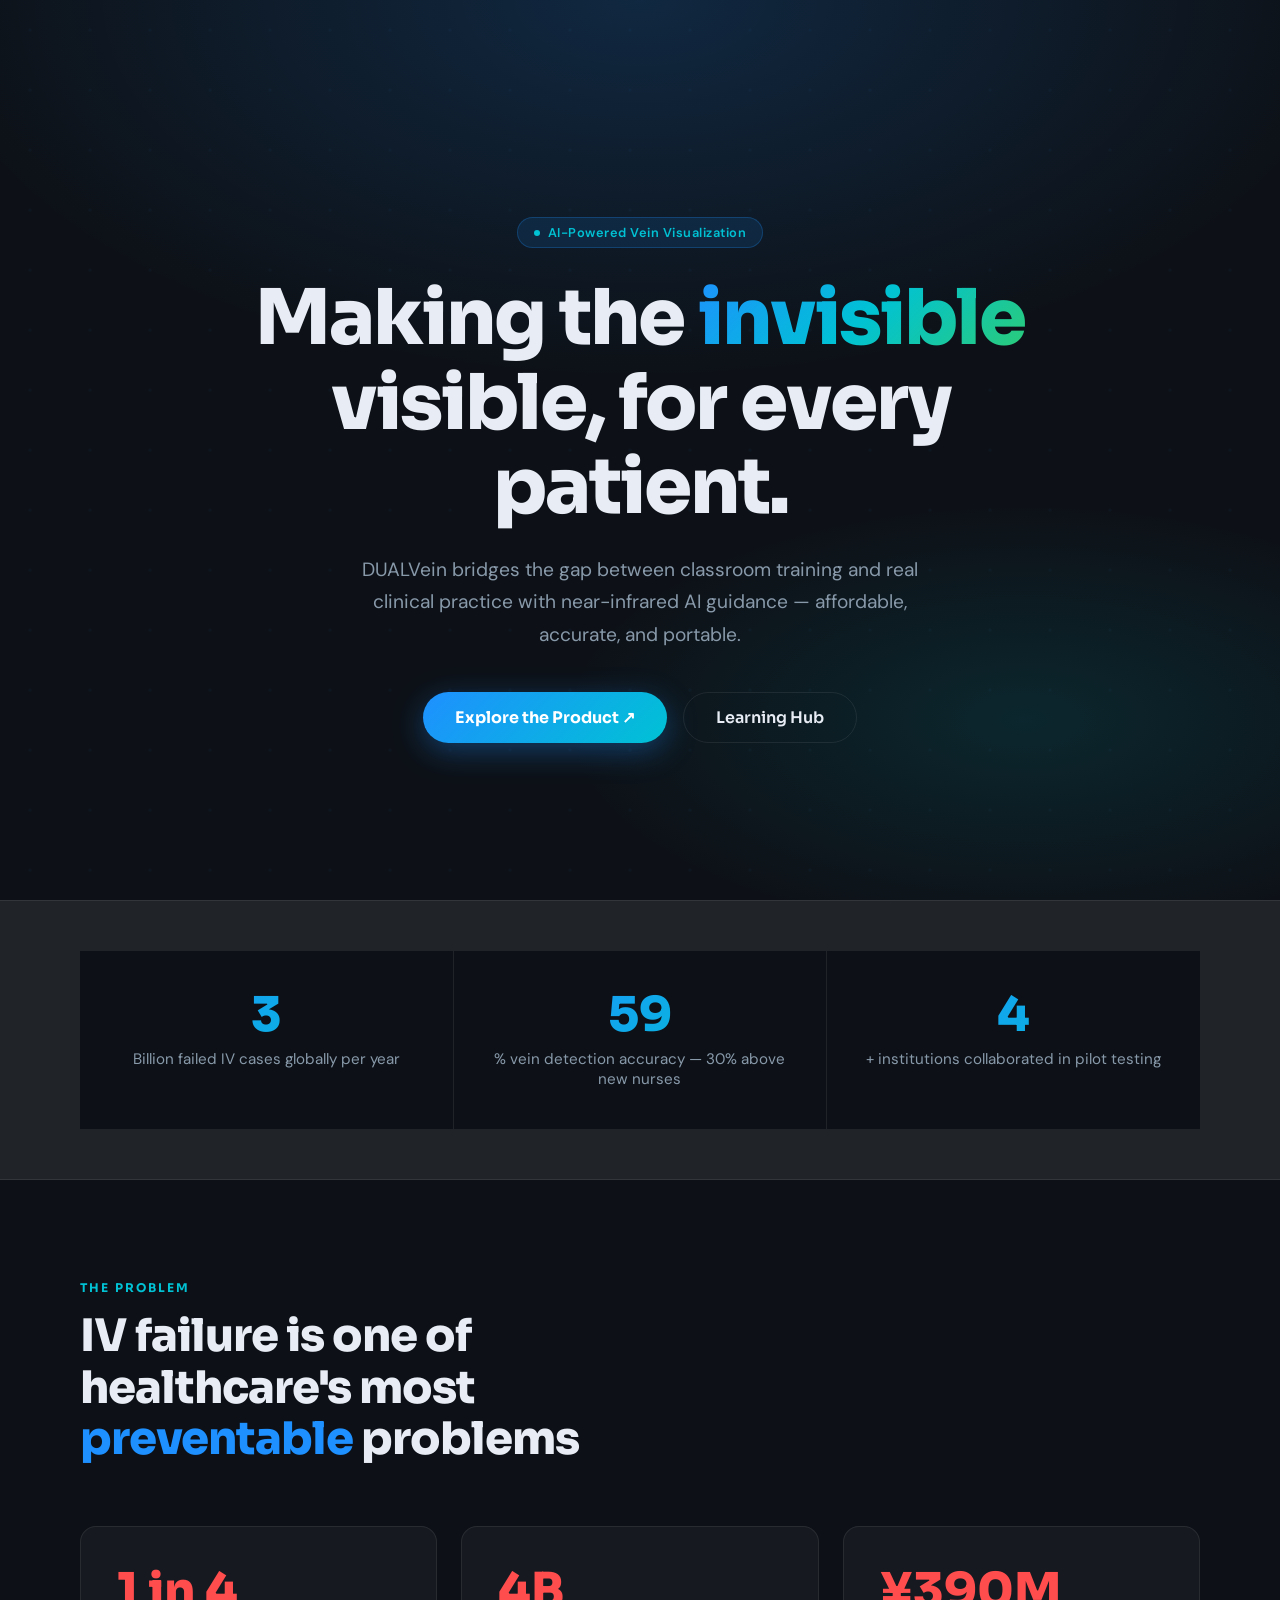
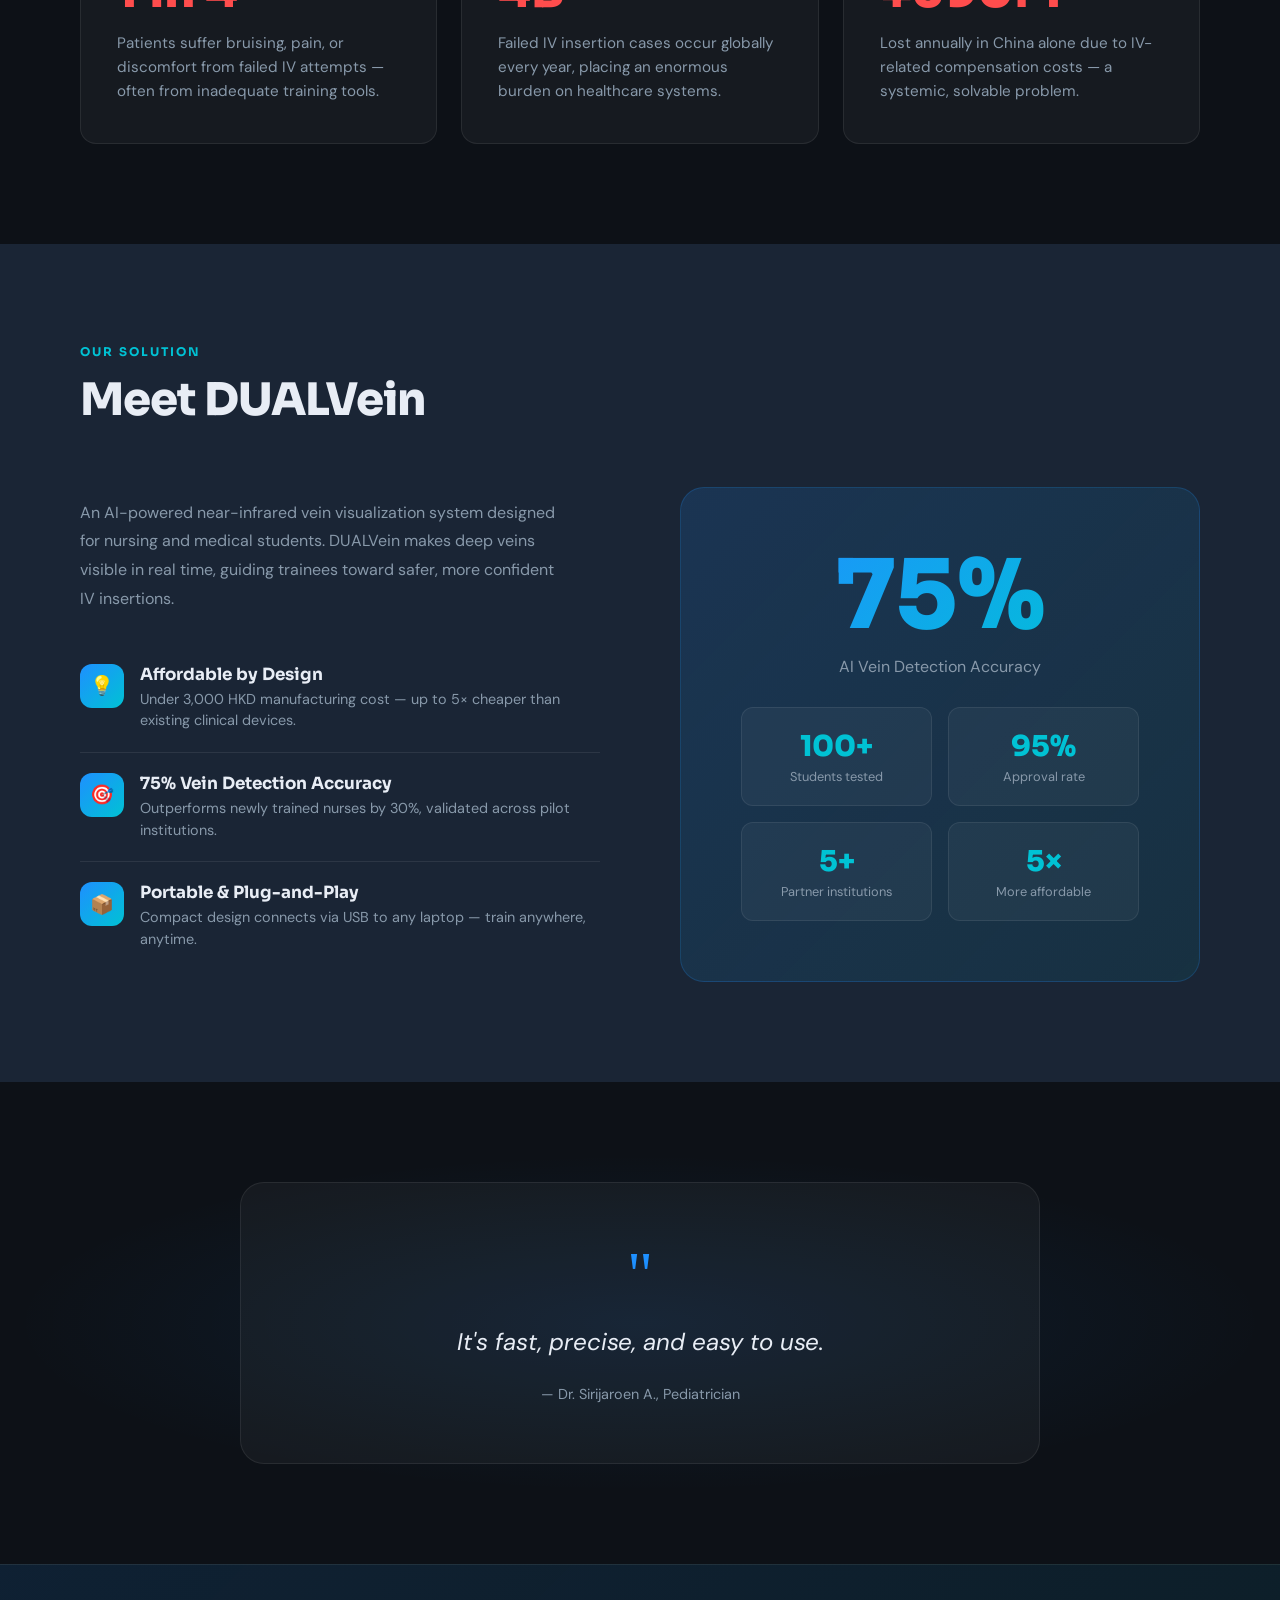
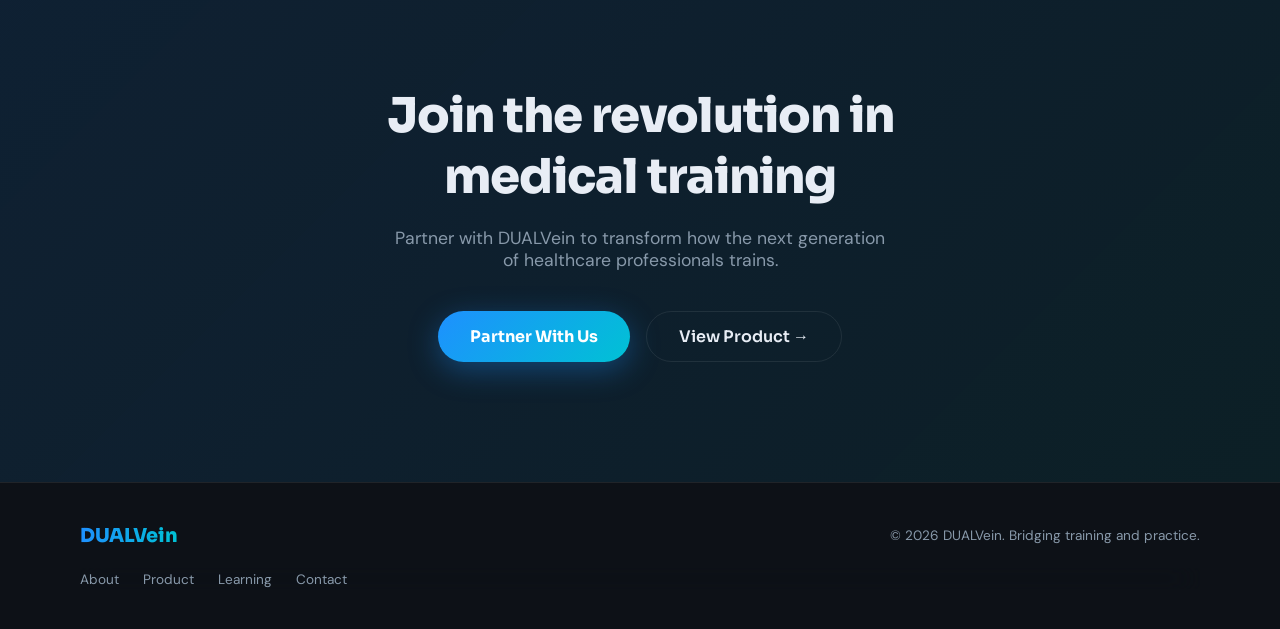
<file: index.html>
<!DOCTYPE html>
<html lang="en">
<head>
<meta charset="UTF-8" />
<meta name="viewport" content="width=device-width, initial-scale=1.0" />
<title>DUALVein – Vein Visualization for Medical Training</title>
<link href="https://fonts.googleapis.com/css2?family=Sora:wght@300;400;600;700;800&family=DM+Sans:ital,wght@0,400;0,500;1,400&display=swap" rel="stylesheet">
<style>
:root {
  --blue: #1E90FF;
  --cyan: #00C2D4;
  --green: #2ECC71;
  --dark: #0d1117;
  --mid: #1a2535;
  --text: #e8edf5;
  --muted: #8899aa;
  --card-bg: rgba(255,255,255,0.04);
  --border: rgba(255,255,255,0.08);
  --radius: 16px;
}
*, *::before, *::after { margin:0; padding:0; box-sizing:border-box; }
html { scroll-behavior: smooth; }
body {
  font-family: 'DM Sans', sans-serif;
  background: var(--dark);
  color: var(--text);
  overflow-x: hidden;
}

/* ── NAV ── */
nav {
  position: fixed; top:0; left:0; width:100%;
  background: rgba(13,17,23,0.88);
  backdrop-filter: blur(16px);
  border-bottom: 1px solid var(--border);
  padding: 0 60px;
  display: flex; align-items: center; justify-content: space-between;
  height: 68px;
  z-index: 200;
  opacity: 0; transform: translateY(-10px);
  transition: opacity .6s ease, transform .6s ease;
}
nav.visible { opacity:1; transform:translateY(0); }
.nav-logo {
  font-family: 'Sora', sans-serif;
  font-size: 1.45rem; font-weight: 800;
  background: linear-gradient(90deg, var(--blue), var(--cyan));
  -webkit-background-clip: text; background-clip: text;
  -webkit-text-fill-color: transparent;
  letter-spacing: -.5px;
  text-decoration: none;
}
nav ul { display:flex; gap:36px; list-style:none; align-items:center; }
nav a {
  font-family: 'Sora', sans-serif;
  text-decoration:none; color: var(--muted);
  font-size: .9rem; font-weight: 600;
  transition: color .2s;
}
nav a:hover, nav a.active { color: var(--text); }
.nav-cta {
  background: linear-gradient(135deg, var(--blue), var(--cyan));
  color: white !important;
  padding: 8px 22px;
  border-radius: 50px;
  font-size: .85rem !important;
  transition: opacity .2s !important;
}
.nav-cta:hover { opacity: .85; }

/* ── HERO ── */
.hero {
  min-height: 100vh;
  display: flex; flex-direction: column;
  align-items: center; justify-content: center;
  text-align: center;
  padding: 120px 40px 60px;
  position: relative; overflow: hidden;
  background: radial-gradient(ellipse 80% 60% at 50% 0%, rgba(30,144,255,.18) 0%, transparent 70%),
              radial-gradient(ellipse 60% 40% at 80% 80%, rgba(0,194,212,.12) 0%, transparent 60%),
              var(--dark);
}
.hero::before {
  content:'';
  position:absolute; inset:0;
  background: url("data:image/svg+xml,%3Csvg width='60' height='60' viewBox='0 0 60 60' xmlns='http://www.w3.org/2000/svg'%3E%3Cg fill='none' fill-rule='evenodd'%3E%3Cg fill='%231E90FF' fill-opacity='0.04'%3E%3Ccircle cx='30' cy='30' r='1.5'/%3E%3C/g%3E%3C/g%3E%3C/svg%3E");
  pointer-events:none;
}
.hero-badge {
  display: inline-flex; align-items: center; gap: 8px;
  background: rgba(30,144,255,.12);
  border: 1px solid rgba(30,144,255,.25);
  border-radius: 50px;
  padding: 6px 16px;
  font-size: .8rem; font-weight: 600;
  color: var(--cyan);
  margin-bottom: 28px;
  letter-spacing: .5px;
  animation: fadeUp .8s ease forwards;
}
.hero-badge span { width:6px; height:6px; background:var(--cyan); border-radius:50%; animation: pulse 1.5s infinite; }
@keyframes pulse { 0%,100%{opacity:1} 50%{opacity:.3} }
.hero h1 {
  font-family: 'Sora', sans-serif;
  font-size: clamp(2.8rem, 6vw, 5.2rem);
  font-weight: 800;
  line-height: 1.1;
  letter-spacing: -2px;
  max-width: 820px;
  animation: fadeUp .9s .1s ease both;
}
.hero h1 .grad {
  background: linear-gradient(135deg, var(--blue), var(--cyan) 50%, var(--green));
  -webkit-background-clip: text; background-clip: text;
  -webkit-text-fill-color: transparent;
}
.hero p {
  font-size: 1.2rem; color: var(--muted);
  max-width: 560px; margin: 24px auto 0;
  line-height: 1.7;
  animation: fadeUp 1s .2s ease both;
}
.hero-buttons {
  display: flex; gap: 16px; justify-content: center;
  flex-wrap: wrap; margin-top: 40px;
  animation: fadeUp 1s .35s ease both;
}
.btn-primary {
  display: inline-flex; align-items: center; gap: 8px;
  padding: 14px 32px;
  background: linear-gradient(135deg, var(--blue), var(--cyan));
  color: white; border-radius: 50px;
  font-family: 'Sora', sans-serif;
  font-weight: 700; font-size: 1rem;
  text-decoration: none;
  box-shadow: 0 8px 30px rgba(30,144,255,.35);
  transition: transform .2s, box-shadow .2s;
}
.btn-primary:hover { transform: translateY(-2px); box-shadow: 0 12px 40px rgba(30,144,255,.45); }
.btn-ghost {
  display: inline-flex; align-items: center; gap: 8px;
  padding: 14px 32px;
  background: transparent;
  color: var(--text); border: 1.5px solid var(--border);
  border-radius: 50px;
  font-family: 'Sora', sans-serif;
  font-weight: 600; font-size: 1rem;
  text-decoration: none;
  transition: border-color .2s, background .2s;
}
.btn-ghost:hover { border-color: rgba(255,255,255,.25); background: rgba(255,255,255,.05); }

/* ── STATS STRIP ── */
.stats-strip {
  padding: 50px 80px;
  display: grid;
  grid-template-columns: repeat(3, 1fr);
  gap: 1px;
  background: var(--border);
  border-top: 1px solid var(--border);
  border-bottom: 1px solid var(--border);
}
.stat-cell {
  background: var(--dark);
  padding: 40px 30px;
  text-align: center;
  transition: background .3s;
}
.stat-cell:hover { background: rgba(30,144,255,.05); }
.stat-cell .num {
  font-family: 'Sora', sans-serif;
  font-size: 3rem; font-weight: 800;
  background: linear-gradient(135deg, var(--blue), var(--cyan));
  -webkit-background-clip: text; background-clip: text;
  -webkit-text-fill-color: transparent;
  display: block; line-height: 1;
}
.stat-cell p { color: var(--muted); font-size: .95rem; margin-top: 10px; }

/* ── PROBLEM ── */
.section { padding: 100px 80px; }
.section-label {
  font-family: 'Sora', sans-serif;
  font-size: .75rem; font-weight: 700;
  letter-spacing: 2px;
  color: var(--cyan);
  text-transform: uppercase;
  margin-bottom: 16px;
}
.section-title {
  font-family: 'Sora', sans-serif;
  font-size: clamp(2rem, 3.5vw, 2.8rem);
  font-weight: 800;
  letter-spacing: -1px;
  line-height: 1.15;
  max-width: 600px;
}
.section-title .accent { color: var(--blue); }

.problem-grid {
  display: grid;
  grid-template-columns: repeat(3, 1fr);
  gap: 24px;
  margin-top: 60px;
}
.problem-card {
  background: var(--card-bg);
  border: 1px solid var(--border);
  border-radius: var(--radius);
  padding: 40px 36px;
  position: relative; overflow: hidden;
  transition: border-color .3s, transform .3s;
  opacity: 0; transform: translateY(30px);
  transition: opacity .6s ease, transform .6s ease, border-color .3s;
}
.problem-card.show { opacity:1; transform:translateY(0); }
.problem-card:hover { border-color: rgba(30,144,255,.35); transform: translateY(-4px); }
.problem-card::before {
  content:'';
  position:absolute; top:0; left:0; right:0; height:2px;
  background: linear-gradient(90deg, var(--blue), var(--cyan));
  transform: scaleX(0); transform-origin: left;
  transition: transform .3s;
}
.problem-card:hover::before { transform: scaleX(1); }
.problem-num {
  font-family: 'Sora', sans-serif;
  font-size: 3rem; font-weight: 800;
  color: #ff4d4d;
  line-height: 1;
  margin-bottom: 16px;
}
.problem-card p { color: var(--muted); line-height: 1.6; font-size: .95rem; }

/* ── SOLUTION ── */
.solution-section { background: var(--mid); }
.solution-grid {
  display: grid;
  grid-template-columns: 1fr 1fr;
  gap: 80px;
  align-items: center;
  margin-top: 60px;
}
.solution-list { list-style: none; margin-top: 30px; }
.solution-list li {
  display: flex; gap: 16px; align-items: flex-start;
  padding: 20px 0;
  border-bottom: 1px solid var(--border);
}
.solution-list li:last-child { border-bottom: none; }
.sol-icon {
  width: 44px; height: 44px;
  background: linear-gradient(135deg, var(--blue), var(--cyan));
  border-radius: 12px;
  display: flex; align-items: center; justify-content: center;
  font-size: 1.2rem;
  flex-shrink: 0;
}
.sol-text h4 {
  font-family: 'Sora', sans-serif;
  font-weight: 700; font-size: 1.05rem;
  margin-bottom: 4px;
}
.sol-text p { color: var(--muted); font-size: .9rem; line-height: 1.5; }
.solution-visual {
  background: linear-gradient(135deg, rgba(30,144,255,.15), rgba(0,194,212,.08));
  border: 1px solid rgba(30,144,255,.2);
  border-radius: 24px;
  padding: 60px;
  text-align: center;
  position: relative;
}
.solution-visual .big-stat {
  font-family: 'Sora', sans-serif;
  font-size: 6rem; font-weight: 800;
  background: linear-gradient(135deg, var(--blue), var(--cyan));
  -webkit-background-clip: text; background-clip: text;
  -webkit-text-fill-color: transparent;
  line-height: 1;
}
.solution-visual p { color: var(--muted); font-size: 1rem; margin-top: 12px; }
.mini-stats {
  display: grid; grid-template-columns: 1fr 1fr; gap: 16px;
  margin-top: 30px;
}
.mini-stat {
  background: rgba(255,255,255,.04);
  border: 1px solid var(--border);
  border-radius: 12px;
  padding: 20px;
  text-align: center;
}
.mini-stat .n {
  font-family: 'Sora', sans-serif;
  font-weight: 800; font-size: 1.8rem;
  color: var(--cyan);
}
.mini-stat .l { color: var(--muted); font-size: .8rem; margin-top: 4px; }

/* ── TESTIMONIAL ── */
.quote-section {
  padding: 100px 80px;
  background: radial-gradient(ellipse 70% 50% at 50% 50%, rgba(30,144,255,.1), transparent 70%);
}
.quote-card {
  max-width: 800px; margin: 0 auto;
  background: var(--card-bg);
  border: 1px solid var(--border);
  border-radius: 24px;
  padding: 60px;
  text-align: center;
  opacity: 0; transform: translateY(20px);
  transition: opacity .7s ease, transform .7s ease;
}
.quote-card.show { opacity:1; transform:translateY(0); }
.quote-mark { font-size: 4rem; color: var(--blue); line-height: 1; margin-bottom: 16px; font-family: Georgia, serif; }
.quote-card blockquote {
  font-size: 1.5rem; font-style: italic;
  color: var(--text); line-height: 1.6;
}
.quote-card cite {
  display: block; margin-top: 24px;
  color: var(--muted); font-size: .9rem;
  font-style: normal;
}

/* ── CTA ── */
.cta-section {
  padding: 120px 80px;
  text-align: center;
  background: linear-gradient(135deg, rgba(30,144,255,.12), rgba(0,194,212,.08));
  border-top: 1px solid var(--border);
}
.cta-section h2 {
  font-family: 'Sora', sans-serif;
  font-size: clamp(2rem, 4vw, 3rem);
  font-weight: 800;
  letter-spacing: -1px;
  max-width: 700px; margin: 0 auto;
}
.cta-section p { color: var(--muted); font-size: 1.1rem; margin: 20px auto 40px; max-width: 500px; }
.cta-buttons { display:flex; gap:16px; justify-content:center; flex-wrap:wrap; }

/* ── FOOTER ── */
footer {
  background: var(--dark);
  border-top: 1px solid var(--border);
  padding: 40px 80px;
  display: flex; align-items: center; justify-content: space-between;
  flex-wrap: wrap; gap: 20px;
}
.footer-logo {
  font-family: 'Sora', sans-serif;
  font-weight: 800; font-size: 1.2rem;
  background: linear-gradient(90deg, var(--blue), var(--cyan));
  -webkit-background-clip: text; background-clip: text;
  -webkit-text-fill-color: transparent;
}
footer p { color: var(--muted); font-size: .85rem; }
footer nav { position:static; background:none; border:none; padding:0; height:auto; opacity:1; transform:none; }
footer nav ul { gap: 24px; }
footer nav a { font-size:.85rem; font-family: 'DM Sans', sans-serif; font-weight:400; }

@keyframes fadeUp { from{opacity:0;transform:translateY(20px)} to{opacity:1;transform:translateY(0)} }

/* ── RESPONSIVE ── */
@media (max-width: 900px) {
  .stats-strip { grid-template-columns: 1fr; gap: 0; }
  .problem-grid { grid-template-columns: 1fr; }
  .solution-grid { grid-template-columns: 1fr; gap: 40px; }
  .section { padding: 60px 24px; }
  nav { padding: 0 24px; }
  nav ul { display: none; }
  footer { padding: 30px 24px; }
  footer nav { display:none; }
  .quote-card { padding: 40px 24px; }
  .cta-section { padding: 80px 24px; }
}
</style>
</head>
<body>

<nav>
  <a class="nav-logo" href="index.html">DUALVein</a>
  <ul>
    <li><a href="index.html">Home</a></li>
    <li><a href="about.html">About Us</a></li>
    <li><a href="learning.html" class="active">Learning Hub</a></li>
    <li><a href="product.html">Product</a></li>
    <li><a href="contact.html">Contact Us</a></li>
    <li><a href="contact.html" class="nav-cta">Get in Touch</a></li>
  </ul>
</nav>

<!-- HERO -->
<section class="hero">
  <div class="hero-badge"><span></span>AI-Powered Vein Visualization</div>
  <h1>Making the <span class="grad">invisible</span><br>visible, for every patient.</h1>
  <p>DUALVein bridges the gap between classroom training and real clinical practice with near-infrared AI guidance — affordable, accurate, and portable.</p>
  <div class="hero-buttons">
    <a href="product.html" class="btn-primary">Explore the Product ↗</a>
    <a href="learning.html" class="btn-ghost">Learning Hub</a>
  </div>
</section>

<!-- STATS STRIP -->
<div class="stats-strip">
  <div class="stat-cell">
    <span class="num" data-target="4">0</span>
    <p>Billion failed IV cases globally per year</p>
  </div>
  <div class="stat-cell">
    <span class="num" data-target="75">0</span>
    <p>% vein detection accuracy — 30% above new nurses</p>
  </div>
  <div class="stat-cell">
    <span class="num" data-target="5">0</span>
    <p>+ institutions collaborated in pilot testing</p>
  </div>
</div>

<!-- PROBLEM -->
<section class="section">
  <p class="section-label">The Problem</p>
  <h2 class="section-title">IV failure is one of healthcare's most <span class="accent">preventable</span> problems</h2>
  <div class="problem-grid" id="problem-grid">
    <div class="problem-card">
      <div class="problem-num">1 in 4</div>
      <p>Patients suffer bruising, pain, or discomfort from failed IV attempts — often from inadequate training tools.</p>
    </div>
    <div class="problem-card">
      <div class="problem-num">4B</div>
      <p>Failed IV insertion cases occur globally every year, placing an enormous burden on healthcare systems.</p>
    </div>
    <div class="problem-card">
      <div class="problem-num">¥390M</div>
      <p>Lost annually in China alone due to IV-related compensation costs — a systemic, solvable problem.</p>
    </div>
  </div>
</section>

<!-- SOLUTION -->
<section class="section solution-section">
  <p class="section-label">Our Solution</p>
  <h2 class="section-title">Meet DUALVein</h2>
  <div class="solution-grid">
    <div>
      <p style="color:var(--muted); line-height:1.8; max-width:480px; margin-bottom:10px;">
        An AI-powered near-infrared vein visualization system designed for nursing and medical students. DUALVein makes deep veins visible in real time, guiding trainees toward safer, more confident IV insertions.
      </p>
      <ul class="solution-list">
        <li>
          <div class="sol-icon">💡</div>
          <div class="sol-text">
            <h4>Affordable by Design</h4>
            <p>Under 3,000 HKD manufacturing cost — up to 5× cheaper than existing clinical devices.</p>
          </div>
        </li>
        <li>
          <div class="sol-icon">🎯</div>
          <div class="sol-text">
            <h4>75% Vein Detection Accuracy</h4>
            <p>Outperforms newly trained nurses by 30%, validated across pilot institutions.</p>
          </div>
        </li>
        <li>
          <div class="sol-icon">📦</div>
          <div class="sol-text">
            <h4>Portable &amp; Plug-and-Play</h4>
            <p>Compact design connects via USB to any laptop — train anywhere, anytime.</p>
          </div>
        </li>
      </ul>
    </div>
    <div class="solution-visual">
      <div class="big-stat">75%</div>
      <p>AI Vein Detection Accuracy</p>
      <div class="mini-stats">
        <div class="mini-stat"><div class="n">100+</div><div class="l">Students tested</div></div>
        <div class="mini-stat"><div class="n">95%</div><div class="l">Approval rate</div></div>
        <div class="mini-stat"><div class="n">5+</div><div class="l">Partner institutions</div></div>
        <div class="mini-stat"><div class="n">5×</div><div class="l">More affordable</div></div>
      </div>
    </div>
  </div>
</section>

<!-- TESTIMONIAL -->
<section class="quote-section">
  <div class="quote-card" id="quote-card">
    <div class="quote-mark">"</div>
    <blockquote>It's fast, precise, and easy to use.</blockquote>
    <cite>— Dr. Sirijaroen A., Pediatrician</cite>
  </div>
</section>

<!-- CTA -->
<section class="cta-section">
  <h2>Join the revolution in medical training</h2>
  <p>Partner with DUALVein to transform how the next generation of healthcare professionals trains.</p>
  <div class="cta-buttons">
    <a href="contact.html" class="btn-primary">Partner With Us</a>
    <a href="product.html" class="btn-ghost">View Product →</a>
  </div>
</section>

<!-- FOOTER -->
<footer>
  <div class="footer-logo">DUALVein</div>
  <p>© 2026 DUALVein. Bridging training and practice.</p>
  <nav>
    <ul>
      <li><a href="about.html">About</a></li>
      <li><a href="product.html">Product</a></li>
      <li><a href="learning.html">Learning</a></li>
      <li><a href="contact.html">Contact</a></li>
    </ul>
  </nav>
</footer>

<script>
// Navbar
const navbar = document.getElementById('navbar');
setTimeout(() => navbar.classList.add('visible'), 200);

// Scroll observer
const observer = new IntersectionObserver(entries => {
  entries.forEach(e => { if (e.isIntersecting) e.target.classList.add('show'); });
}, { threshold: 0.15 });
document.querySelectorAll('.problem-card, .quote-card').forEach(el => observer.observe(el));

// Animated counters
const counters = document.querySelectorAll('[data-target]');
const counterObs = new IntersectionObserver(entries => {
  entries.forEach(e => {
    if (!e.isIntersecting) return;
    const el = e.target;
    const target = parseFloat(el.dataset.target);
    const isFloat = el.dataset.target.includes('.');
    let current = 0;
    const step = target / 60;
    const tick = () => {
      current = Math.min(current + step, target);
      el.textContent = isFloat ? current.toFixed(1) : Math.round(current);
      if (current < target) requestAnimationFrame(tick);
      else el.textContent = target;
    };
    tick();
    counterObs.unobserve(el);
  });
}, { threshold: 0.5 });
counters.forEach(c => counterObs.observe(c));
</script>
</body>
</html>
</file>
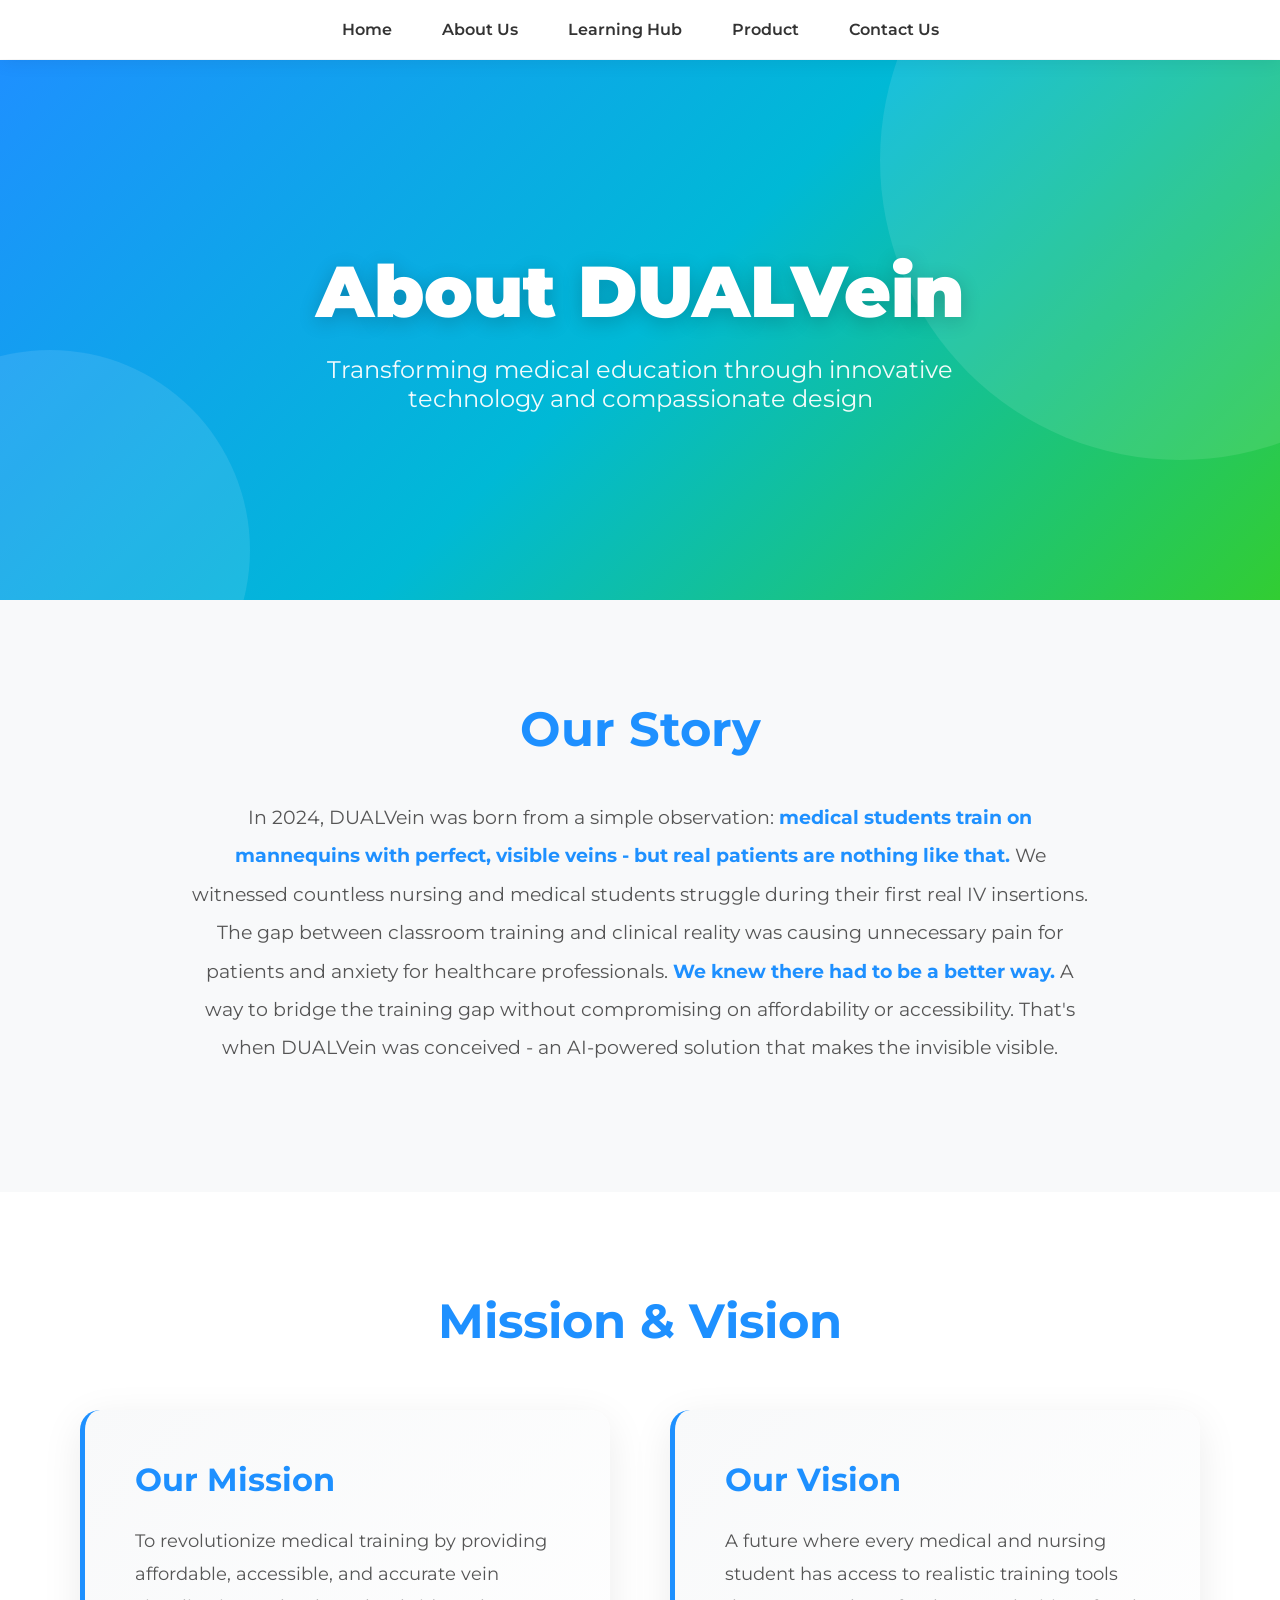
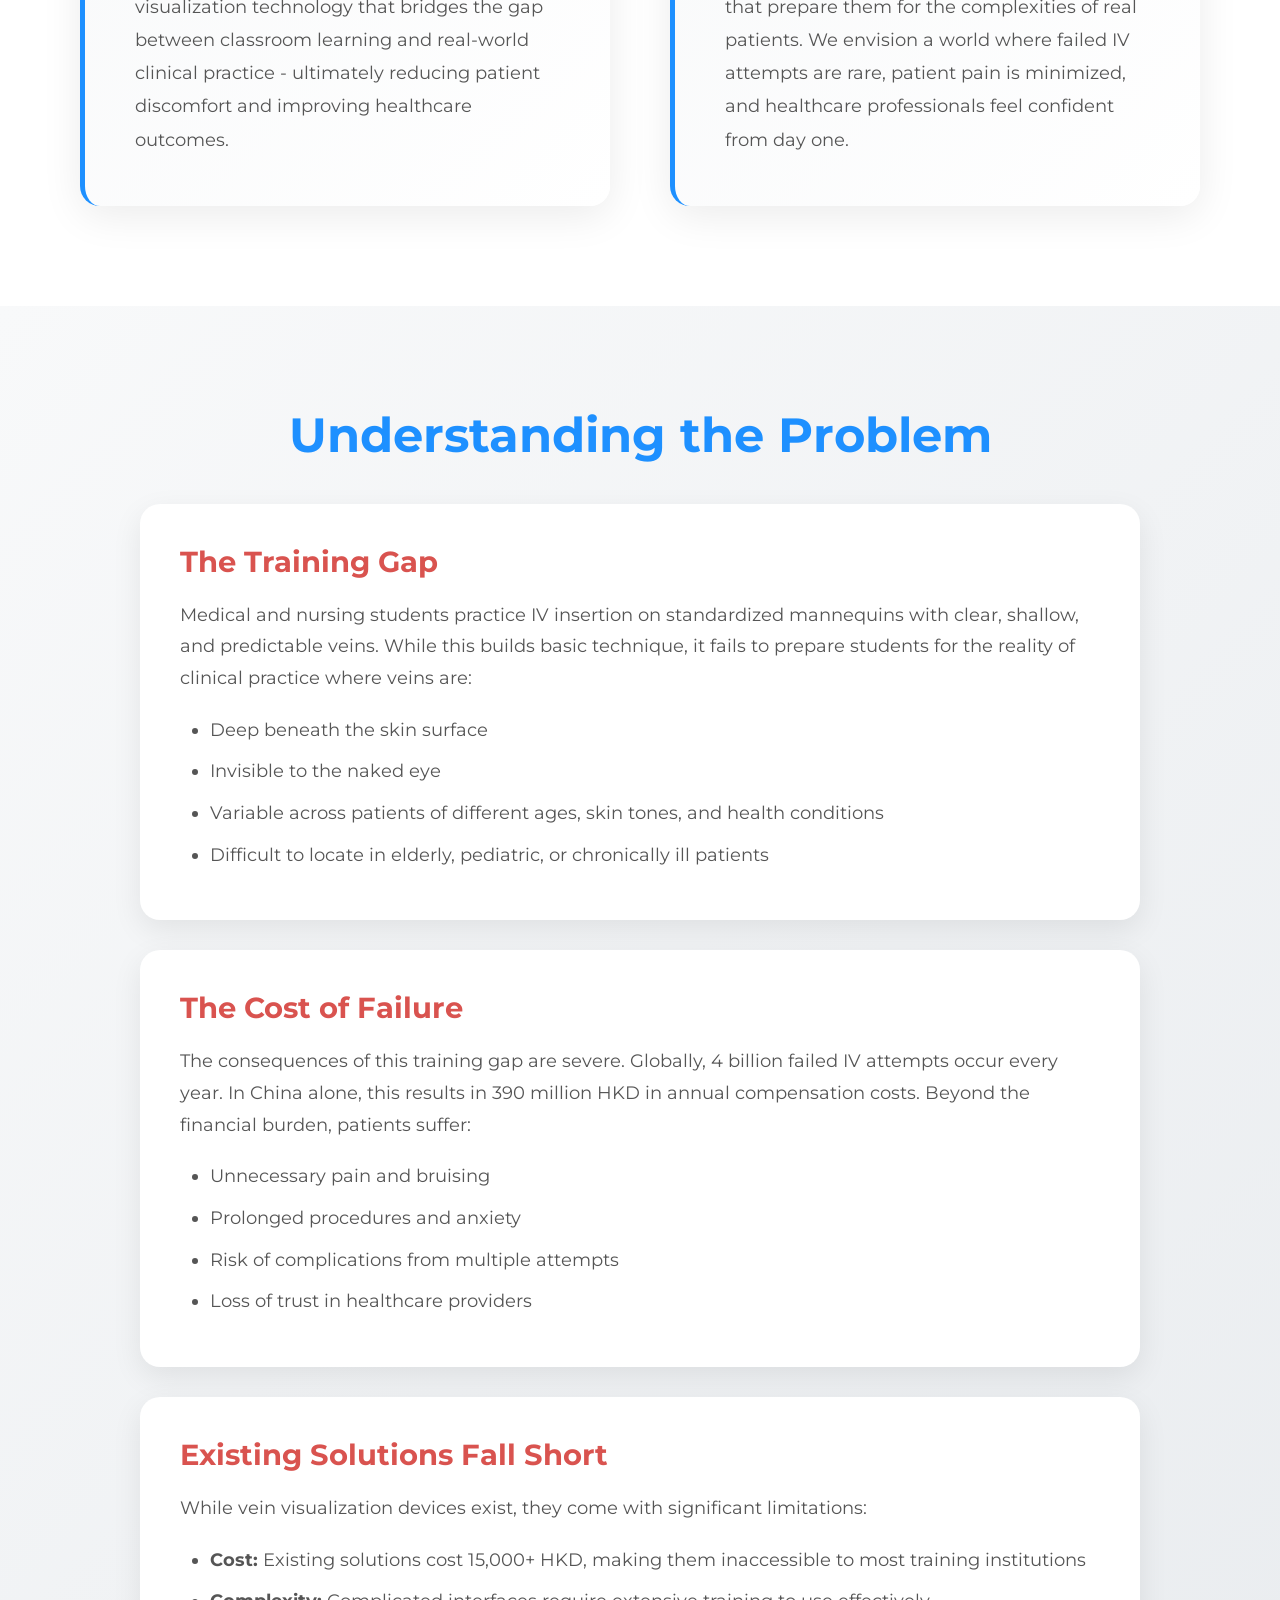
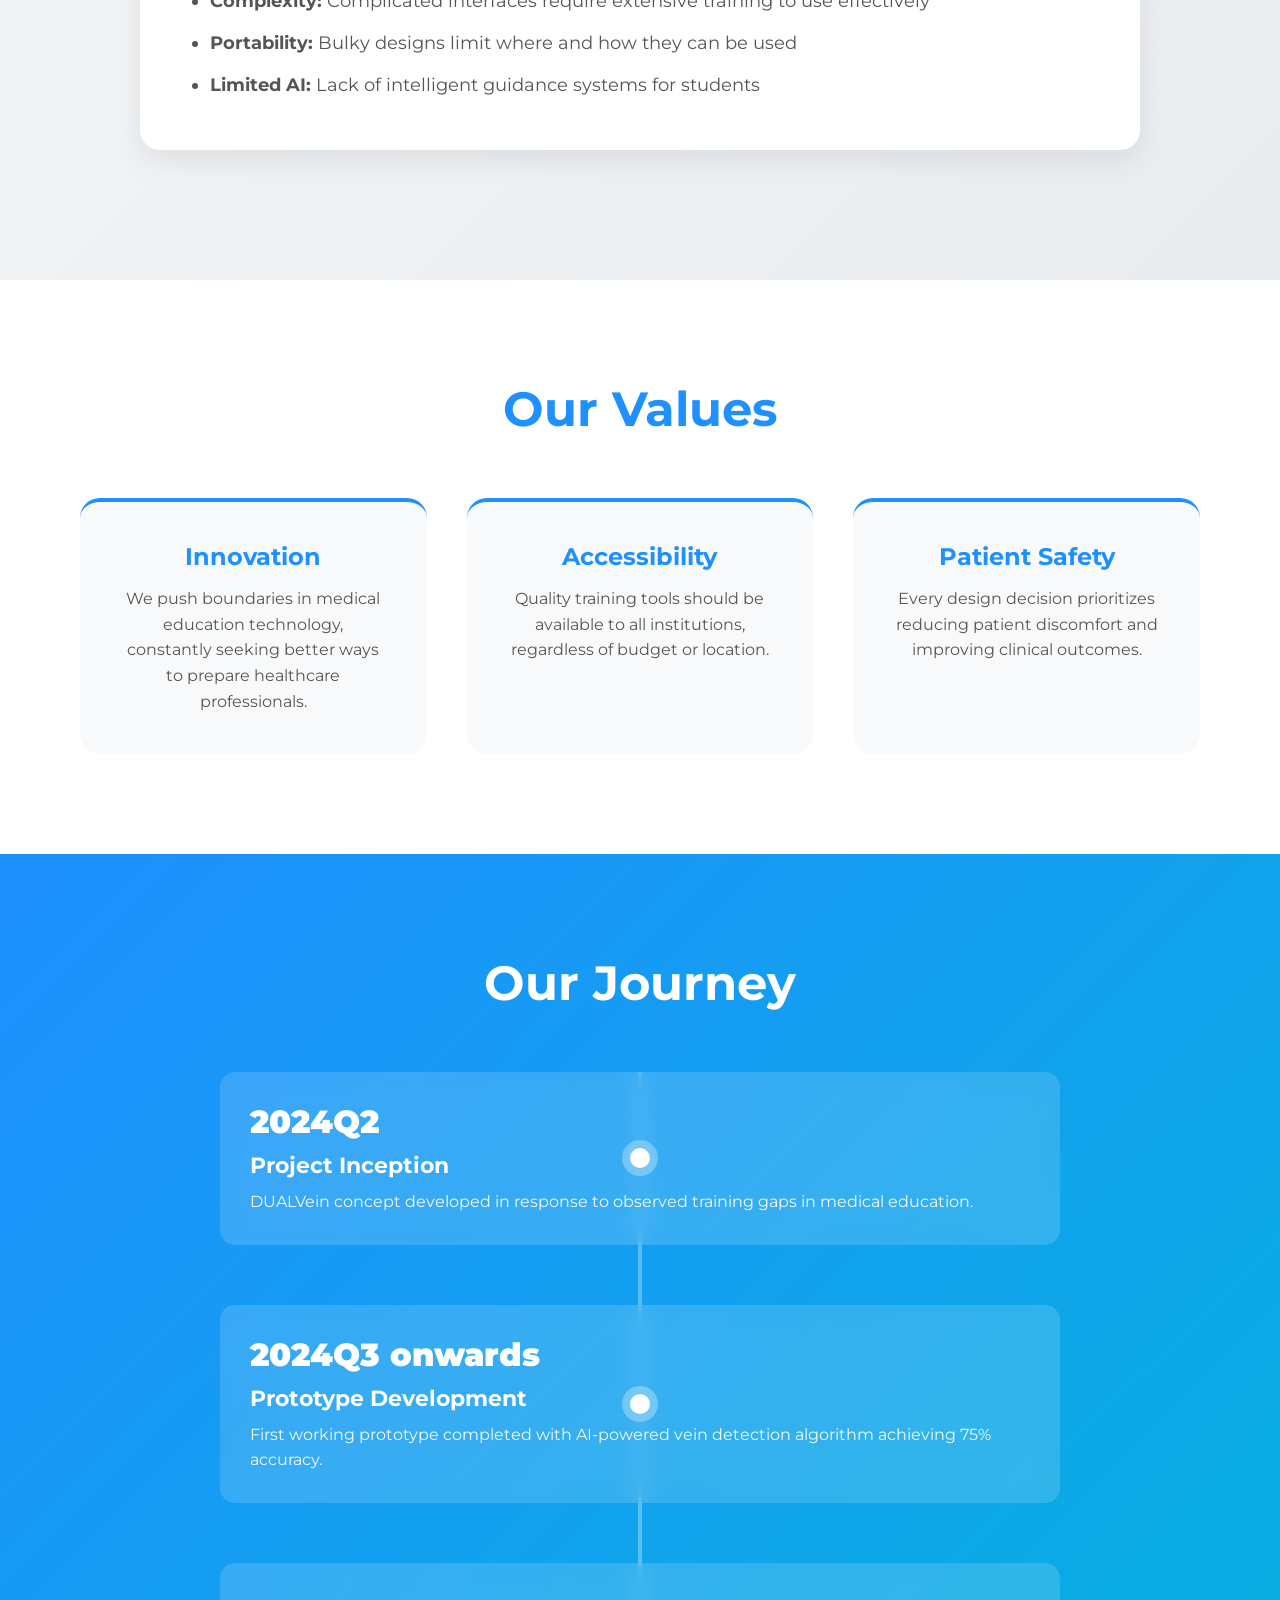
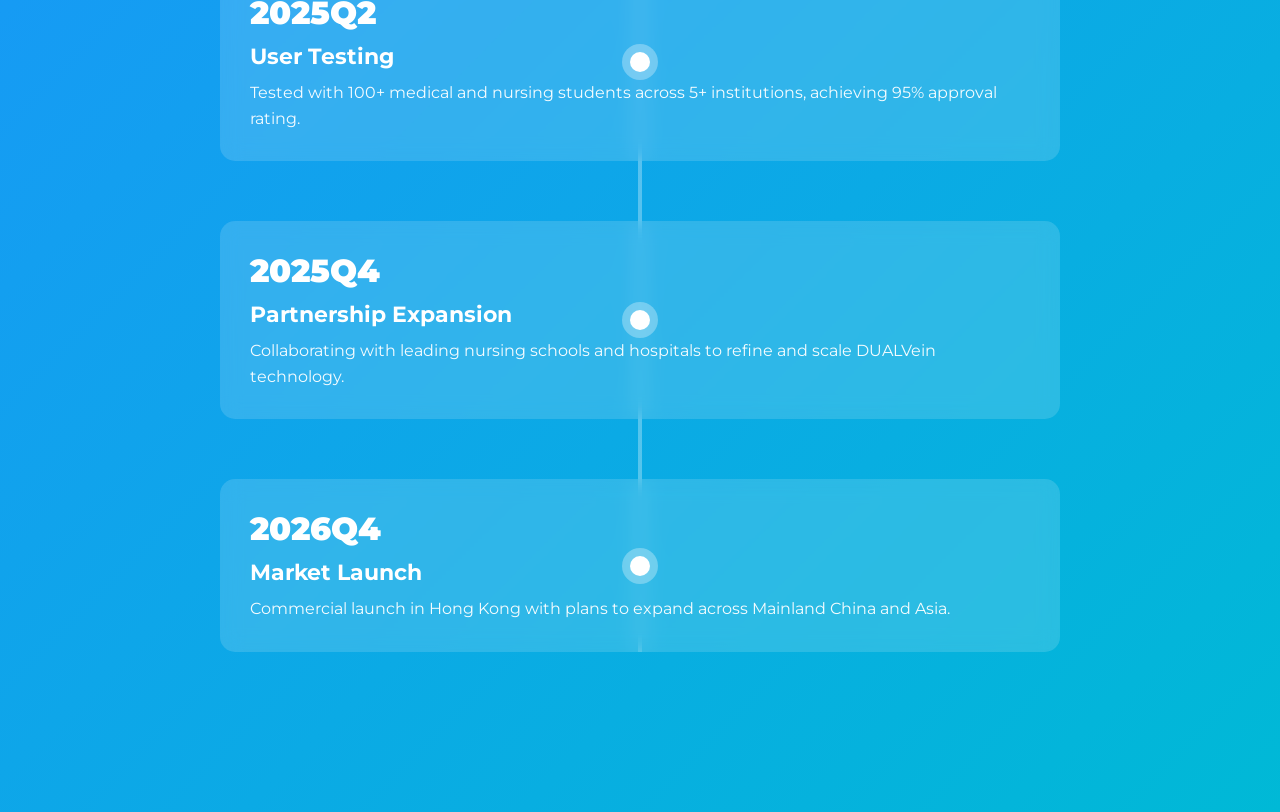
<file: about(2).html>
<!DOCTYPE html>
<html lang="en">
<head>
  <meta charset="UTF-8" />
  <meta name="viewport" content="width=device-width, initial-scale=1.0" />
  <title>About Us - DUALVein</title>
  <link href="https://fonts.googleapis.com/css2?family=Montserrat:wght@400;600;700;900&display=swap" rel="stylesheet">
  <style>
    * {
      margin: 0;
      padding: 0;
      box-sizing: border-box;
    }
    
    body {
      font-family: 'Montserrat', sans-serif;
      overflow-x: hidden;
      background: #ffffff;
    }

    /* Navbar */
    nav {
      position: fixed;
      top: 0;
      left: 0;
      width: 100%;
      background: rgba(255, 255, 255, 0.95);
      backdrop-filter: blur(10px);
      padding: 20px 60px;
      display: flex;
      justify-content: center;
      box-shadow: 0 2px 20px rgba(0, 0, 0, 0.08);
      z-index: 100;
    }

    nav ul {
      display: flex;
      gap: 50px;
      list-style: none;
      align-items: center;
    }

    nav a {
      text-decoration: none;
      color: #333;
      font-weight: 600;
      font-size: 1rem;
      transition: color 0.3s;
      position: relative;
    }

    nav a:hover {
      color: #1E90FF;
    }

    nav a::after {
      content: '';
      position: absolute;
      bottom: -5px;
      left: 0;
      width: 0;
      height: 2px;
      background: #1E90FF;
      transition: width 0.3s ease;
    }

    nav a:hover::after {
      width: 100%;
    }

    /* Hero Section */
    .about-hero {
      height: 60vh;
      background: linear-gradient(135deg, #1E90FF 0%, #00B9D6 50%, #32CD32 100%);
      display: flex;
      align-items: center;
      justify-content: center;
      position: relative;
      overflow: hidden;
      margin-top: 60px;
    }

    .about-hero::before {
      content: '';
      position: absolute;
      width: 600px;
      height: 600px;
      background: rgba(255, 255, 255, 0.1);
      border-radius: 50%;
      top: -200px;
      right: -200px;
      animation: float 8s infinite ease-in-out;
    }

    .about-hero::after {
      content: '';
      position: absolute;
      width: 400px;
      height: 400px;
      background: rgba(255, 255, 255, 0.1);
      border-radius: 50%;
      bottom: -150px;
      left: -150px;
      animation: float 6s infinite ease-in-out reverse;
    }

    @keyframes float {
      0%, 100% { transform: translateY(0); }
      50% { transform: translateY(-30px); }
    }

    .about-hero-content {
      text-align: center;
      color: white;
      z-index: 2;
      padding: 0 40px;
    }

    .about-hero h1 {
      font-size: 4.5rem;
      font-weight: 900;
      margin-bottom: 20px;
      text-shadow: 0 4px 20px rgba(0, 0, 0, 0.2);
    }

    .about-hero p {
      font-size: 1.5rem;
      font-weight: 400;
      opacity: 0.95;
      max-width: 700px;
      margin: 0 auto;
    }

    /* Content Section */
    .content-section {
      padding: 100px 80px;
      position: relative;
    }

    .content-section h2 {
      font-size: 3rem;
      font-weight: 700;
      text-align: center;
      margin-bottom: 40px;
      color: #1E90FF;
    }

    /* Our Story */
    .story-section {
      background: #f8f9fa;
    }

    .story-content {
      max-width: 900px;
      margin: 0 auto;
      font-size: 1.2rem;
      line-height: 2;
      color: #555;
      text-align: center;
    }

    .story-content p {
      margin-bottom: 25px;
    }

    .highlight {
      color: #1E90FF;
      font-weight: 700;
    }

    /* Mission & Vision */
    .mission-vision-section {
      background: white;
    }

    .mission-vision-grid {
      display: grid;
      grid-template-columns: repeat(auto-fit, minmax(400px, 1fr));
      gap: 60px;
      margin-top: 60px;
    }

    .mission-vision-card {
      padding: 50px;
      background: linear-gradient(135deg, #f8f9fa 0%, #ffffff 100%);
      border-radius: 20px;
      border-left: 5px solid #1E90FF;
      box-shadow: 0 10px 40px rgba(0, 0, 0, 0.08);
      transform: translateX(-30px);
      opacity: 0;
      transition: all 0.6s ease;
    }

    .mission-vision-card.show {
      transform: translateX(0);
      opacity: 1;
    }

    .mission-vision-card h3 {
      font-size: 2rem;
      color: #1E90FF;
      margin-bottom: 25px;
      font-weight: 700;
    }

    .mission-vision-card p {
      font-size: 1.15rem;
      line-height: 1.8;
      color: #555;
    }

    /* Problem Deep Dive */
    .problem-deep-section {
      background: linear-gradient(135deg, #f8f9fa 0%, #e9ecef 100%);
    }

    .problem-deep-content {
      max-width: 1000px;
      margin: 0 auto;
    }

    .problem-block {
      background: white;
      padding: 40px;
      border-radius: 20px;
      margin-bottom: 30px;
      box-shadow: 0 10px 30px rgba(0, 0, 0, 0.08);
      transform: translateY(30px);
      opacity: 0;
      transition: all 0.6s ease;
    }

    .problem-block.show {
      transform: translateY(0);
      opacity: 1;
    }

    .problem-block h3 {
      font-size: 1.8rem;
      color: #d9534f;
      margin-bottom: 20px;
      font-weight: 700;
    }

    .problem-block p {
      font-size: 1.1rem;
      line-height: 1.8;
      color: #555;
    }

    .problem-block ul {
      margin-top: 20px;
      margin-left: 30px;
      font-size: 1.1rem;
      line-height: 1.8;
      color: #555;
    }

    .problem-block li {
      margin-bottom: 10px;
    }

    /* Our Solution */
    .solution-deep-section {
      background: white;
    }

    .solution-features {
      display: grid;
      grid-template-columns: repeat(auto-fit, minmax(300px, 1fr));
      gap: 40px;
      margin-top: 60px;
    }

    .solution-feature {
      padding: 40px;
      background: linear-gradient(135deg, #1E90FF 0%, #00B9D6 100%);
      border-radius: 20px;
      color: white;
      text-align: center;
      transform: scale(0.95);
      opacity: 0;
      transition: all 0.5s ease;
    }

    .solution-feature.show {
      transform: scale(1);
      opacity: 1;
    }

    .solution-feature:hover {
      transform: scale(1.05);
      box-shadow: 0 20px 50px rgba(30, 144, 255, 0.3);
    }

    .solution-feature h3 {
      font-size: 1.6rem;
      margin-bottom: 15px;
      font-weight: 700;
    }

    .solution-feature p {
      font-size: 1.05rem;
      line-height: 1.6;
      opacity: 0.95;
    }

    /* Team Section */
    .team-section {
      background: #f8f9fa;
    }

    .team-intro {
      text-align: center;
      max-width: 800px;
      margin: 0 auto 60px;
      font-size: 1.2rem;
      color: #555;
      line-height: 1.8;
    }

    .team-grid {
      display: grid;
      grid-template-columns: repeat(auto-fit, minmax(280px, 1fr));
      gap: 40px;
      margin-top: 60px;
    }

    .team-card {
      background: white;
      padding: 40px;
      border-radius: 20px;
      text-align: center;
      box-shadow: 0 10px 30px rgba(0, 0, 0, 0.08);
      transform: translateY(30px);
      opacity: 0;
      transition: all 0.5s ease;
    }

    .team-card.show {
      transform: translateY(0);
      opacity: 1;
    }

    .team-card:hover {
      transform: translateY(-10px);
      box-shadow: 0 20px 50px rgba(0, 0, 0, 0.12);
    }

    .team-icon {
      width: 140px;
      height: 140px;
      background: linear-gradient(135deg, #1E90FF, #00B9D6);
      border-radius: 50%;
      margin: 0 auto 25px;
      display: flex;
      align-items: center;
      justify-content: center;
      font-size: 3rem;
    }

    .team-card h3 {
      font-size: 1.5rem;
      color: #333;
      margin-bottom: 10px;
      font-weight: 700;
    }

    .team-card .role {
      color: #1E90FF;
      font-weight: 600;
      margin-bottom: 15px;
      font-size: 1.1rem;
    }

    .team-card p {
      color: #666;
      line-height: 1.6;
      font-size: 0.95rem;
    }

    /* Values Section */
    .values-section {
      background: white;
    }

    .values-grid {
      display: grid;
      grid-template-columns: repeat(auto-fit, minmax(250px, 1fr));
      gap: 40px;
      margin-top: 60px;
    }

    .value-card {
      padding: 40px;
      background: #f8f9fa;
      border-radius: 20px;
      text-align: center;
      border-top: 4px solid #1E90FF;
      transform: translateY(30px);
      opacity: 0;
      transition: all 0.5s ease;
    }

    .value-card.show {
      transform: translateY(0);
      opacity: 1;
    }

    .value-card h3 {
      font-size: 1.5rem;
      color: #1E90FF;
      margin-bottom: 15px;
      font-weight: 700;
    }

    .value-card p {
      color: #555;
      line-height: 1.6;
      font-size: 1rem;
    }

    /* Milestones Section */
    .milestones-section {
      background: linear-gradient(135deg, #1E90FF 0%, #00B9D6 100%);
      color: white;
    }

    .milestones-section h2 {
      color: white;
    }

    .timeline {
      max-width: 900px;
      margin: 60px auto 0;
      position: relative;
    }

    .timeline::before {
      content: '';
      position: absolute;
      left: 50%;
      transform: translateX(-50%);
      width: 4px;
      height: 100%;
      background: rgba(255, 255, 255, 0.3);
    }

    .milestone {
      display: flex;
      align-items: center;
      margin-bottom: 60px;
      position: relative;
      transform: translateX(-50px);
      opacity: 0;
      transition: all 0.6s ease;
    }

    .milestone.show {
      transform: translateX(0);
      opacity: 1;
    }

    .milestone:nth-child(even) {
      flex-direction: row-reverse;
      transform: translateX(50px);
    }

    .milestone:nth-child(even).show {
      transform: translateX(0);
    }

    .milestone-content {
      flex: 1;
      background: rgba(255, 255, 255, 0.15);
      backdrop-filter: blur(10px);
      padding: 30px;
      border-radius: 15px;
      margin: 0 30px;
    }

    .milestone-year {
      font-size: 2rem;
      font-weight: 900;
      margin-bottom: 10px;
    }

    .milestone-content h3 {
      font-size: 1.4rem;
      margin-bottom: 10px;
      font-weight: 700;
    }

    .milestone-content p {
      font-size: 1rem;
      line-height: 1.6;
      opacity: 0.95;
    }

    .milestone-dot {
      width: 20px;
      height: 20px;
      background: white;
      border-radius: 50%;
      position: absolute;
      left: 50%;
      transform: translateX(-50%);
      box-shadow: 0 0 0 8px rgba(255, 255, 255, 0.3);
    }

    /* Responsive */
    @media (max-width: 768px) {
      .about-hero h1 {
        font-size: 2.5rem;
      }

      .about-hero p {
        font-size: 1.1rem;
      }

      .content-section {
        padding: 60px 30px;
      }

      .content-section h2 {
        font-size: 2rem;
      }

      nav {
        padding: 15px 20px;
      }

      nav ul {
        gap: 20px;
      }

      .mission-vision-grid {
        grid-template-columns: 1fr;
      }

      .timeline::before {
        left: 20px;
      }

      .milestone {
        flex-direction: column !important;
        align-items: flex-start;
        padding-left: 50px;
      }

      .milestone-dot {
        left: 20px;
      }

      .milestone-content {
        margin: 0;
      }
    }
  </style>
</head>
<body>

  <!-- Navigation -->
  <nav>
    <ul>
      <li><a href="index.html">Home</a></li>
      <li><a href="about.html">About Us</a></li>
      <li><a href="learning.html">Learning Hub</a></li>
      <li><a href="product.html">Product</a></li>
      <li><a href="contact.html">Contact Us</a></li>
    </ul>
  </nav>

  <!-- Hero Section -->
  <section class="about-hero">
    <div class="about-hero-content">
      <h1>About DUALVein</h1>
      <p>Transforming medical education through innovative technology and compassionate design</p>
    </div>
  </section>

  <!-- Our Story -->
  <section class="content-section story-section">
    <h2>Our Story</h2>
    <div class="story-content">
      <p>
        In 2024, DUALVein was born from a simple observation: <span class="highlight">medical students train on mannequins with perfect, visible veins - but real patients are nothing like that.</span>
        We witnessed countless nursing and medical students struggle during their first real IV insertions. The gap between classroom training and clinical reality was causing unnecessary pain for patients and anxiety for healthcare professionals.
        <span class="highlight">We knew there had to be a better way.</span> A way to bridge the training gap without compromising on affordability or accessibility. That's when DUALVein was conceived - an AI-powered solution that makes the invisible visible.
      </p>
    </div>
  </section>

  <!-- Mission & Vision -->
  <section class="content-section mission-vision-section">
    <h2>Mission & Vision</h2>
    <div class="mission-vision-grid">
      <div class="mission-vision-card">
        <h3>Our Mission</h3>
        <p>
          To revolutionize medical training by providing affordable, accessible, and accurate vein visualization technology that bridges the gap between classroom learning and real-world clinical practice - ultimately reducing patient discomfort and improving healthcare outcomes.
        </p>
      </div>
      <div class="mission-vision-card">
        <h3>Our Vision</h3>
        <p>
          A future where every medical and nursing student has access to realistic training tools that prepare them for the complexities of real patients. We envision a world where failed IV attempts are rare, patient pain is minimized, and healthcare professionals feel confident from day one.
        </p>
      </div>
    </div>
  </section>

  <!-- Problem Deep Dive -->
  <section class="content-section problem-deep-section">
    <h2>Understanding the Problem</h2>
    <div class="problem-deep-content">
      <div class="problem-block">
        <h3>The Training Gap</h3>
        <p>
          Medical and nursing students practice IV insertion on standardized mannequins with clear, shallow, and predictable veins. While this builds basic technique, it fails to prepare students for the reality of clinical practice where veins are:
        </p>
        <ul>
          <li>Deep beneath the skin surface</li>
          <li>Invisible to the naked eye</li>
          <li>Variable across patients of different ages, skin tones, and health conditions</li>
          <li>Difficult to locate in elderly, pediatric, or chronically ill patients</li>
        </ul>
      </div>

      <div class="problem-block">
        <h3>The Cost of Failure</h3>
        <p>
          The consequences of this training gap are severe. Globally, 4 billion failed IV attempts occur every year. In China alone, this results in 390 million HKD in annual compensation costs. Beyond the financial burden, patients suffer:
        </p>
        <ul>
          <li>Unnecessary pain and bruising</li>
          <li>Prolonged procedures and anxiety</li>
          <li>Risk of complications from multiple attempts</li>
          <li>Loss of trust in healthcare providers</li>
        </ul>
      </div>

      <div class="problem-block">
        <h3>Existing Solutions Fall Short</h3>
        <p>
          While vein visualization devices exist, they come with significant limitations:
        </p>
        <ul>
          <li><strong>Cost:</strong> Existing solutions cost 15,000+ HKD, making them inaccessible to most training institutions</li>
          <li><strong>Complexity:</strong> Complicated interfaces require extensive training to use effectively</li>
          <li><strong>Portability:</strong> Bulky designs limit where and how they can be used</li>
          <li><strong>Limited AI:</strong> Lack of intelligent guidance systems for students</li>
        </ul>
      </div>
    </div>
  </section>


  <!-- Our Team 
  <section class="content-section team-section">
    <h2>Our Team</h2>
    <p class="team-intro">
      DUALVein is brought to life by a diverse team of biomedical engineers, AI researchers, and business strategists, with research and development support from The Chinese University of Hong Kong (CUHK).
    </p>
    <div class="team-grid">
      <div class="team-card">
        <div class="team-icon">BME</div>
        <h3>Biomedical Engineers</h3>
        <p class="role">Hardware & Design</p>
        <p>Experts in medical device development, optical systems, and human-centered design, bringing DUALVein from concept to reality.</p>
      </div>
      <div class="team-card">
        <div class="team-icon">AI</div>
        <h3>AI Researchers</h3>
        <p class="role">Machine Learning & Computer Vision</p>
        <p>Specialists in deep learning and image processing, developing custom algorithms for accurate vein detection across diverse populations.</p>
      </div>
      <div class="team-card">
        <div class="team-icon">BIZ</div> 
        <h3>Business Strategists</h3>
        <p class="role">Strategy & Growth</p>
        <p>Experienced in healthcare markets, partnerships, and scaling innovative solutions to maximize impact globally.</p>
      </div>
      <div class="team-card">
        <div class="team-icon">R&D</div>
        <h3>CUHK Partnership</h3>
        <p class="role">Research & Development</p>
        <p>Collaborative R&D support from world-class researchers, providing access to cutting-edge facilities and medical expertise.</p>
      </div>
    </div>
  </section>
  -->

  <!-- Our Values -->
  <section class="content-section values-section">
    <h2>Our Values</h2>
    <div class="values-grid">
      <div class="value-card">
        <h3>Innovation</h3>
        <p>We push boundaries in medical education technology, constantly seeking better ways to prepare healthcare professionals.</p>
      </div>
      <div class="value-card">
        <h3>Accessibility</h3>
        <p>Quality training tools should be available to all institutions, regardless of budget or location.</p>
      </div>
      <div class="value-card">
        <h3>Patient Safety</h3>
        <p>Every design decision prioritizes reducing patient discomfort and improving clinical outcomes.</p>
      </div>
  </section>

  <!-- Milestones -->
  <section class="content-section milestones-section">
    <h2>Our Journey</h2>
    <div class="timeline">
      <div class="milestone">
        <div class="milestone-content">
          <div class="milestone-year">2024Q2</div>
          <h3>Project Inception</h3>
          <p>DUALVein concept developed in response to observed training gaps in medical education.</p>
        </div>
        <div class="milestone-dot"></div>
      </div>
      
      <div class="milestone">
        <div class="milestone-content">
          <div class="milestone-year">2024Q3 onwards</div>
          <h3>Prototype Development</h3>
          <p>First working prototype completed with AI-powered vein detection algorithm achieving 75% accuracy.</p>
        </div>
        <div class="milestone-dot"></div>
      </div>
      
      <div class="milestone">
        <div class="milestone-content">
          <div class="milestone-year">2025Q2</div>
          <h3>User Testing</h3>
          <p>Tested with 100+ medical and nursing students across 5+ institutions, achieving 95% approval rating.</p>
        </div>
        <div class="milestone-dot"></div>
      </div>
      
      <div class="milestone">
        <div class="milestone-content">
          <div class="milestone-year">2025Q4</div>
          <h3>Partnership Expansion</h3>
          <p>Collaborating with leading nursing schools and hospitals to refine and scale DUALVein technology.</p>
        </div>
        <div class="milestone-dot"></div>
      </div>

      <div class="milestone">
        <div class="milestone-content">
          <div class="milestone-year">2026Q4</div>
          <h3>Market Launch</h3>
          <p>Commercial launch in Hong Kong with plans to expand across Mainland China and Asia.</p>
        </div>
        <div class="milestone-dot"></div>
      </div>
    </div>
  </section>

  <script>
    // Intersection Observer for scroll animations
    const observerOptions = {
      threshold: 0.2,
      rootMargin: '0px 0px -100px 0px'
    };

    const observer = new IntersectionObserver((entries) => {
      entries.forEach(entry => {
        if (entry.isIntersecting) {
          entry.target.classList.add('show');
        }
      });
    }, observerOptions);

    // Observe all animated elements
    document.querySelectorAll('.mission-vision-card, .problem-block, .solution-feature, .team-card, .value-card, .milestone').forEach(el => {
      observer.observe(el);
    });
  </script>
</body>
</html>
</file>
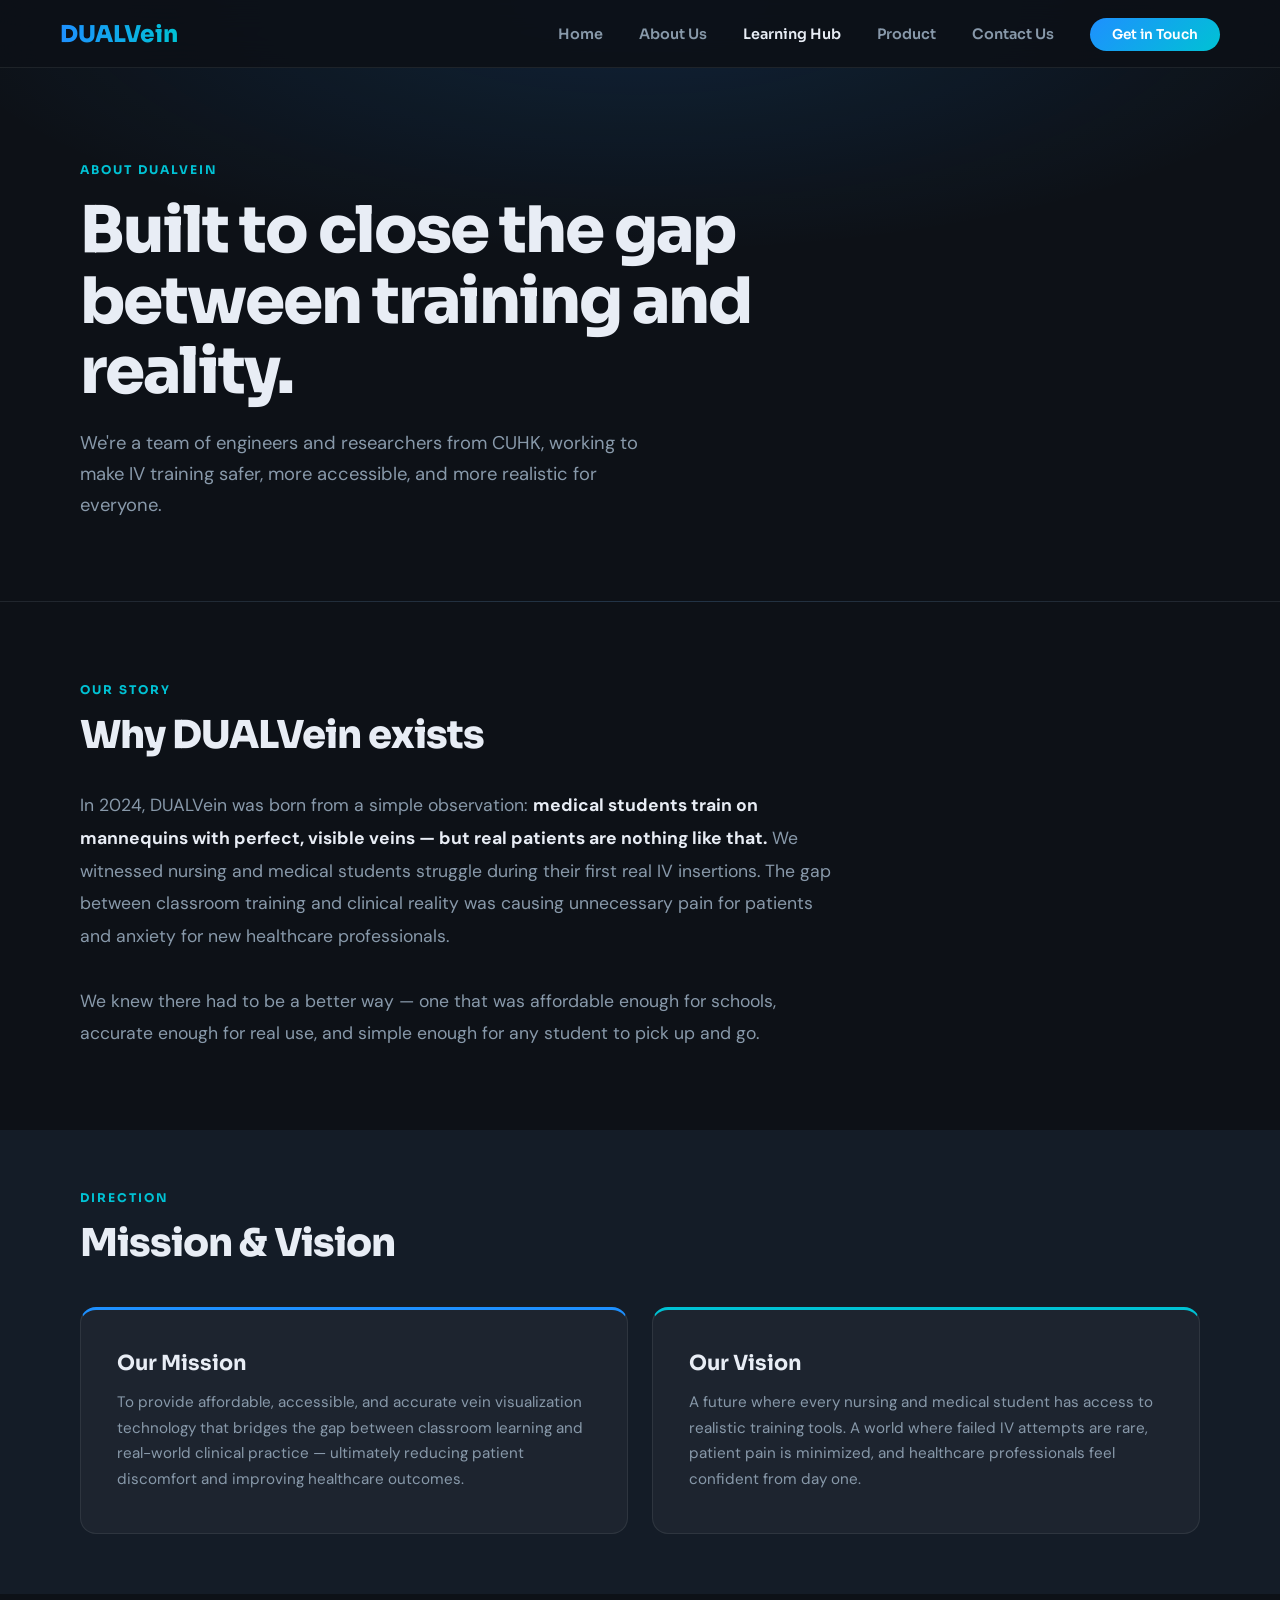
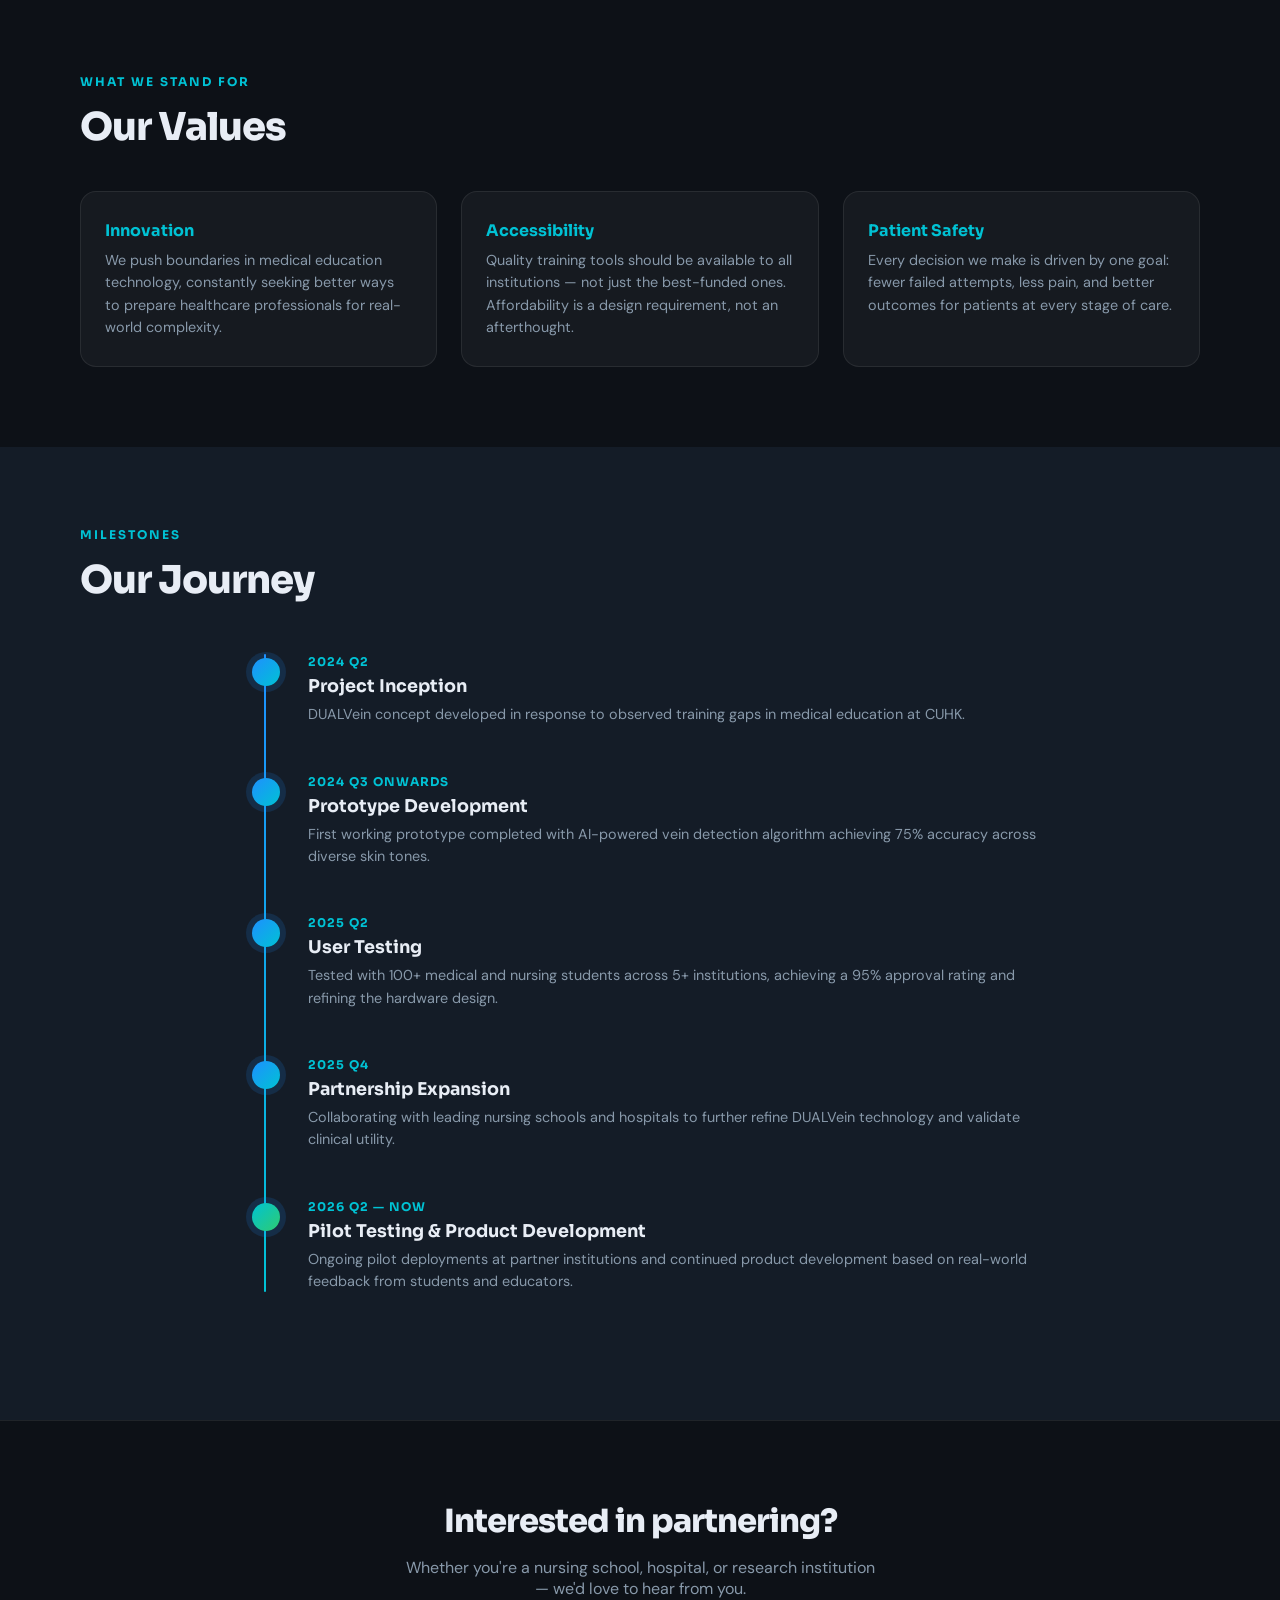
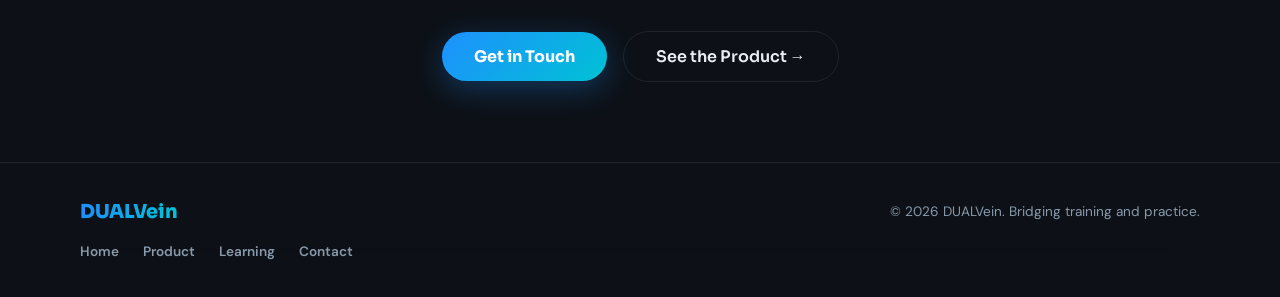
<file: about.html>
<!DOCTYPE html>
<html lang="en">
<head>
<meta charset="UTF-8" />
<meta name="viewport" content="width=device-width, initial-scale=1.0" />
<title>About Us – DUALVein</title>
<link href="https://fonts.googleapis.com/css2?family=Sora:wght@300;400;600;700;800&family=DM+Sans:ital,wght@0,400;0,500;1,400&display=swap" rel="stylesheet">
<style>
:root {
  --blue: #1E90FF;
  --cyan: #00C2D4;
  --green: #2ECC71;
  --dark: #0d1117;
  --mid: #141c27;
  --text: #e8edf5;
  --muted: #8899aa;
  --card-bg: rgba(255,255,255,0.04);
  --border: rgba(255,255,255,0.08);
  --radius: 16px;
}
*, *::before, *::after { margin:0; padding:0; box-sizing:border-box; }
html { scroll-behavior:smooth; }
body { font-family:'DM Sans',sans-serif; background:var(--dark); color:var(--text); overflow-x:hidden; }

/* NAV */
nav {
  position:fixed; top:0; left:0; width:100%;
  background:rgba(13,17,23,.92); backdrop-filter:blur(16px);
  border-bottom:1px solid var(--border);
  padding:0 60px; display:flex; align-items:center; justify-content:space-between;
  height:68px; z-index:200;
}
.nav-logo {
  font-family:'Sora',sans-serif; font-size:1.45rem; font-weight:800;
  background:linear-gradient(90deg,var(--blue),var(--cyan));
  -webkit-background-clip:text; background-clip:text; -webkit-text-fill-color:transparent;
  text-decoration:none;
}
nav ul { display:flex; gap:36px; list-style:none; align-items:center; }
nav a { font-family:'Sora',sans-serif; text-decoration:none; color:var(--muted); font-size:.9rem; font-weight:600; transition:color .2s; }
nav a:hover, nav a.active { color:var(--text); }
.nav-cta { background:linear-gradient(135deg,var(--blue),var(--cyan)); color:white !important; padding:8px 22px; border-radius:50px; font-size:.85rem !important; }

/* HERO */
.page-hero {
  padding: 140px 80px 80px;
  background: radial-gradient(ellipse 80% 60% at 50% 0%, rgba(30,144,255,.14), transparent 70%), var(--dark);
  border-bottom: 1px solid var(--border);
}
.page-hero .label { font-family:'Sora',sans-serif; font-size:.75rem; font-weight:700; letter-spacing:2px; color:var(--cyan); text-transform:uppercase; margin-bottom:16px; }
.page-hero h1 { font-family:'Sora',sans-serif; font-size:clamp(2.5rem,5vw,4rem); font-weight:800; letter-spacing:-2px; line-height:1.1; max-width:700px; }
.page-hero p { color:var(--muted); font-size:1.15rem; max-width:560px; margin-top:20px; line-height:1.7; }

/* SECTIONS */
.section { padding:80px 80px; }
.section-label { font-family:'Sora',sans-serif; font-size:.75rem; font-weight:700; letter-spacing:2px; color:var(--cyan); text-transform:uppercase; margin-bottom:14px; }
.section-title { font-family:'Sora',sans-serif; font-size:clamp(1.8rem,3vw,2.5rem); font-weight:800; letter-spacing:-1px; }

/* STORY */
.story-text { max-width:760px; margin-top:30px; font-size:1.1rem; line-height:1.85; color:var(--muted); }
.story-text strong { color:var(--text); }

/* MISSION / VISION */
.mv-grid {
  display:grid; grid-template-columns:1fr 1fr; gap:24px; margin-top:40px;
}
.mv-card {
  background:var(--card-bg); border:1px solid var(--border); border-radius:var(--radius);
  padding:40px 36px;
  border-top: 3px solid var(--blue);
  opacity:0; transform:translateY(20px); transition:opacity .6s ease,transform .6s ease;
}
.mv-card:nth-child(2) { border-top-color: var(--cyan); transition-delay:.1s; }
.mv-card.show { opacity:1; transform:translateY(0); }
.mv-card h3 { font-family:'Sora',sans-serif; font-size:1.3rem; font-weight:700; margin-bottom:14px; }
.mv-card p { color:var(--muted); line-height:1.7; font-size:.95rem; }

/* VALUES */
.values-row { display:grid; grid-template-columns:repeat(3,1fr); gap:24px; margin-top:40px; }
.value-chip {
  background:var(--card-bg); border:1px solid var(--border);
  border-radius:var(--radius); padding:28px 24px;
  opacity:0; transform:translateY(16px); transition:opacity .5s ease,transform .5s ease;
}
.value-chip.show { opacity:1; transform:translateY(0); }
.value-chip h4 { font-family:'Sora',sans-serif; font-weight:700; color:var(--cyan); margin-bottom:8px; }
.value-chip p { color:var(--muted); font-size:.9rem; line-height:1.55; }

/* TIMELINE */
.timeline-section { background: var(--mid); }
.timeline { max-width: 800px; margin: 50px auto 0; position:relative; }
.timeline::before {
  content:''; position:absolute; left:24px; top:0; bottom:0; width:2px;
  background:linear-gradient(180deg,var(--blue),var(--cyan));
  border-radius:2px;
}
.tl-item {
  display:flex; gap:28px; margin-bottom:48px;
  padding-left:12px;
  opacity:0; transform:translateX(-20px); transition:opacity .6s ease,transform .6s ease;
}
.tl-item.show { opacity:1; transform:translateX(0); }
.tl-dot {
  width:28px; height:28px; border-radius:50%;
  background:linear-gradient(135deg,var(--blue),var(--cyan));
  flex-shrink:0; margin-top:4px;
  box-shadow:0 0 0 6px rgba(30,144,255,.15);
  z-index:1;
}
.tl-content {}
.tl-year { font-family:'Sora',sans-serif; font-size:.75rem; font-weight:700; color:var(--cyan); letter-spacing:1px; text-transform:uppercase; margin-bottom:6px; }
.tl-content h3 { font-family:'Sora',sans-serif; font-weight:700; font-size:1.1rem; margin-bottom:6px; }
.tl-content p { color:var(--muted); font-size:.9rem; line-height:1.55; }

/* CTA */
.cta-bar {
  padding:80px; text-align:center;
  border-top:1px solid var(--border);
}
.cta-bar h2 { font-family:'Sora',sans-serif; font-size:2rem; font-weight:800; letter-spacing:-1px; }
.cta-bar p { color:var(--muted); margin:16px auto 32px; max-width:480px; }
.btn-primary { display:inline-flex; align-items:center; gap:8px; padding:14px 32px; background:linear-gradient(135deg,var(--blue),var(--cyan)); color:white; border-radius:50px; font-family:'Sora',sans-serif; font-weight:700; font-size:1rem; text-decoration:none; box-shadow:0 8px 30px rgba(30,144,255,.3); transition:transform .2s,box-shadow .2s; }
.btn-primary:hover { transform:translateY(-2px); box-shadow:0 12px 40px rgba(30,144,255,.4); }
.btn-ghost { display:inline-flex; align-items:center; gap:8px; padding:14px 32px; background:transparent; color:var(--text); border:1.5px solid var(--border); border-radius:50px; font-family:'Sora',sans-serif; font-weight:600; font-size:1rem; text-decoration:none; transition:border-color .2s,background .2s; margin-left:12px; }
.btn-ghost:hover { border-color:rgba(255,255,255,.25); background:rgba(255,255,255,.05); }

/* FOOTER */
footer { background:var(--dark); border-top:1px solid var(--border); padding:36px 80px; display:flex; align-items:center; justify-content:space-between; flex-wrap:wrap; gap:16px; }
.footer-logo { font-family:'Sora',sans-serif; font-weight:800; font-size:1.2rem; background:linear-gradient(90deg,var(--blue),var(--cyan)); -webkit-background-clip:text; background-clip:text; -webkit-text-fill-color:transparent; }
footer p { color:var(--muted); font-size:.85rem; }

@media (max-width:900px) {
  nav { padding:0 24px; } nav ul { display:none; }
  .page-hero { padding:120px 24px 60px; }
  .section { padding:60px 24px; }
  .mv-grid,.values-row { grid-template-columns:1fr; }
  footer { padding:28px 24px; } footer nav { display:none; }
}
</style>
</head>
<body>

<nav>
  <a class="nav-logo" href="index.html">DUALVein</a>
  <ul>
    <li><a href="index.html">Home</a></li>
    <li><a href="about.html">About Us</a></li>
    <li><a href="learning.html" class="active">Learning Hub</a></li>
    <li><a href="product.html">Product</a></li>
    <li><a href="contact.html">Contact Us</a></li>
    <li><a href="contact.html" class="nav-cta">Get in Touch</a></li>
  </ul>
</nav>

<div class="page-hero">
  <p class="label">About DUALVein</p>
  <h1>Built to close the gap between training and reality.</h1>
  <p>We're a team of engineers and researchers from CUHK, working to make IV training safer, more accessible, and more realistic for everyone.</p>
</div>

<!-- STORY -->
<section class="section">
  <p class="section-label">Our Story</p>
  <h2 class="section-title">Why DUALVein exists</h2>
  <p class="story-text">
    In 2024, DUALVein was born from a simple observation: <strong>medical students train on mannequins with perfect, visible veins — but real patients are nothing like that.</strong>
    We witnessed nursing and medical students struggle during their first real IV insertions. The gap between classroom training and clinical reality was causing unnecessary pain for patients and anxiety for new healthcare professionals.
    <br><br>
    We knew there had to be a better way — one that was affordable enough for schools, accurate enough for real use, and simple enough for any student to pick up and go.
  </p>
</section>

<!-- MISSION + VISION -->
<section class="section" style="background:var(--mid); padding-top:60px; padding-bottom:60px;">
  <p class="section-label">Direction</p>
  <h2 class="section-title">Mission &amp; Vision</h2>
  <div class="mv-grid">
    <div class="mv-card" id="mv1">
      <h3>Our Mission</h3>
      <p>To provide affordable, accessible, and accurate vein visualization technology that bridges the gap between classroom learning and real-world clinical practice — ultimately reducing patient discomfort and improving healthcare outcomes.</p>
    </div>
    <div class="mv-card" id="mv2">
      <h3>Our Vision</h3>
      <p>A future where every nursing and medical student has access to realistic training tools. A world where failed IV attempts are rare, patient pain is minimized, and healthcare professionals feel confident from day one.</p>
    </div>
  </div>
</section>

<!-- VALUES -->
<section class="section">
  <p class="section-label">What We Stand For</p>
  <h2 class="section-title">Our Values</h2>
  <div class="values-row">
    <div class="value-chip" id="v1">
      <h4>Innovation</h4>
      <p>We push boundaries in medical education technology, constantly seeking better ways to prepare healthcare professionals for real-world complexity.</p>
    </div>
    <div class="value-chip" id="v2" style="transition-delay:.1s;">
      <h4>Accessibility</h4>
      <p>Quality training tools should be available to all institutions — not just the best-funded ones. Affordability is a design requirement, not an afterthought.</p>
    </div>
    <div class="value-chip" id="v3" style="transition-delay:.2s;">
      <h4>Patient Safety</h4>
      <p>Every decision we make is driven by one goal: fewer failed attempts, less pain, and better outcomes for patients at every stage of care.</p>
    </div>
  </div>
</section>

<!-- TIMELINE -->
<section class="section timeline-section">
  <p class="section-label">Milestones</p>
  <h2 class="section-title">Our Journey</h2>
  <div class="timeline">

    <div class="tl-item" id="tl1">
      <div class="tl-dot"></div>
      <div class="tl-content">
        <div class="tl-year">2024 Q2</div>
        <h3>Project Inception</h3>
        <p>DUALVein concept developed in response to observed training gaps in medical education at CUHK.</p>
      </div>
    </div>

    <div class="tl-item" id="tl2" style="transition-delay:.1s;">
      <div class="tl-dot"></div>
      <div class="tl-content">
        <div class="tl-year">2024 Q3 onwards</div>
        <h3>Prototype Development</h3>
        <p>First working prototype completed with AI-powered vein detection algorithm achieving 75% accuracy across diverse skin tones.</p>
      </div>
    </div>

    <div class="tl-item" id="tl3" style="transition-delay:.2s;">
      <div class="tl-dot"></div>
      <div class="tl-content">
        <div class="tl-year">2025 Q2</div>
        <h3>User Testing</h3>
        <p>Tested with 100+ medical and nursing students across 5+ institutions, achieving a 95% approval rating and refining the hardware design.</p>
      </div>
    </div>

    <div class="tl-item" id="tl4" style="transition-delay:.3s;">
      <div class="tl-dot"></div>
      <div class="tl-content">
        <div class="tl-year">2025 Q4</div>
        <h3>Partnership Expansion</h3>
        <p>Collaborating with leading nursing schools and hospitals to further refine DUALVein technology and validate clinical utility.</p>
      </div>
    </div>

    <div class="tl-item" id="tl5" style="transition-delay:.4s;">
      <div class="tl-dot" style="background:linear-gradient(135deg,var(--cyan),var(--green));"></div>
      <div class="tl-content">
        <div class="tl-year">2026 Q2 — Now</div>
        <h3>Pilot Testing &amp; Product Development</h3>
        <p>Ongoing pilot deployments at partner institutions and continued product development based on real-world feedback from students and educators.</p>
      </div>
    </div>

  </div>
</section>

<!-- CTA -->
<div class="cta-bar">
  <h2>Interested in partnering?</h2>
  <p>Whether you're a nursing school, hospital, or research institution — we'd love to hear from you.</p>
  <a href="contact.html" class="btn-primary">Get in Touch</a>
  <a href="product.html" class="btn-ghost">See the Product →</a>
</div>

<footer>
  <div class="footer-logo">DUALVein</div>
  <p>© 2026 DUALVein. Bridging training and practice.</p>
  <nav style="position:static;background:none;border:none;padding:0;height:auto;opacity:1;transform:none;">
    <ul style="display:flex;gap:24px;list-style:none;">
      <li><a href="index.html" style="color:var(--muted);font-size:.85rem;text-decoration:none;font-family:'DM Sans',sans-serif;">Home</a></li>
      <li><a href="product.html" style="color:var(--muted);font-size:.85rem;text-decoration:none;font-family:'DM Sans',sans-serif;">Product</a></li>
      <li><a href="learning.html" style="color:var(--muted);font-size:.85rem;text-decoration:none;font-family:'DM Sans',sans-serif;">Learning</a></li>
      <li><a href="contact.html" style="color:var(--muted);font-size:.85rem;text-decoration:none;font-family:'DM Sans',sans-serif;">Contact</a></li>
    </ul>
  </nav>
</footer>

<script>
const obs = new IntersectionObserver(entries => {
  entries.forEach(e => { if (e.isIntersecting) e.target.classList.add('show'); });
}, { threshold: 0.15 });
document.querySelectorAll('.mv-card,.value-chip,.tl-item').forEach(el => obs.observe(el));
</script>
</body>
</html>
</file>
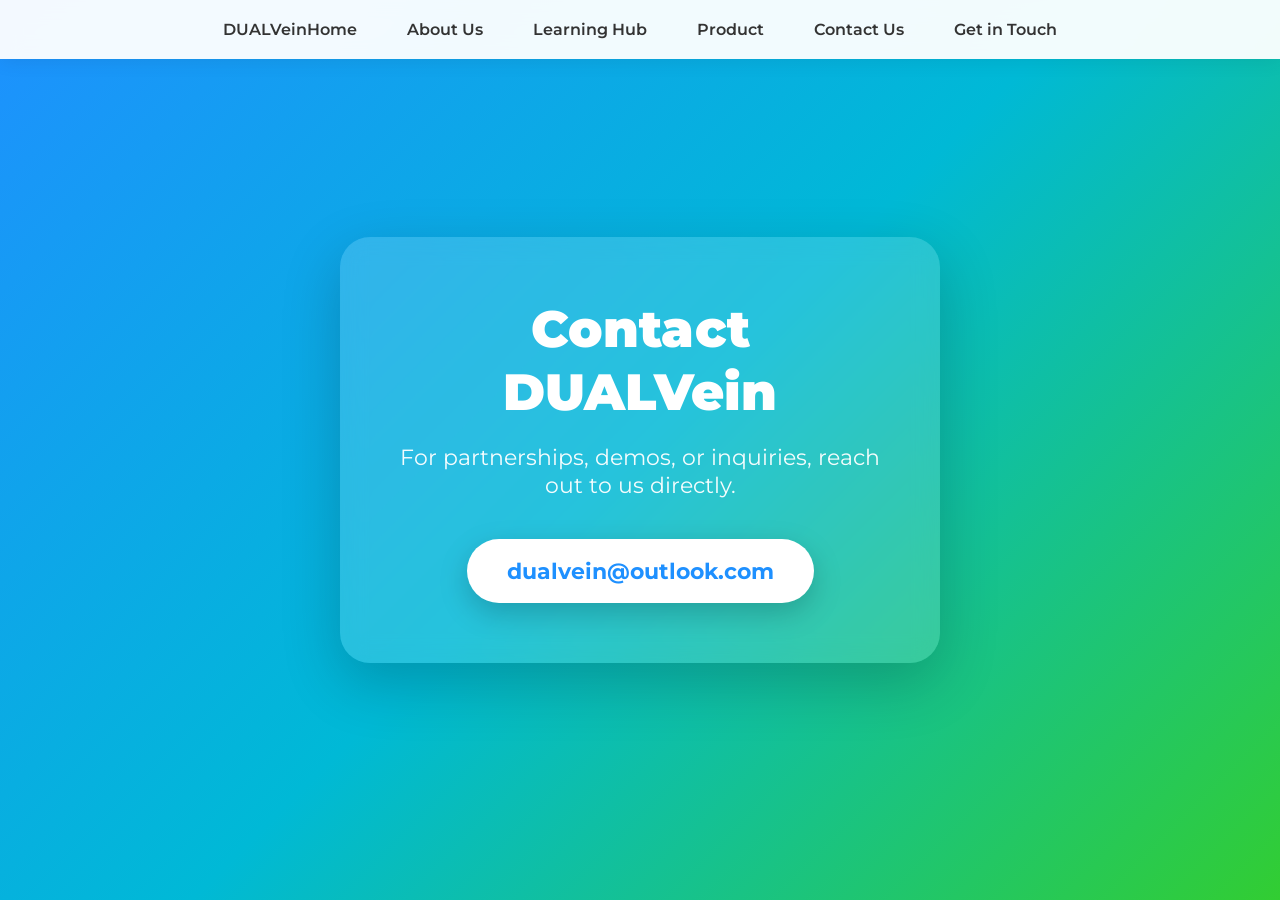
<file: contact(2).html>
<!DOCTYPE html>
<html lang="en">
<head>
  <meta charset="UTF-8" />
  <meta name="viewport" content="width=device-width, initial-scale=1.0" />
  <title>Contact Us – DUALVein</title>
  <link href="https://fonts.googleapis.com/css2?family=Montserrat:wght@400;600;700;900&display=swap" rel="stylesheet">
  <style>
    * { margin: 0; padding: 0; box-sizing: border-box; }

    body {
      font-family: 'Montserrat', sans-serif;
      background: #ffffff;
    }

    nav {
      position: fixed;
      top: 0;
      width: 100%;
      background: rgba(255,255,255,0.95);
      backdrop-filter: blur(10px);
      padding: 20px 60px;
      display: flex;
      justify-content: center;
      box-shadow: 0 2px 20px rgba(0,0,0,0.08);
      z-index: 100;
    }

    nav ul {
      display: flex;
      gap: 50px;
      list-style: none;
    }

    nav a {
      text-decoration: none;
      color: #333;
      font-weight: 600;
    }

    nav a:hover { color: #1E90FF; }

    .contact-section {
      min-height: 100vh;
      display: flex;
      align-items: center;
      justify-content: center;
      padding: 120px 40px;
      background: linear-gradient(135deg, #1E90FF, #00B9D6, #32CD32);
      color: white;
      text-align: center;
    }

    .contact-box {
      background: rgba(255,255,255,0.15);
      backdrop-filter: blur(12px);
      padding: 60px;
      border-radius: 30px;
      max-width: 600px;
      width: 100%;
      box-shadow: 0 20px 60px rgba(0,0,0,0.2);
    }

    .contact-box h1 {
      font-size: 3.2rem;
      font-weight: 900;
      margin-bottom: 20px;
    }

    .contact-box p {
      font-size: 1.4rem;
      margin-bottom: 40px;
      opacity: 0.95;
    }

    .email-link {
      display: inline-block;
      font-size: 1.4rem;
      font-weight: 700;
      color: #1E90FF;
      background: white;
      padding: 18px 40px;
      border-radius: 50px;
      text-decoration: none;
      box-shadow: 0 10px 30px rgba(0,0,0,0.2);
      transition: all 0.3s ease;
    }

    .email-link:hover {
      transform: translateY(-5px);
      box-shadow: 0 15px 40px rgba(0,0,0,0.3);
    }

    @media (max-width: 768px) {
      .contact-box h1 { font-size: 2.4rem; }
      .contact-box p { font-size: 1.2rem; }
    }
  </style>
</head>
<body>

<nav>
  <a class="nav-logo" href="index (1).html">DUALVein</a>
  <ul>
    <li><a href="index (1).html">Home</a></li>
    <li><a href="about (1).html">About Us</a></li>
    <li><a href="learning.html" class="active">Learning Hub</a></li>
    <li><a href="product (1).html">Product</a></li>
    <li><a href="contact (1).html">Contact Us</a></li>
    <li><a href="contact (1).html" class="nav-cta">Get in Touch</a></li>
  </ul>
</nav>

<section class="contact-section">
  <div class="contact-box">
    <h1>Contact DUALVein</h1>
    <p>For partnerships, demos, or inquiries, reach out to us directly.</p>
    <a class="email-link" href="mailto:dualvein@outlook.com">
      dualvein@outlook.com
    </a>
  </div>
</section>

</body>
</html>
</file>
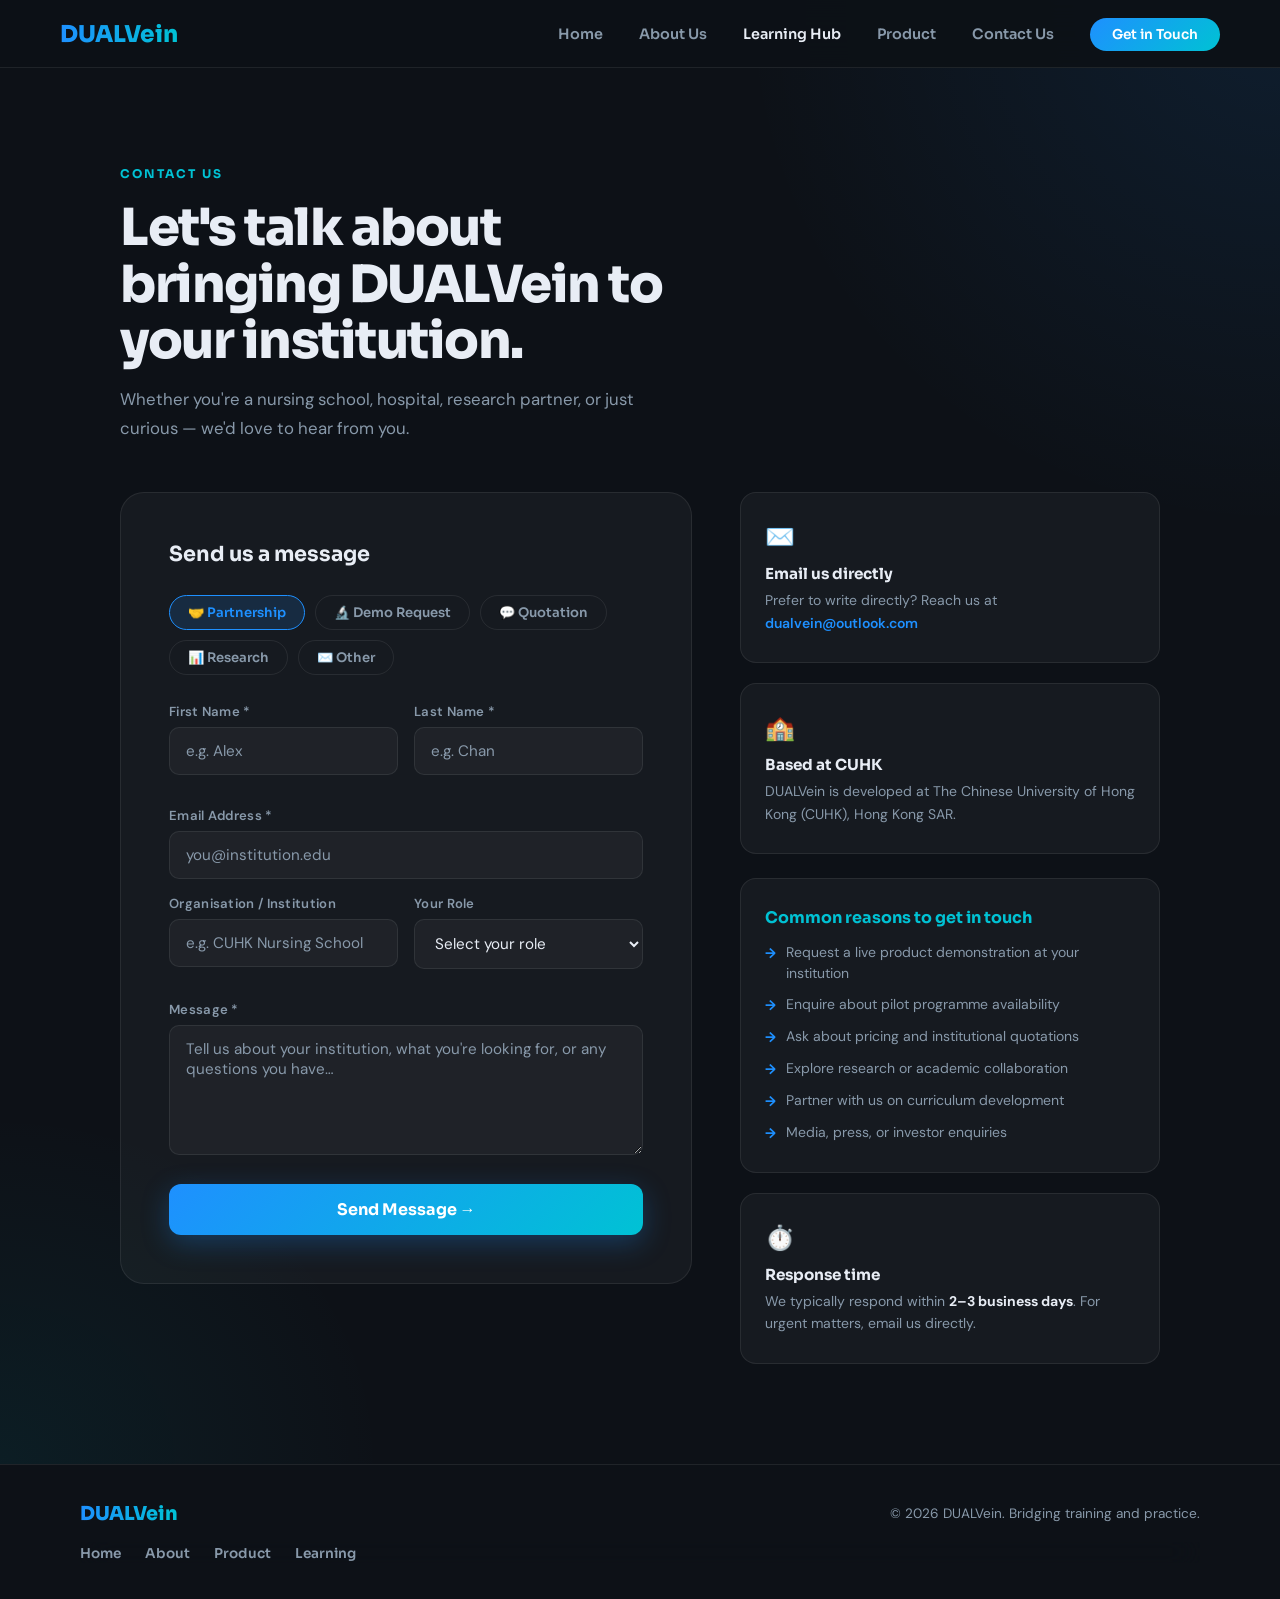
<file: contact.html>
<!DOCTYPE html>
<html lang="en">
<head>
<meta charset="UTF-8" />
<meta name="viewport" content="width=device-width, initial-scale=1.0" />
<title>Contact Us – DUALVein</title>
<link href="https://fonts.googleapis.com/css2?family=Sora:wght@300;400;600;700;800&family=DM+Sans:ital,wght@0,400;0,500;1,400&display=swap" rel="stylesheet">
<style>
:root {
  --blue: #1E90FF;
  --cyan: #00C2D4;
  --green: #2ECC71;
  --dark: #0d1117;
  --mid: #141c27;
  --text: #e8edf5;
  --muted: #8899aa;
  --card-bg: rgba(255,255,255,0.04);
  --border: rgba(255,255,255,0.08);
  --radius: 16px;
}
*, *::before, *::after { margin:0; padding:0; box-sizing:border-box; }
html { scroll-behavior:smooth; }
body { font-family:'DM Sans',sans-serif; background:var(--dark); color:var(--text); overflow-x:hidden; min-height:100vh; }

/* NAV */
nav {
  position:fixed; top:0; left:0; width:100%;
  background:rgba(13,17,23,.95); backdrop-filter:blur(16px);
  border-bottom:1px solid var(--border);
  padding:0 60px; display:flex; align-items:center; justify-content:space-between;
  height:68px; z-index:200;
}
.nav-logo { font-family:'Sora',sans-serif; font-size:1.45rem; font-weight:800; background:linear-gradient(90deg,var(--blue),var(--cyan)); -webkit-background-clip:text; background-clip:text; -webkit-text-fill-color:transparent; text-decoration:none; }
nav ul { display:flex; gap:36px; list-style:none; align-items:center; }
nav a { font-family:'Sora',sans-serif; text-decoration:none; color:var(--muted); font-size:.9rem; font-weight:600; transition:color .2s; }
nav a:hover, nav a.active { color:var(--text); }
.nav-cta { background:linear-gradient(135deg,var(--blue),var(--cyan)); color:white !important; padding:8px 22px; border-radius:50px; font-size:.85rem !important; }

/* PAGE LAYOUT */
.page-wrap {
  padding-top: 68px;
  min-height: 100vh;
  background: radial-gradient(ellipse 70% 60% at 100% 0%, rgba(30,144,255,.1), transparent 60%),
              radial-gradient(ellipse 50% 40% at 0% 100%, rgba(0,194,212,.07), transparent 60%),
              var(--dark);
}

/* HERO */
.contact-hero {
  padding: 80px 80px 50px;
  max-width: 1200px;
  margin: 0 auto;
}
.contact-hero .label { font-family:'Sora',sans-serif; font-size:.75rem; font-weight:700; letter-spacing:2px; color:var(--cyan); text-transform:uppercase; margin-bottom:16px; }
.contact-hero h1 { font-family:'Sora',sans-serif; font-size:clamp(2.2rem,4vw,3.4rem); font-weight:800; letter-spacing:-1.5px; line-height:1.1; max-width:600px; }
.contact-hero p { color:var(--muted); font-size:1.05rem; line-height:1.7; margin-top:16px; max-width:520px; }

/* MAIN GRID */
.contact-grid {
  display: grid;
  grid-template-columns: 1fr 420px;
  gap: 48px;
  max-width: 1200px;
  margin: 0 auto;
  padding: 0 80px 100px;
  align-items: start;
}

/* FORM CARD */
.form-card {
  background: var(--card-bg);
  border: 1px solid var(--border);
  border-radius: 24px;
  padding: 48px;
}
.form-card h2 { font-family:'Sora',sans-serif; font-weight:700; font-size:1.3rem; margin-bottom:28px; }

/* INQUIRY TYPE PILLS */
.inquiry-types { display:flex; flex-wrap:wrap; gap:10px; margin-bottom:28px; }
.i-pill {
  padding: 8px 18px;
  border-radius: 50px;
  border: 1.5px solid var(--border);
  background: transparent;
  color: var(--muted);
  font-family: 'Sora', sans-serif;
  font-size: .82rem; font-weight: 600;
  cursor: pointer;
  transition: all .2s;
}
.i-pill:hover { border-color: rgba(30,144,255,.4); color: var(--text); }
.i-pill.selected { border-color: var(--blue); background: rgba(30,144,255,.15); color: var(--blue); }

/* FORM FIELDS */
.form-row { display:grid; grid-template-columns:1fr 1fr; gap:16px; margin-bottom:16px; }
.form-group { margin-bottom:16px; }
.form-group label { display:block; font-size:.82rem; font-weight:600; color:var(--muted); margin-bottom:7px; letter-spacing:.3px; }
.form-control {
  width:100%; padding:13px 16px;
  background: rgba(255,255,255,.04);
  border: 1.5px solid var(--border);
  border-radius: 10px;
  color: var(--text);
  font-family: 'DM Sans', sans-serif;
  font-size: .95rem;
  transition: border-color .2s, background .2s;
  outline: none;
}
.form-control::placeholder { color: var(--muted); }
.form-control:focus { border-color: rgba(30,144,255,.5); background: rgba(30,144,255,.04); }
textarea.form-control { resize: vertical; min-height: 130px; }
select.form-control { cursor: pointer; }
select.form-control option { background: #1a2535; }

.btn-submit {
  width: 100%;
  padding: 15px;
  background: linear-gradient(135deg, var(--blue), var(--cyan));
  border: none; border-radius: 12px;
  color: white;
  font-family: 'Sora', sans-serif;
  font-weight: 700; font-size: 1rem;
  cursor: pointer;
  margin-top: 8px;
  transition: opacity .2s, transform .2s;
  box-shadow: 0 8px 28px rgba(30,144,255,.28);
}
.btn-submit:hover { opacity:.9; transform:translateY(-1px); }

/* SUCCESS STATE */
.success-message {
  display: none;
  text-align: center; padding: 40px 20px;
}
.success-icon { font-size: 3.5rem; margin-bottom: 16px; }
.success-message h3 { font-family:'Sora',sans-serif; font-size:1.4rem; font-weight:800; margin-bottom:10px; }
.success-message p { color:var(--muted); font-size:.95rem; line-height:1.6; }

/* SIDEBAR INFO */
.contact-sidebar { display:flex; flex-direction:column; gap:20px; }

.info-card {
  background: var(--card-bg);
  border: 1px solid var(--border);
  border-radius: var(--radius);
  padding: 28px 24px;
  transition: border-color .3s;
}
.info-card:hover { border-color: rgba(30,144,255,.3); }
.info-card .icon { font-size:1.5rem; margin-bottom:12px; }
.info-card h4 { font-family:'Sora',sans-serif; font-weight:700; font-size:.95rem; margin-bottom:6px; }
.info-card p { color:var(--muted); font-size:.875rem; line-height:1.6; }
.info-card a { color:var(--blue); text-decoration:none; font-weight:600; }
.info-card a:hover { text-decoration:underline; }

/* REASON CARDS */
.why-contact { margin-top:4px; }
.why-contact h3 { font-family:'Sora',sans-serif; font-weight:700; font-size:1rem; color:var(--cyan); margin-bottom:14px; }
.reason-list { list-style:none; display:flex; flex-direction:column; gap:10px; }
.reason-list li { display:flex; align-items:flex-start; gap:10px; font-size:.875rem; color:var(--muted); line-height:1.5; }
.reason-list li::before { content:'→'; color:var(--blue); font-weight:700; flex-shrink:0; margin-top:1px; }

/* DIVIDER */
.divider { height:1px; background:var(--border); margin:8px 0; }

/* FOOTER */
footer { background:var(--dark); border-top:1px solid var(--border); padding:36px 80px; display:flex; align-items:center; justify-content:space-between; flex-wrap:wrap; gap:16px; }
.footer-logo { font-family:'Sora',sans-serif; font-weight:800; font-size:1.2rem; background:linear-gradient(90deg,var(--blue),var(--cyan)); -webkit-background-clip:text; background-clip:text; -webkit-text-fill-color:transparent; }
footer p { color:var(--muted); font-size:.85rem; }

@media (max-width:1000px) {
  .contact-grid { grid-template-columns:1fr; padding:0 24px 60px; }
  .contact-hero { padding:60px 24px 36px; }
  .contact-sidebar { display:grid; grid-template-columns:1fr 1fr; }
}
@media (max-width:700px) {
  nav { padding:0 24px; } nav ul { display:none; }
  .form-row { grid-template-columns:1fr; }
  .form-card { padding:28px 20px; }
  .contact-sidebar { grid-template-columns:1fr; }
  footer { padding:28px 24px; }
}
</style>
</head>
<body>

<nav>
  <a class="nav-logo" href="index.html">DUALVein</a>
  <ul>
    <li><a href="index.html">Home</a></li>
    <li><a href="about.html">About Us</a></li>
    <li><a href="learning.html" class="active">Learning Hub</a></li>
    <li><a href="product.html">Product</a></li>
    <li><a href="contact.html">Contact Us</a></li>
    <li><a href="contact.html" class="nav-cta">Get in Touch</a></li>
  </ul>
</nav>

<div class="page-wrap">
  <div class="contact-hero">
    <p class="label">Contact Us</p>
    <h1>Let's talk about bringing DUALVein to your institution.</h1>
    <p>Whether you're a nursing school, hospital, research partner, or just curious — we'd love to hear from you.</p>
  </div>

  <div class="contact-grid">

    <!-- FORM -->
    <div class="form-card">
      <h2>Send us a message</h2>

      <!-- INQUIRY TYPE PILLS -->
      <div class="inquiry-types" id="inquiry-pills">
        <button class="i-pill selected" data-val="Partnership">🤝 Partnership</button>
        <button class="i-pill" data-val="Demo Request">🔬 Demo Request</button>
        <button class="i-pill" data-val="Quotation">💬 Quotation</button>
        <button class="i-pill" data-val="Research">📊 Research</button>
        <button class="i-pill" data-val="Other">✉️ Other</button>
      </div>

      <div id="contact-form">
        <div class="form-row">
          <div class="form-group">
            <label>First Name *</label>
            <input class="form-control" type="text" id="f-firstname" placeholder="e.g. Alex" required>
          </div>
          <div class="form-group">
            <label>Last Name *</label>
            <input class="form-control" type="text" id="f-lastname" placeholder="e.g. Chan">
          </div>
        </div>

        <div class="form-group">
          <label>Email Address *</label>
          <input class="form-control" type="email" id="f-email" placeholder="you@institution.edu" required>
        </div>

        <div class="form-row">
          <div class="form-group">
            <label>Organisation / Institution</label>
            <input class="form-control" type="text" id="f-org" placeholder="e.g. CUHK Nursing School">
          </div>
          <div class="form-group">
            <label>Your Role</label>
            <select class="form-control" id="f-role">
              <option value="">Select your role</option>
              <option>Nursing Student</option>
              <option>Nurse Educator / Instructor</option>
              <option>Clinical Nurse</option>
              <option>Hospital Administrator</option>
              <option>Researcher</option>
              <option>Other</option>
            </select>
          </div>
        </div>

        <div class="form-group">
          <label>Message *</label>
          <textarea class="form-control" id="f-message" placeholder="Tell us about your institution, what you're looking for, or any questions you have…"></textarea>
        </div>

        <!-- PUT YOUR INFO HERE: Replace the mailto action below with your form backend (e.g. Formspree: action="https://formspree.io/f/YOUR_ID") or keep mailto as fallback -->
        <button class="btn-submit" onclick="submitForm()">Send Message →</button>
      </div>

      <!-- SUCCESS STATE -->
      <div class="success-message" id="success-msg">
        <div class="success-icon">✅</div>
        <h3>Message sent!</h3>
        <p>Thanks for reaching out. We'll get back to you at your email address within 2–3 business days.</p>
      </div>
    </div>

    <!-- SIDEBAR -->
    <div class="contact-sidebar">

      <div class="info-card">
        <div class="icon">✉️</div>
        <h4>Email us directly</h4>
        <!-- PUT YOUR INFO HERE: Update the email address if needed -->
        <p>Prefer to write directly? Reach us at<br><a href="mailto:dualvein@outlook.com">dualvein@outlook.com</a></p>
      </div>

      <div class="info-card">
        <div class="icon">🏫</div>
        <h4>Based at CUHK</h4>
        <!-- PUT YOUR INFO HERE: Add your lab address, building, or room number if you want to share it -->
        <p>DUALVein is developed at The Chinese University of Hong Kong (CUHK), Hong Kong SAR.</p>
      </div>

      <div class="info-card why-contact">
        <h3>Common reasons to get in touch</h3>
        <ul class="reason-list">
          <li>Request a live product demonstration at your institution</li>
          <li>Enquire about pilot programme availability</li>
          <li>Ask about pricing and institutional quotations</li>
          <li>Explore research or academic collaboration</li>
          <li>Partner with us on curriculum development</li>
          <li>Media, press, or investor enquiries</li>
        </ul>
      </div>

      <div class="info-card">
        <div class="icon">⏱️</div>
        <h4>Response time</h4>
        <p>We typically respond within <strong style="color:var(--text);">2–3 business days</strong>. For urgent matters, email us directly.</p>
      </div>

    </div>
  </div>
</div>

<footer>
  <div class="footer-logo">DUALVein</div>
  <p>© 2026 DUALVein. Bridging training and practice.</p>
  <nav style="position:static;background:none;border:none;padding:0;height:auto;">
    <ul style="display:flex;gap:24px;list-style:none;">
      <li><a href="index.html" style="color:var(--muted);font-size:.85rem;text-decoration:none;">Home</a></li>
      <li><a href="about.html" style="color:var(--muted);font-size:.85rem;text-decoration:none;">About</a></li>
      <li><a href="product.html" style="color:var(--muted);font-size:.85rem;text-decoration:none;">Product</a></li>
      <li><a href="learning.html" style="color:var(--muted);font-size:.85rem;text-decoration:none;">Learning</a></li>
    </ul>
  </nav>
</footer>

<script>
// Inquiry pill selector
let selectedInquiry = 'Partnership';
document.querySelectorAll('.i-pill').forEach(pill => {
  pill.addEventListener('click', () => {
    document.querySelectorAll('.i-pill').forEach(p => p.classList.remove('selected'));
    pill.classList.add('selected');
    selectedInquiry = pill.dataset.val;
  });
});

// Form submit
function submitForm() {
  const firstname = document.getElementById('f-firstname').value.trim();
  const email = document.getElementById('f-email').value.trim();
  const message = document.getElementById('f-message').value.trim();

  if (!firstname || !email || !message) {
    // Simple inline highlight of missing fields
    [['f-firstname', firstname], ['f-email', email], ['f-message', message]].forEach(([id, val]) => {
      const el = document.getElementById(id);
      if (!val) {
        el.style.borderColor = 'rgba(255,82,82,.6)';
        el.focus();
      } else {
        el.style.borderColor = '';
      }
    });
    return;
  }

  // PUT YOUR INFO HERE: Replace this block with your actual form submission logic.
  // Option A – Formspree: fetch('https://formspree.io/f/YOUR_ID', { method:'POST', body: new FormData(...) })
  // Option B – mailto fallback (opens email client):
  const subject = encodeURIComponent(`[DUALVein] ${selectedInquiry} – ${firstname}`);
  const body = encodeURIComponent(`Inquiry type: ${selectedInquiry}\n\nFrom: ${firstname} ${document.getElementById('f-lastname').value}\nEmail: ${email}\nOrganisation: ${document.getElementById('f-org').value}\nRole: ${document.getElementById('f-role').value}\n\nMessage:\n${message}`);
  window.location.href = `mailto:dualvein@outlook.com?subject=${subject}&body=${body}`;

  // Show success state
  document.getElementById('contact-form').style.display = 'none';
  document.getElementById('success-msg').style.display = 'block';
}
</script>
</body>
</html>
</file>
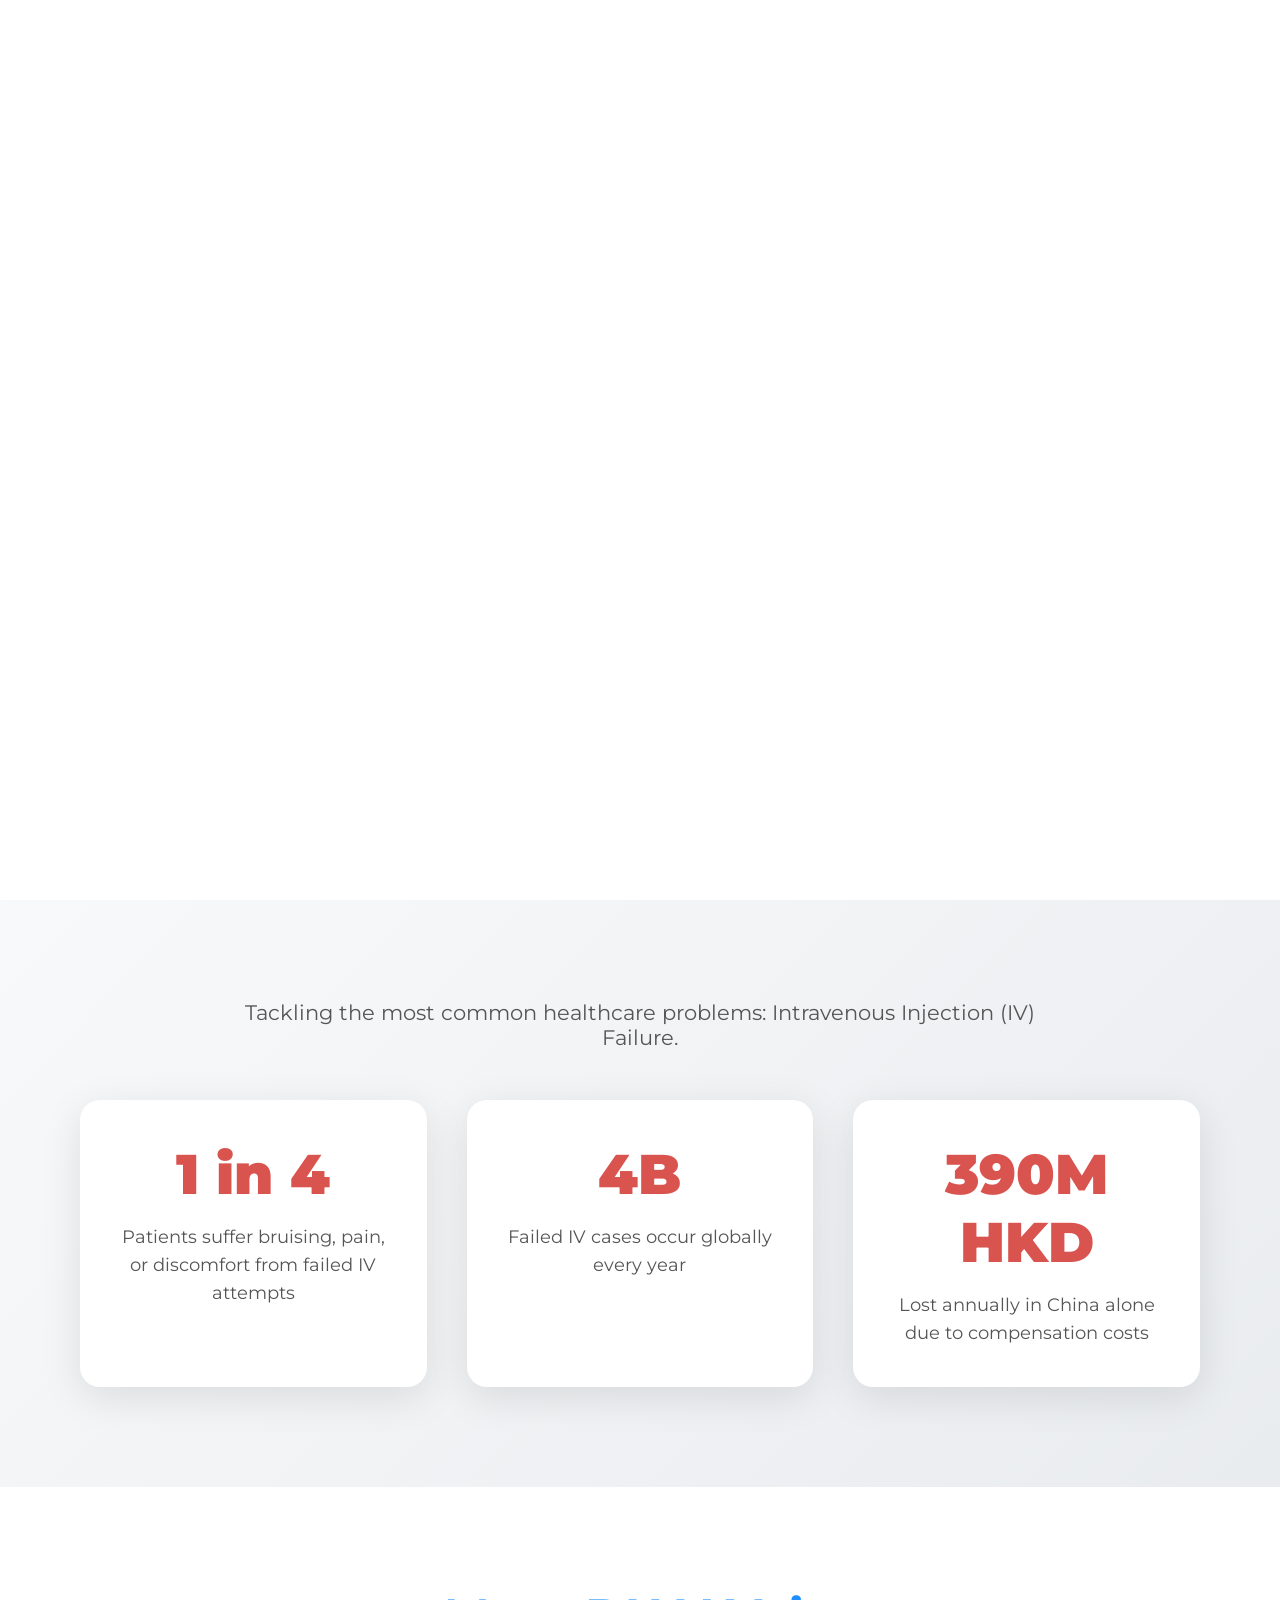
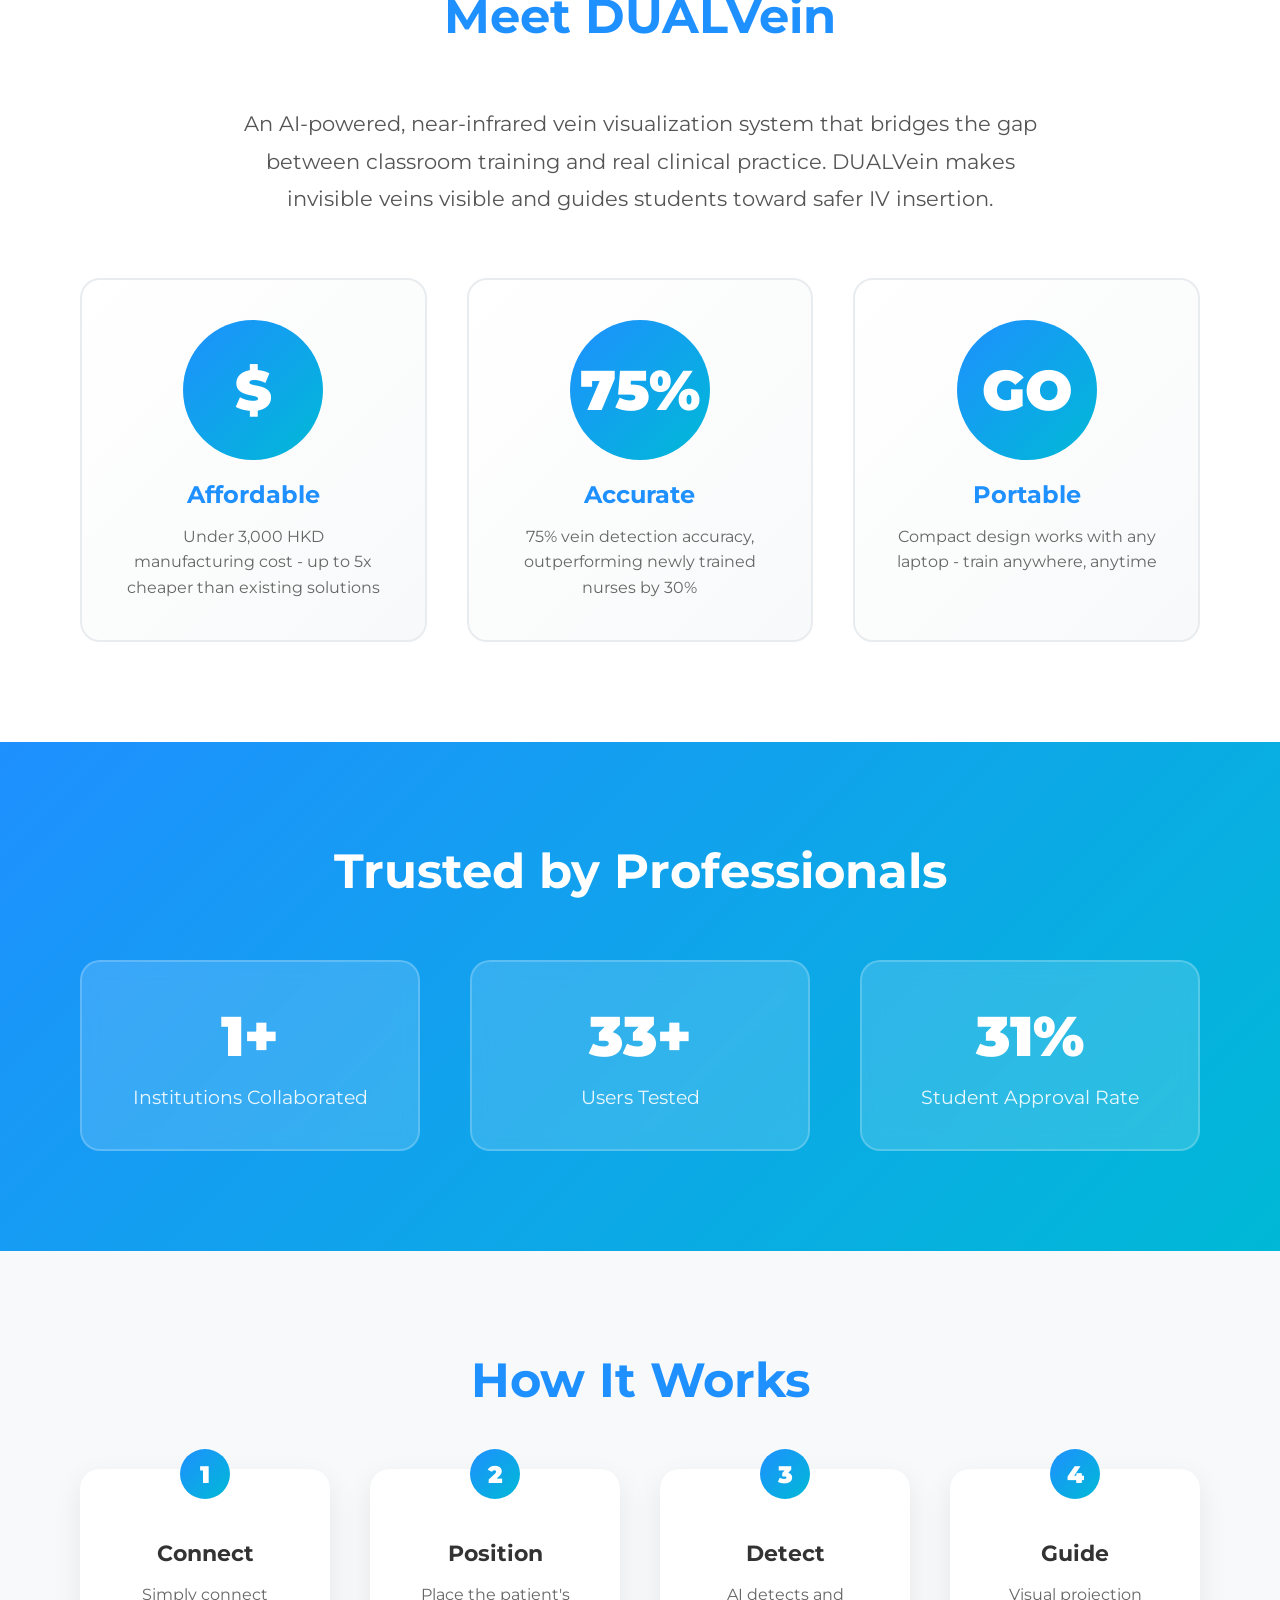
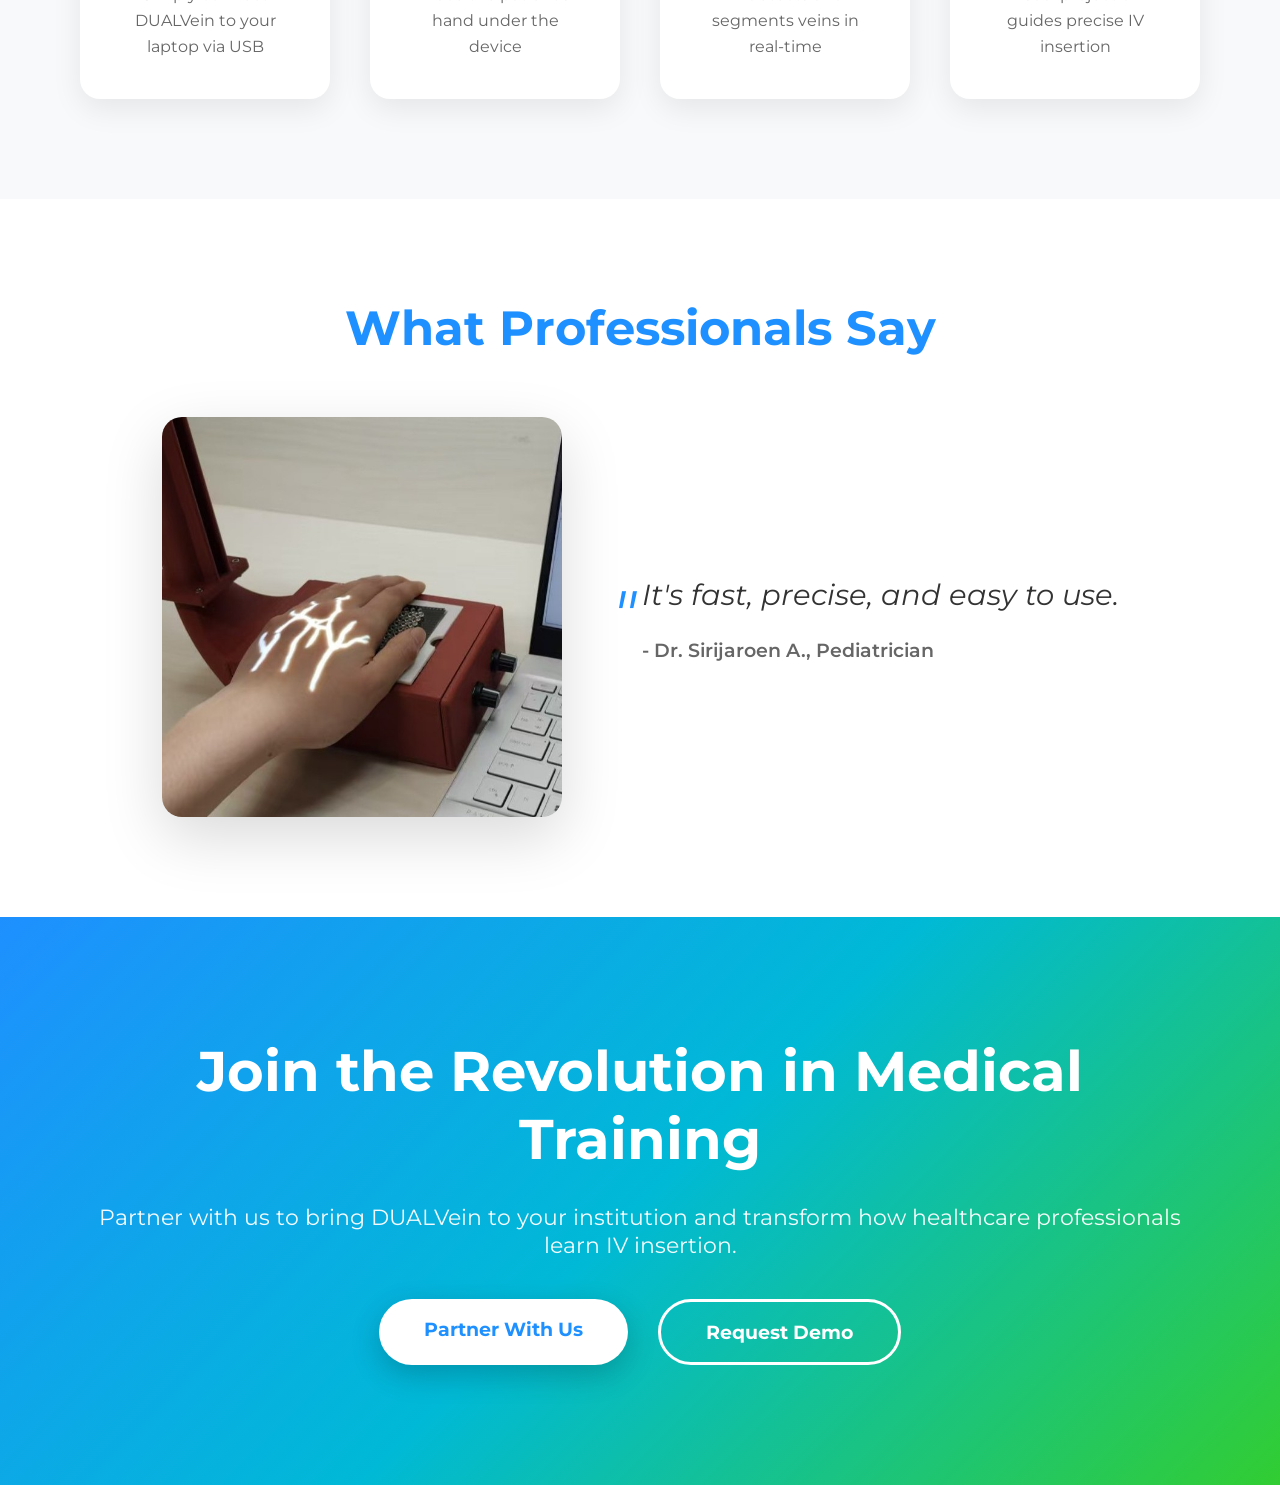
<file: index(2).html>
<!DOCTYPE html>
<html lang="en">
<head>
  <meta charset="UTF-8" />
  <meta name="viewport" content="width=device-width, initial-scale=1.0" />
  <title>DUALVein - Revolutionary Vein Visualization</title>
  <link href="https://fonts.googleapis.com/css2?family=Montserrat:wght@400;600;700;900&display=swap" rel="stylesheet">
  <style>
    * {
      margin: 0;
      padding: 0;
      box-sizing: border-box;
    }
    
    body {
      font-family: 'Montserrat', sans-serif;
      overflow-x: hidden;
      background: #ffffff;
    }

    /* Hero Section */
    .hero {
      position: relative;
      height: 100vh;
      display: flex;
      justify-content: center;
      align-items: center;
      overflow: hidden;
      background: #ffffff;
    }

    .circle-bg {
      position: absolute;
      width: 100%;
      height: 100%;
      overflow: hidden;
      top: 0;
      left: 0;
      z-index: 0;
    }

    .circle {
      position: absolute;
      border-radius: 50%;
      opacity: 0;
      filter: blur(80px);
      transition: opacity 1.5s ease;
    }

    .circle.show {
      opacity: 0.8;
    }

    .circle.fade {
      opacity: 0.05;
    }

    .circle-left {
      background: linear-gradient(135deg, #1E90FF, #00B9D6);
      width: 600px;
      height: 600px;
      top: -200px;
      left: -200px;
      animation: moveLeft 5s infinite alternate ease-in-out;
    }

    .circle-right {
      background: linear-gradient(135deg, #00B9D6, #32CD32);
      width: 700px;
      height: 700px;
      bottom: -250px;
      right: -250px;
      animation: moveRight 8s infinite alternate ease-in-out;
    }

    .circle-middle {
      background: linear-gradient(135deg, #32CD32, #1E90FF);
      width: 500px;
      height: 500px;
      top: 30%;
      left: 50%;
      transform: translateX(-50%);
      animation: pulse 1s infinite alternate ease-in-out;
    }

    @keyframes moveLeft {
      0% { transform: translate(0, 0); }
      100% { transform: translate(100px, 100px); }
    }

    @keyframes moveRight {
      0% { transform: translate(0, 0); }
      100% { transform: translate(-80px, -80px); }
    }

    @keyframes pulse {
      0% { transform: translateX(-50%) scale(1); }
      100% { transform: translateX(-50%) scale(1.2); }
    }
  
    .benefit-icon {
      width: 140px;
      height: 140px;
      background: linear-gradient(135deg, #1E90FF, #00B9D6);
      border-radius: 50%;
      display: flex;
      align-items: center;
      justify-content: center;
      margin: 0 auto 20px;
      font-size: 1.8rem;
      color: white;
      font-weight: 900;
    }
    .hero-content {
      text-align: center;
      z-index: 2;
      position: relative;
    }

    .logo {
      width: 700px;
      max-width: 90vw;
      transition: opacity 1s ease-out;
    }

    .logo.hide {
      opacity: 0;
    }

    .hero-content h1 {
      font-size: 7rem;
      font-weight: 900;
      margin-top: 20px;
      background: linear-gradient(135deg, #1E90FF, #00B9D6, #32CD32);
      -webkit-background-clip: text;
      background-clip: text;
      -webkit-text-fill-color: transparent;
      opacity: 0;
      transition: opacity 2s ease;
      letter-spacing: -2px;
    }

    .hero-content h1.show {
      opacity: 1;
    }

    .hero-content p {
      color: #333;
      font-size: 1.5rem;
      font-style: italic;
      font-weight: 400;
      opacity: 0;
      transition: opacity 2s ease;
      margin-top: 15px;
      letter-spacing: 0.5px;
    }

    .hero-content p.show {
      opacity: 1;
    }

    .cta-button {
      display: inline-block;
      margin-top: 30px;
      padding: 15px 40px;
      background: linear-gradient(135deg, #1E90FF, #00B9D6);
      color: white;
      text-decoration: none;
      border-radius: 50px;
      font-weight: 600;
      font-size: 1.1rem;
      opacity: 0;
      transition: all 0.3s ease;
      box-shadow: 0 10px 30px rgba(30, 144, 255, 0.3);
    }

    .cta-button.show {
      opacity: 1;
    }

    .cta-button:hover {
      transform: translateY(-3px);
      box-shadow: 0 15px 40px rgba(30, 144, 255, 0.4);
    }

    .hidden {
      display: none;
    }

    /* Navbar */
    nav {
      position: fixed;
      top: 0;
      left: 0;
      width: 100%;
      background: rgba(255, 255, 255, 0.95);
      backdrop-filter: blur(10px);
      padding: 20px 60px;
      display: flex;
      justify-content: center;
      box-shadow: 0 2px 20px rgba(0, 0, 0, 0.08);
      z-index: 100;
      opacity: 0;
      transition: opacity 1.2s ease;
      pointer-events: none;
    }

    nav.show {
      opacity: 1;
      pointer-events: auto;
    }

    nav ul {
      display: flex;
      gap: 50px;
      list-style: none;
      align-items: center;
    }

    nav a {
      text-decoration: none;
      color: #333;
      font-weight: 600;
      font-size: 1rem;
      transition: color 0.3s;
      position: relative;
    }

    nav a:hover {
      color: #1E90FF;
    }

    nav a::after {
      content: '';
      position: absolute;
      bottom: -5px;
      left: 0;
      width: 0;
      height: 2px;
      background: #1E90FF;
      transition: width 0.3s ease;
    }

    nav a:hover::after {
      width: 100%;
    }

    /* Section Styles */
    .content-section {
      padding: 100px 80px;
      position: relative;
    }

    .content-section h2 {
      font-size: 3rem;
      font-weight: 700;
      text-align: center;
      margin-bottom: 60px;
      color: #1E90FF;
    }

    /* Problem Section */
    .problem-section {
      background: linear-gradient(135deg, #f8f9fa 0%, #e9ecef 100%);
    }

    .problem-headline {
      font-size: 3.5rem;
      font-weight: 900;
      text-align: center;
      color: #d9534f;
      margin-bottom: 40px;
    }

    .problem-grid {
      display: grid;
      grid-template-columns: repeat(auto-fit, minmax(250px, 1fr));
      gap: 40px;
      margin-top: 50px;
    }

    .problem-card {
      background: white;
      padding: 40px;
      border-radius: 20px;
      text-align: center;
      box-shadow: 0 10px 40px rgba(0, 0, 0, 0.1);
      transform: translateY(50px);
      opacity: 0;
      transition: all 0.6s ease;
    }

    .problem-card.show {
      transform: translateY(0);
      opacity: 1;
    }

    .problem-card:hover {
      transform: translateY(-10px);
      box-shadow: 0 20px 50px rgba(0, 0, 0, 0.15);
    }

    .problem-number {
      font-size: 3.5rem;
      font-weight: 900;
      color: #d9534f;
      margin-bottom: 15px;
    }

    .problem-card p {
      font-size: 1.1rem;
      color: #555;
      line-height: 1.6;
    }

    /* Solution Section */
    .solution-section {
      background: white;
    }

    .solution-intro {
      text-align: center;
      max-width: 800px;
      margin: 0 auto 60px;
      font-size: 1.3rem;
      color: #555;
      line-height: 1.8;
    }

    .benefits-grid {
      display: grid;
      grid-template-columns: repeat(auto-fit, minmax(280px, 1fr));
      gap: 40px;
      margin-top: 60px;
    }

    .benefit-card {
      background: linear-gradient(135deg, #ffffff 0%, #f8f9fa 100%);
      padding: 40px;
      border-radius: 20px;
      text-align: center;
      border: 2px solid #e9ecef;
      transition: all 0.4s ease;
      transform: translateY(30px);
      opacity: 0;
    }

    .benefit-card.show {
      transform: translateY(0);
      opacity: 1;
    }

    .benefit-card:hover {
      border-color: #1E90FF;
      box-shadow: 0 15px 50px rgba(30, 144, 255, 0.2);
      transform: translateY(-10px);
    }

    .benefit-icon {
      font-size: 3.5rem;
      margin-bottom: 20px;
    }

    .benefit-card h3 {
      font-size: 1.5rem;
      color: #1E90FF;
      margin-bottom: 15px;
      font-weight: 700;
    }

    .benefit-card p {
      color: #666;
      line-height: 1.6;
      font-size: 1rem;
    }

    /* Stats Section */
    .stats-section {
      background: linear-gradient(135deg, #1E90FF 0%, #00B9D6 100%);
      color: white;
    }

    .stats-section h2 {
      color: white;
    }

    .stats-container {
      display: grid;
      grid-template-columns: repeat(auto-fit, minmax(250px, 1fr));
      gap: 50px;
      margin-top: 50px;
    }

    .stat-box {
      background: rgba(255, 255, 255, 0.15);
      backdrop-filter: blur(10px);
      padding: 40px;
      border-radius: 20px;
      text-align: center;
      border: 2px solid rgba(255, 255, 255, 0.2);
      opacity: 0;
      transform: translateY(50px);
      transition: all 0.6s ease;
    }

    .stat-box.show {
      opacity: 1;
      transform: translateY(0);
    }

    .stat-box:hover {
      background: rgba(255, 255, 255, 0.25);
      transform: translateY(-10px);
    }

    .stat-box h3 {
      font-size: 3.5rem;
      font-weight: 900;
      color: white;
      margin-bottom: 15px;
    }

    .stat-box p {
      font-size: 1.2rem;
      color: rgba(255, 255, 255, 0.9);
    }

    /* How It Works Section */
    .how-it-works-section {
      background: #f8f9fa;
    }

    .steps-container {
      display: grid;
      grid-template-columns: repeat(auto-fit, minmax(250px, 1fr));
      gap: 40px;
      margin-top: 60px;
    }

    .step-card {
      background: white;
      padding: 40px;
      border-radius: 20px;
      text-align: center;
      position: relative;
      box-shadow: 0 10px 30px rgba(0, 0, 0, 0.08);
      transform: scale(0.9);
      opacity: 0;
      transition: all 0.5s ease;
    }

    .step-card.show {
      transform: scale(1);
      opacity: 1;
    }

    .step-number {
      position: absolute;
      top: -20px;
      left: 50%;
      transform: translateX(-50%);
      width: 50px;
      height: 50px;
      background: linear-gradient(135deg, #1E90FF, #00B9D6);
      color: white;
      border-radius: 50%;
      display: flex;
      align-items: center;
      justify-content: center;
      font-size: 1.5rem;
      font-weight: 900;
    }

    .step-card h3 {
      margin-top: 30px;
      font-size: 1.4rem;
      color: #333;
      margin-bottom: 15px;
    }

    .step-card p {
      color: #666;
      line-height: 1.6;
    }

    /* Testimonials Section */
    .testimonials-section {
      background: white;
    }

    .testimonial-container {
      display: flex;
      align-items: center;
      justify-content: center;
      gap: 80px;
      flex-wrap: wrap;
      max-width: 1200px;
      margin: 0 auto;
      opacity: 0;
      transform: translateY(30px);
      transition: all 0.8s ease;
    }

    .testimonial-container.show {
      opacity: 1;
      transform: translateY(0);
    }

    .real-image {
      width: 400px;
      height: auto;
      border-radius: 20px;
      box-shadow: 0 20px 60px rgba(0, 0, 0, 0.15);
    }

    .testimonial-text {
      max-width: 500px;
    }

    .testimonial-text p {
      font-size: 1.8rem;
      font-style: italic;
      color: #333;
      line-height: 1.6;
      margin-bottom: 20px;
      position: relative;
    }

    .testimonial-text p::before {
      content: '"';
      font-size: 4rem;
      color: #1E90FF;
      position: absolute;
      left: -30px;
      top: -10px;
    }

    .testimonial-text h4 {
      font-size: 1.2rem;
      color: #666;
      font-weight: 600;
    }

    /* CTA Section */
    .cta-section {
      background: linear-gradient(135deg, #1E90FF 0%, #00B9D6 50%, #32CD32 100%);
      color: white;
      text-align: center;
      padding: 120px 80px;
    }

    .cta-section h2 {
      color: white;
      font-size: 3.5rem;
      margin-bottom: 30px;
    }

    .cta-section p {
      font-size: 1.4rem;
      margin-bottom: 40px;
      opacity: 0.95;
    }

    .cta-buttons {
      display: flex;
      gap: 30px;
      justify-content: center;
      flex-wrap: wrap;
    }

    .cta-btn {
      padding: 18px 45px;
      font-size: 1.2rem;
      font-weight: 700;
      border-radius: 50px;
      text-decoration: none;
      transition: all 0.3s ease;
      display: inline-block;
    }

    .cta-btn-primary {
      background: white;
      color: #1E90FF;
      box-shadow: 0 10px 30px rgba(0, 0, 0, 0.2);
    }

    .cta-btn-primary:hover {
      transform: translateY(-5px);
      box-shadow: 0 15px 40px rgba(0, 0, 0, 0.3);
    }

    .cta-btn-secondary {
      background: transparent;
      color: white;
      border: 3px solid white;
    }

    .cta-btn-secondary:hover {
      background: white;
      color: #1E90FF;
      transform: translateY(-5px);
    }

    /* Responsive */
    @media (max-width: 768px) {
      .hero-content h1 {
        font-size: 3.5rem;
      }

      .hero-content p {
        font-size: 1.1rem;
      }

      .content-section {
        padding: 60px 30px;
      }

      .content-section h2 {
        font-size: 2rem;
      }

      .problem-headline {
        font-size: 2.5rem;
      }

      nav {
        padding: 15px 20px;
      }

      nav ul {
        gap: 20px;
      }
    }
  </style>
</head>
<body>

  <!-- Hero Section -->
  <section class="hero">
    <div class="circle-bg">
      <div class="circle circle-left"></div>
      <div class="circle circle-right"></div>
      <div class="circle circle-middle"></div>
    </div>

    <div class="hero-content">
      <img src="assets/DUALVein-logo.PNG" alt="DUALVein Logo" class="logo" id="logo">
      <h1 id="brand-text" class="hidden">DUALVein</h1>
      <p id="tagline" class="hidden">Revolutionary Solution for Needle Injection Guidance</p>
      <a href="#contact" id="cta-btn" class="cta-button hidden">Get Started</a>
    </div>
  </section>

  <!-- Navigation -->
  <nav id="navbar" class="hidden">
    <ul>
      <li><a href="index.html">Home</a></li>
      <li><a href="about.html">About Us</a></li>
      <li><a href="learning.html">Learning Hub</a></li>
      <li><a href="product.html">Product</a></li>
      <li><a href="contact.html">Contact Us</a></li>
    </ul>
  </nav>

  <!-- Problem Section -->
  <section class="content-section problem-section">
    <p style="text-align: center; font-size: 1.3rem; color: #555; max-width: 800px; margin: 0 auto 40px;">
      Tackling the most common healthcare problems: Intravenous Injection (IV) Failure.
    </p>
    <div class="problem-grid" id="problem-grid">
      <div class="problem-card">
        <div class="problem-number">1 in 4</div>
        <p>Patients suffer bruising, pain, or discomfort from failed IV attempts</p>
      </div>
      <div class="problem-card">
        <div class="problem-number">4B</div>
        <p>Failed IV cases occur globally every year</p>
      </div>
      <div class="problem-card">
        <div class="problem-number">390M HKD</div>
        <p>Lost annually in China alone due to compensation costs</p>
      </div>
    </div>
  </section>

  <!-- Solution Section -->
  <section class="content-section solution-section">
    <h2>Meet DUALVein</h2>
    <p class="solution-intro">
      An AI-powered, near-infrared vein visualization system that bridges the gap between classroom training and real clinical practice. DUALVein makes invisible veins visible and guides students toward safer IV insertion.
    </p>
    <div class="benefits-grid" id="benefits-grid">
      <div class="benefit-card">
        <div class="benefit-icon">$</div> 
        <h3>Affordable</h3>
        <p>Under 3,000 HKD manufacturing cost - up to 5x cheaper than existing solutions</p>
      </div>
      <div class="benefit-card">
        <div class="benefit-icon">75%</div>
        <h3>Accurate</h3>
        <p>75% vein detection accuracy, outperforming newly trained nurses by 30%</p>
      </div>
      <div class="benefit-card">
        <div class="benefit-icon">GO</div>
        <h3>Portable</h3>
        <p>Compact design works with any laptop - train anywhere, anytime</p>
      </div>
    </div>
  </section>

  <!-- Stats Section -->
  <section class="content-section stats-section">
    <h2>Trusted by Professionals</h2>
    <div class="stats-container" id="stats-container">
      <div class="stat-box">
        <h3 data-count="5">0+</h3>
        <p>Institutions Collaborated</p>
      </div>
       <!-- 
      <div class="stat-box">
        <h3 data-count="75">0%</h3>
        <p>Accuracy Achieved</p>
      </div>
    -->
      <div class="stat-box">
        <h3 data-count="100">0+</h3>
        <p>Users Tested</p>
      </div>
      <div class="stat-box">
        <h3 data-count="95">0%</h3>
        <p>Student Approval Rate</p>
      </div>
    </div>
  </section>

  <!-- How It Works Section -->
  <section class="content-section how-it-works-section">
    <h2>How It Works</h2>
    <div class="steps-container" id="steps-container">
      <div class="step-card">
        <div class="step-number">1</div>
        <h3>Connect</h3>
        <p>Simply connect DUALVein to your laptop via USB</p>
      </div>
      <div class="step-card">
        <div class="step-number">2</div>
        <h3>Position</h3>
        <p>Place the patient's hand under the device</p>
      </div>
      <div class="step-card">
        <div class="step-number">3</div>
        <h3>Detect</h3>
        <p>AI detects and segments veins in real-time</p>
      </div>
      <div class="step-card">
        <div class="step-number">4</div>
        <h3>Guide</h3>
        <p>Visual projection guides precise IV insertion</p>
      </div>
    </div>
  </section>

  <!-- Testimonials Section -->
  <section class="content-section testimonials-section">
    <h2>What Professionals Say</h2>
    <div class="testimonial-container" id="testimonial-container">
      <img src="assets/Realuse1.jpg" alt="DUALVein in action" class="real-image">
      <div class="testimonial-text">
        <p>It's fast, precise, and easy to use.</p>
        <h4> -  Dr. Sirijaroen A., Pediatrician</h4>
      </div>
    </div>
  </section>

  <!-- CTA Section -->
  <section class="cta-section" id="contact">
    <h2>Join the Revolution in Medical Training</h2>
    <p>Partner with us to bring DUALVein to your institution and transform how healthcare professionals learn IV insertion.</p>
    <div class="cta-buttons">
      <a href="contact.html" class="cta-btn cta-btn-primary">Partner With Us</a>
      <a href="product.html" class="cta-btn cta-btn-secondary">Request Demo</a>
    </div>
  </section>

  <script>
    window.addEventListener("load", () => {
      const logo = document.getElementById("logo");
      const brandText = document.getElementById("brand-text");
      const tagline = document.getElementById("tagline");
      const ctaBtn = document.getElementById("cta-btn");
      const navbar = document.getElementById("navbar");
      const circles = document.querySelectorAll(".circle");

      // Logo animation sequence
      setTimeout(() => {
        logo.classList.add("hide");
        setTimeout(() => {
          logo.style.display = "none";
          brandText.classList.remove("hidden");
          tagline.classList.remove("hidden");
          ctaBtn.classList.remove("hidden");
          circles.forEach(circle => circle.classList.add("show"));
          
          setTimeout(() => {
            brandText.classList.add("show");
            tagline.classList.add("show");
            setTimeout(() => {
              ctaBtn.classList.add("show");
            }, 500);
          }, 300);
        }, 1000);
      }, 1500);

      // Navbar appearance
      setTimeout(() => {
        navbar.classList.remove("hidden");
        requestAnimationFrame(() => {
          setTimeout(() => {
            navbar.classList.add("show");
          }, 20);
        });
      }, 3500);

      // Scroll animations
      const observerOptions = {
        threshold: 0.2,
        rootMargin: '0px 0px -100px 0px'
      };

      const observer = new IntersectionObserver((entries) => {
        entries.forEach(entry => {
          if (entry.isIntersecting) {
            entry.target.classList.add('show');
          }
        });
      }, observerOptions);

      // Observe all animated elements
      document.querySelectorAll('.problem-card, .benefit-card, .stat-box, .step-card, .testimonial-container').forEach(el => {
        observer.observe(el);
      });

      // Animate stats numbers
      const animateStats = (entries) => {
        entries.forEach(entry => {
          if (entry.isIntersecting) {
            const counters = entry.target.querySelectorAll('.stat-box h3');
            counters.forEach(counter => {
              if (!counter.classList.contains('counted')) {
                counter.classList.add('counted');
                const target = parseInt(counter.getAttribute('data-count'));
                const suffix = counter.textContent.includes('%') ? '%' : '+';
                let count = 0;
                const duration = 2000;
                const increment = target / (duration / 16);
                
                const updateCount = () => {
                  count += increment;
                  if (count >= target) {
                    counter.textContent = target + suffix;
                  } else {
                    counter.textContent = Math.floor(count) + suffix;
                    requestAnimationFrame(updateCount);
                  }
                };
                requestAnimationFrame(updateCount);
              }
            });
          }
        });
      };

      const statsObserver = new IntersectionObserver(animateStats, observerOptions);
      const statsSection = document.getElementById('stats-container');
      if (statsSection) statsObserver.observe(statsSection);

      // Fade circles on scroll
      window.addEventListener('scroll', () => {
        if (window.scrollY > 100) {
          circles.forEach(circle => circle.classList.add('fade'));
        } else {
          circles.forEach(circle => circle.classList.remove('fade'));
        }
      });
    });
  </script>
</body>
</html>
</file>
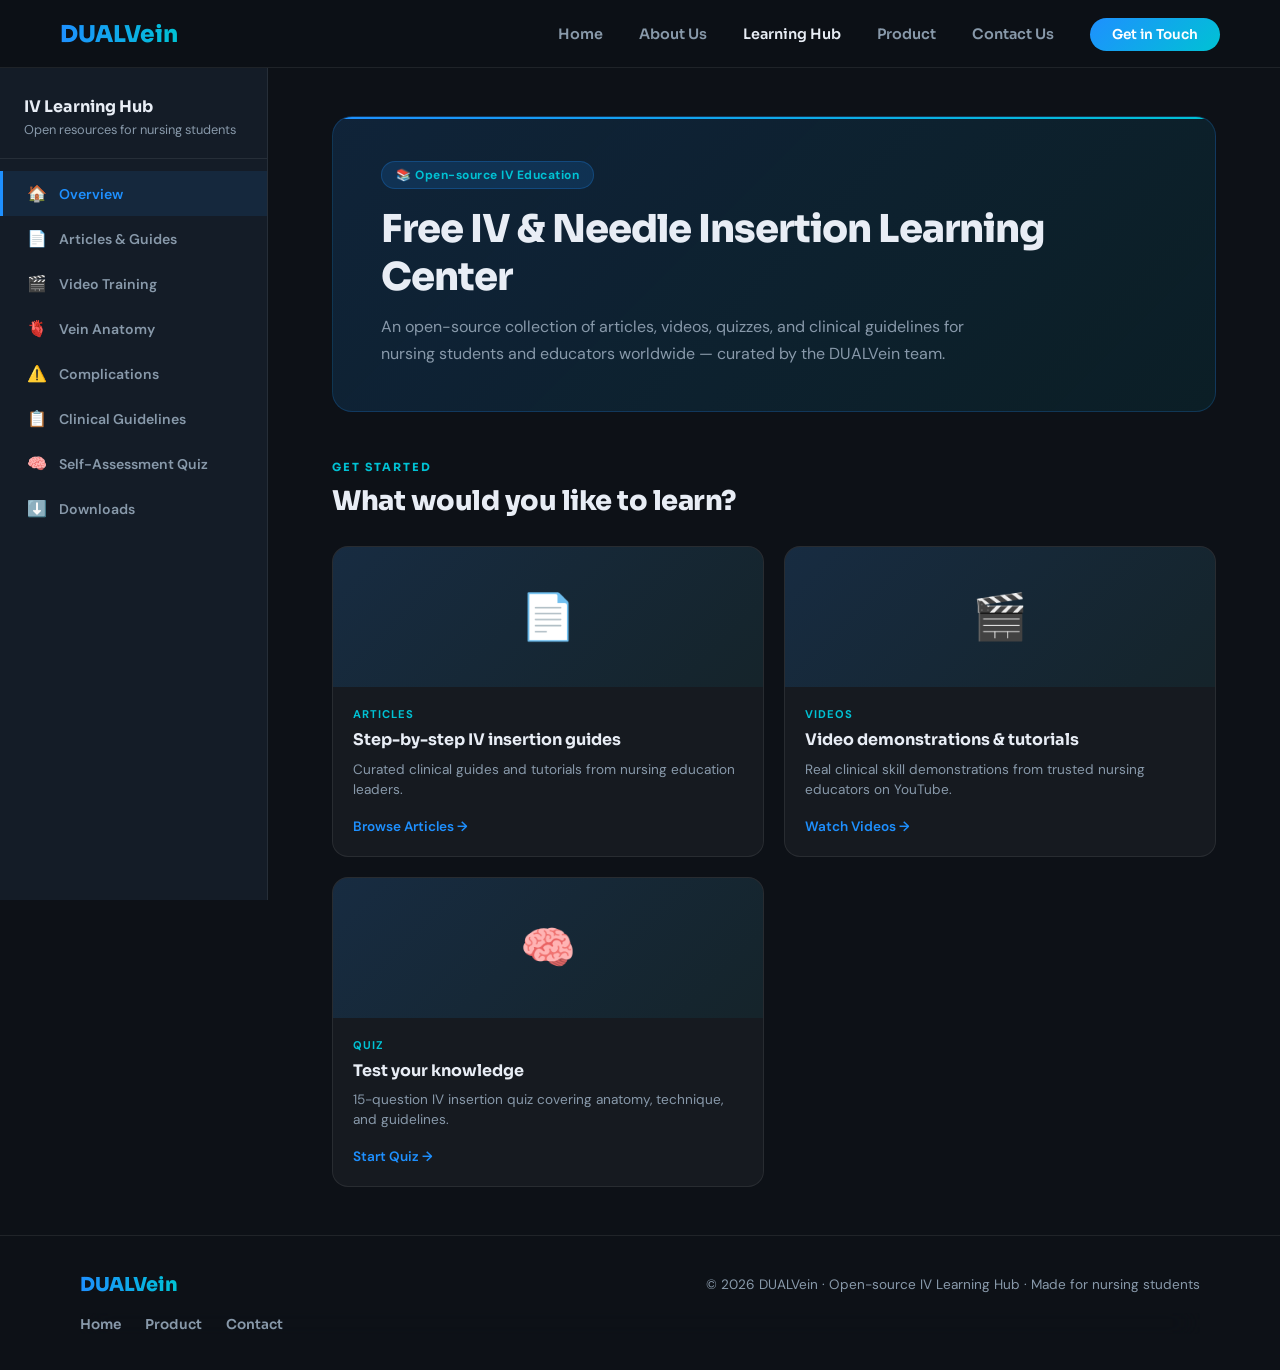
<file: learning.html>
<!DOCTYPE html>
<html lang="en">
<head>
<meta charset="UTF-8" />
<meta name="viewport" content="width=device-width, initial-scale=1.0" />
<title>Learning Hub – DUALVein IV Education Center</title>
<link href="https://fonts.googleapis.com/css2?family=Sora:wght@300;400;600;700;800&family=DM+Sans:ital,wght@0,400;0,500;1,400&display=swap" rel="stylesheet">
<style>
:root {
  --blue: #1E90FF;
  --cyan: #00C2D4;
  --green: #2ECC71;
  --red: #ff5252;
  --dark: #0d1117;
  --mid: #141c27;
  --text: #e8edf5;
  --muted: #8899aa;
  --card-bg: rgba(255,255,255,0.04);
  --border: rgba(255,255,255,0.08);
  --radius: 16px;
}
*, *::before, *::after { margin:0; padding:0; box-sizing:border-box; }
html { scroll-behavior:smooth; }
body { font-family:'DM Sans',sans-serif; background:var(--dark); color:var(--text); overflow-x:hidden; }

/* NAV */
nav {
  position:fixed; top:0; left:0; width:100%;
  background:rgba(13,17,23,.95); backdrop-filter:blur(16px);
  border-bottom:1px solid var(--border);
  padding:0 60px; display:flex; align-items:center; justify-content:space-between;
  height:68px; z-index:200;
}
.nav-logo { font-family:'Sora',sans-serif; font-size:1.45rem; font-weight:800; background:linear-gradient(90deg,var(--blue),var(--cyan)); -webkit-background-clip:text; background-clip:text; -webkit-text-fill-color:transparent; text-decoration:none; }
nav ul { display:flex; gap:36px; list-style:none; align-items:center; }
nav a { font-family:'Sora',sans-serif; text-decoration:none; color:var(--muted); font-size:.9rem; font-weight:600; transition:color .2s; }
nav a:hover, nav a.active { color:var(--text); }
.nav-cta { background:linear-gradient(135deg,var(--blue),var(--cyan)); color:white !important; padding:8px 22px; border-radius:50px; font-size:.85rem !important; }

/* LAYOUT */
.layout { display:flex; padding-top:68px; min-height:100vh; }

/* SIDEBAR */
.sidebar {
  width:268px; flex-shrink:0;
  background:var(--mid);
  border-right:1px solid var(--border);
  position:sticky; top:68px; height:calc(100vh - 68px);
  overflow-y:auto;
  padding:28px 0;
}
.sidebar-header { padding:0 24px 20px; border-bottom:1px solid var(--border); margin-bottom:12px; }
.sidebar-header h2 { font-family:'Sora',sans-serif; font-size:1rem; font-weight:700; }
.sidebar-header p { color:var(--muted); font-size:.8rem; margin-top:4px; }
.sidebar-menu { list-style:none; }
.sidebar-menu li {
  display:flex; align-items:center; gap:12px;
  padding:12px 24px;
  font-weight:600; font-size:.88rem; cursor:pointer;
  transition:background .2s, color .2s;
  color:var(--muted);
  border-left:3px solid transparent;
}
.sidebar-menu li:hover { background:rgba(255,255,255,.04); color:var(--text); }
.sidebar-menu li.active { background:rgba(30,144,255,.1); color:var(--blue); border-left-color:var(--blue); }
.sidebar-menu li .icon { font-size:1rem; width:20px; }

/* MAIN */
.main { flex:1; padding:48px 64px; max-width:1060px; }

/* TABS */
.tab-content { display:none; }
.tab-content.active { display:block; }

/* HERO BANNER */
.hub-banner {
  background:linear-gradient(135deg,rgba(30,144,255,.15),rgba(0,194,212,.08));
  border:1px solid rgba(30,144,255,.2);
  border-radius:20px; padding:44px 48px; margin-bottom:48px;
  position:relative; overflow:hidden;
}
.hub-banner::before { content:''; position:absolute; top:0; left:0; right:0; height:2px; background:linear-gradient(90deg,var(--blue),var(--cyan)); }
.hub-banner .badge { display:inline-flex; align-items:center; gap:8px; background:rgba(30,144,255,.15); border:1px solid rgba(30,144,255,.25); border-radius:50px; padding:5px 14px; font-size:.75rem; font-weight:700; color:var(--cyan); margin-bottom:16px; letter-spacing:.5px; }
.hub-banner h1 { font-family:'Sora',sans-serif; font-size:clamp(1.8rem,3vw,2.6rem); font-weight:800; letter-spacing:-1px; }
.hub-banner p { color:var(--muted); font-size:1rem; line-height:1.7; margin-top:12px; max-width:600px; }

/* SECTION TITLES */
.sec-label { font-family:'Sora',sans-serif; font-size:.7rem; font-weight:700; letter-spacing:2px; color:var(--cyan); text-transform:uppercase; margin-bottom:10px; }
.sec-title { font-family:'Sora',sans-serif; font-size:1.7rem; font-weight:800; letter-spacing:-.5px; margin-bottom:28px; }

/* RESOURCE GRID */
.resource-grid { display:grid; grid-template-columns:repeat(auto-fill,minmax(300px,1fr)); gap:20px; }
.resource-card {
  background:var(--card-bg); border:1px solid var(--border);
  border-radius:var(--radius); overflow:hidden;
  transition:border-color .3s, transform .3s;
  text-decoration:none; color:inherit; display:block;
}
.resource-card:hover { border-color:rgba(30,144,255,.4); transform:translateY(-4px); }
.rc-thumb {
  height:140px; width:100%;
  background:linear-gradient(135deg,rgba(30,144,255,.15),rgba(0,194,212,.06));
  display:flex; align-items:center; justify-content:center;
  font-size:2.8rem;
}
.rc-body { padding:20px; }
.rc-tag { font-size:.7rem; font-weight:700; color:var(--cyan); letter-spacing:1px; text-transform:uppercase; margin-bottom:8px; }
.rc-body h4 { font-family:'Sora',sans-serif; font-weight:700; font-size:1rem; margin-bottom:8px; line-height:1.4; }
.rc-body p { color:var(--muted); font-size:.85rem; line-height:1.5; margin-bottom:14px; }
.rc-link { display:inline-flex; align-items:center; gap:6px; color:var(--blue); font-weight:600; font-size:.85rem; }
.rc-link:hover { gap:10px; }

/* ANATOMY */
.anatomy-content { background:var(--card-bg); border:1px solid var(--border); border-radius:20px; padding:40px; }
.anatomy-grid { display:grid; grid-template-columns:1fr 1fr; gap:32px; margin-top:24px; }
.anatomy-card { background:rgba(255,255,255,.03); border:1px solid var(--border); border-radius:12px; padding:24px; }
.anatomy-card h4 { font-family:'Sora',sans-serif; font-weight:700; color:var(--cyan); margin-bottom:12px; }
.anatomy-list { list-style:none; display:flex; flex-direction:column; gap:8px; }
.anatomy-list li { display:flex; align-items:flex-start; gap:10px; color:var(--muted); font-size:.9rem; line-height:1.45; }
.anatomy-list li::before { content:'▸'; color:var(--blue); flex-shrink:0; }
.anatomy-link { display:inline-flex; align-items:center; gap:8px; margin-top:28px; color:var(--blue); font-weight:700; text-decoration:none; font-size:.95rem; }

/* COMPLICATIONS */
.complication-grid { display:grid; grid-template-columns:repeat(auto-fill,minmax(280px,1fr)); gap:20px; }
.comp-card { background:var(--card-bg); border:1px solid var(--border); border-left:3px solid var(--red); border-radius:var(--radius); padding:28px 24px; }
.comp-card h4 { font-family:'Sora',sans-serif; font-weight:700; color:var(--text); margin-bottom:10px; font-size:1rem; }
.comp-card p { color:var(--muted); font-size:.88rem; line-height:1.55; margin-bottom:10px; }
.comp-card .comp-tip { background:rgba(30,144,255,.1); border-radius:8px; padding:10px 14px; font-size:.83rem; color:var(--cyan); font-weight:600; }

/* GUIDELINES */
.guideline-box { background:var(--card-bg); border:1px solid var(--border); border-radius:20px; padding:40px; max-width:760px; }
.guideline-box h3 { font-family:'Sora',sans-serif; font-weight:700; font-size:1.2rem; margin-bottom:20px; }
.gl-list { list-style:none; display:flex; flex-direction:column; gap:14px; margin-bottom:28px; }
.gl-list li { display:flex; align-items:flex-start; gap:12px; }
.gl-num { width:28px; height:28px; background:linear-gradient(135deg,var(--blue),var(--cyan)); border-radius:50%; display:flex; align-items:center; justify-content:center; font-family:'Sora',sans-serif; font-weight:800; font-size:.8rem; color:white; flex-shrink:0; }
.gl-list li p { color:var(--muted); font-size:.9rem; line-height:1.55; padding-top:3px; }
.gl-list li p strong { color:var(--text); }
.ext-link { display:inline-flex; align-items:center; gap:8px; color:var(--blue); font-weight:700; text-decoration:none; }

/* DOWNLOADS */
.dl-grid { display:grid; grid-template-columns:repeat(auto-fill,minmax(260px,1fr)); gap:20px; }
.dl-card { background:var(--card-bg); border:1px solid var(--border); border-radius:var(--radius); padding:28px 24px; transition:border-color .3s; }
.dl-card:hover { border-color:rgba(30,144,255,.35); }
.dl-icon { font-size:2rem; margin-bottom:14px; }
.dl-card h4 { font-family:'Sora',sans-serif; font-weight:700; margin-bottom:8px; font-size:1rem; }
.dl-card p { color:var(--muted); font-size:.85rem; line-height:1.5; margin-bottom:16px; }
.dl-btn { display:inline-flex; align-items:center; gap:8px; padding:9px 20px; background:rgba(30,144,255,.15); border:1px solid rgba(30,144,255,.3); border-radius:50px; color:var(--blue); font-weight:600; font-size:.83rem; text-decoration:none; cursor:pointer; transition:background .2s; }
.dl-btn:hover { background:rgba(30,144,255,.25); }

/* QUIZ SYSTEM */
.quiz-container { max-width: 740px; }
.quiz-progress-bar { background:var(--border); border-radius:50px; height:6px; margin-bottom:32px; overflow:hidden; }
.quiz-progress-fill { height:100%; background:linear-gradient(90deg,var(--blue),var(--cyan)); border-radius:50px; transition:width .5s ease; }
.quiz-status { display:flex; justify-content:space-between; align-items:center; margin-bottom:10px; }
.quiz-status span { font-size:.82rem; color:var(--muted); font-weight:600; }

.quiz-screen { display:none; }
.quiz-screen.active { display:block; }

/* START SCREEN */
.quiz-start { text-align:center; padding:40px; background:var(--card-bg); border:1px solid var(--border); border-radius:24px; }
.quiz-start h2 { font-family:'Sora',sans-serif; font-size:2rem; font-weight:800; margin-bottom:16px; }
.quiz-start p { color:var(--muted); font-size:1rem; margin-bottom:32px; line-height:1.7; }
.quiz-start ul { list-style:none; text-align:left; display:inline-block; margin-bottom:32px; }
.quiz-start ul li { display:flex; align-items:center; gap:12px; color:var(--muted); font-size:.9rem; margin-bottom:10px; }
.quiz-start ul li::before { content:'✓'; color:var(--cyan); font-weight:700; }
.btn-start { display:inline-flex; align-items:center; gap:8px; padding:16px 40px; background:linear-gradient(135deg,var(--blue),var(--cyan)); color:white; border:none; border-radius:50px; font-family:'Sora',sans-serif; font-weight:700; font-size:1.05rem; cursor:pointer; transition:transform .2s, box-shadow .2s; box-shadow:0 8px 30px rgba(30,144,255,.3); }
.btn-start:hover { transform:translateY(-2px); box-shadow:0 12px 40px rgba(30,144,255,.4); }

/* QUESTION */
.question-card { background:var(--card-bg); border:1px solid var(--border); border-radius:20px; padding:40px; }
.q-category { font-family:'Sora',sans-serif; font-size:.72rem; font-weight:700; letter-spacing:1.5px; color:var(--cyan); text-transform:uppercase; margin-bottom:16px; }
.q-text { font-family:'Sora',sans-serif; font-size:1.25rem; font-weight:700; line-height:1.5; margin-bottom:32px; }
.q-options { display:flex; flex-direction:column; gap:12px; }
.q-option {
  background:rgba(255,255,255,.03); border:1.5px solid var(--border);
  border-radius:12px; padding:16px 20px;
  cursor:pointer; display:flex; align-items:center; gap:16px;
  font-size:.95rem; transition:border-color .2s, background .2s;
}
.q-option:hover { background:rgba(30,144,255,.08); border-color:rgba(30,144,255,.4); }
.q-option.selected { border-color:var(--blue); background:rgba(30,144,255,.12); }
.q-option.correct { border-color:var(--green) !important; background:rgba(46,204,113,.12) !important; }
.q-option.wrong { border-color:var(--red) !important; background:rgba(255,82,82,.1) !important; }
.q-letter {
  width:32px; height:32px; border-radius:8px;
  background:rgba(255,255,255,.07); border:1px solid var(--border);
  display:flex; align-items:center; justify-content:center;
  font-family:'Sora',sans-serif; font-weight:700; font-size:.85rem;
  flex-shrink:0; transition:background .2s, border-color .2s;
}
.q-option.selected .q-letter { background:rgba(30,144,255,.3); border-color:var(--blue); color:var(--blue); }
.q-option.correct .q-letter { background:rgba(46,204,113,.3); border-color:var(--green); color:var(--green); }
.q-option.wrong .q-letter { background:rgba(255,82,82,.2); border-color:var(--red); color:var(--red); }

.q-feedback {
  margin-top:20px; padding:16px 20px;
  border-radius:12px; font-size:.9rem; line-height:1.6;
  display:none;
}
.q-feedback.show { display:block; }
.q-feedback.correct-fb { background:rgba(46,204,113,.1); border:1px solid rgba(46,204,113,.3); color:#7AE39E; }
.q-feedback.wrong-fb { background:rgba(255,82,82,.08); border:1px solid rgba(255,82,82,.25); color:#FF9090; }
.q-feedback strong { font-weight:700; }

.q-nav { display:flex; justify-content:flex-end; gap:12px; margin-top:28px; }
.btn-next { padding:12px 28px; background:linear-gradient(135deg,var(--blue),var(--cyan)); color:white; border:none; border-radius:50px; font-family:'Sora',sans-serif; font-weight:700; font-size:.95rem; cursor:pointer; transition:opacity .2s; display:none; }
.btn-next:hover { opacity:.85; }
.btn-next.visible { display:inline-flex; align-items:center; gap:8px; }

/* RESULTS */
.quiz-results { background:var(--card-bg); border:1px solid var(--border); border-radius:24px; padding:50px; text-align:center; }
.result-score {
  width:130px; height:130px; border-radius:50%;
  background:linear-gradient(135deg,var(--blue),var(--cyan));
  display:flex; align-items:center; justify-content:center;
  margin:0 auto 24px;
  font-family:'Sora',sans-serif; font-size:2.4rem; font-weight:800;
  box-shadow:0 0 0 16px rgba(30,144,255,.12);
}
.quiz-results h2 { font-family:'Sora',sans-serif; font-size:1.8rem; font-weight:800; margin-bottom:12px; }
.quiz-results p { color:var(--muted); margin-bottom:28px; }
.result-breakdown { display:grid; grid-template-columns:repeat(3,1fr); gap:16px; margin:28px 0; }
.rb-cell { background:rgba(255,255,255,.04); border:1px solid var(--border); border-radius:12px; padding:18px; }
.rb-cell .n { font-family:'Sora',sans-serif; font-size:1.6rem; font-weight:800; }
.rb-cell .l { color:var(--muted); font-size:.8rem; margin-top:4px; }
.rb-cell.correct-cell .n { color:var(--green); }
.rb-cell.wrong-cell .n { color:var(--red); }
.btn-retry { padding:13px 30px; background:rgba(30,144,255,.15); border:1px solid rgba(30,144,255,.3); color:var(--blue); border-radius:50px; font-family:'Sora',sans-serif; font-weight:700; font-size:.95rem; cursor:pointer; transition:background .2s; }
.btn-retry:hover { background:rgba(30,144,255,.25); }

/* FOOTER */
footer { background:var(--dark); border-top:1px solid var(--border); padding:36px 80px; display:flex; align-items:center; justify-content:space-between; flex-wrap:wrap; gap:16px; }
.footer-logo { font-family:'Sora',sans-serif; font-weight:800; font-size:1.2rem; background:linear-gradient(90deg,var(--blue),var(--cyan)); -webkit-background-clip:text; background-clip:text; -webkit-text-fill-color:transparent; }
footer p { color:var(--muted); font-size:.85rem; }

@media (max-width:1000px) { .sidebar { display:none; } .main { padding:32px 24px; max-width:100%; } }
@media (max-width:768px) { nav { padding:0 24px; } nav ul { display:none; } .anatomy-grid { grid-template-columns:1fr; } .result-breakdown { grid-template-columns:1fr 1fr; } footer { padding:28px 24px; } }
</style>
</head>
<body>

<nav>
  <a class="nav-logo" href="index.html">DUALVein</a>
  <ul>
    <li><a href="index.html">Home</a></li>
    <li><a href="about.html">About Us</a></li>
    <li><a href="learning.html" class="active">Learning Hub</a></li>
    <li><a href="product.html">Product</a></li>
    <li><a href="contact.html">Contact Us</a></li>
    <li><a href="contact.html" class="nav-cta">Get in Touch</a></li>
  </ul>
</nav>

<div class="layout">
  <!-- SIDEBAR -->
  <aside class="sidebar">
    <div class="sidebar-header">
      <h2>IV Learning Hub</h2>
      <p>Open resources for nursing students</p>
    </div>
    <ul class="sidebar-menu" id="sidebar-menu">
      <li data-tab="overview" class="active"><span class="icon">🏠</span> Overview</li>
      <li data-tab="articles"><span class="icon">📄</span> Articles &amp; Guides</li>
      <li data-tab="videos"><span class="icon">🎬</span> Video Training</li>
      <li data-tab="anatomy"><span class="icon">🫀</span> Vein Anatomy</li>
      <li data-tab="complications"><span class="icon">⚠️</span> Complications</li>
      <li data-tab="guidelines"><span class="icon">📋</span> Clinical Guidelines</li>
      <li data-tab="quizzes"><span class="icon">🧠</span> Self-Assessment Quiz</li>
      <li data-tab="downloads"><span class="icon">⬇️</span> Downloads</li>
    </ul>
  </aside>

  <!-- MAIN CONTENT -->
  <main class="main">

    <!-- OVERVIEW TAB -->
    <div class="tab-content active" id="tab-overview">
      <div class="hub-banner">
        <div class="badge">📚 Open-source IV Education</div>
        <h1>Free IV &amp; Needle Insertion Learning Center</h1>
        <p>An open-source collection of articles, videos, quizzes, and clinical guidelines for nursing students and educators worldwide — curated by the DUALVein team.</p>
      </div>

      <p class="sec-label">Get Started</p>
      <h2 class="sec-title">What would you like to learn?</h2>
      <div class="resource-grid">
        <a class="resource-card" href="#" onclick="switchTab('articles'); return false;">
          <div class="rc-thumb">📄</div>
          <div class="rc-body">
            <div class="rc-tag">Articles</div>
            <h4>Step-by-step IV insertion guides</h4>
            <p>Curated clinical guides and tutorials from nursing education leaders.</p>
            <span class="rc-link">Browse Articles →</span>
          </div>
        </a>
        <a class="resource-card" href="#" onclick="switchTab('videos'); return false;">
          <div class="rc-thumb">🎬</div>
          <div class="rc-body">
            <div class="rc-tag">Videos</div>
            <h4>Video demonstrations &amp; tutorials</h4>
            <p>Real clinical skill demonstrations from trusted nursing educators on YouTube.</p>
            <span class="rc-link">Watch Videos →</span>
          </div>
        </a>
        <a class="resource-card" href="#" onclick="switchTab('quizzes'); return false;">
          <div class="rc-thumb">🧠</div>
          <div class="rc-body">
            <div class="rc-tag">Quiz</div>
            <h4>Test your knowledge</h4>
            <p>15-question IV insertion quiz covering anatomy, technique, and guidelines.</p>
            <span class="rc-link">Start Quiz →</span>
          </div>
        </a>
      </div>
    </div>

    <!-- ARTICLES TAB -->
    <div class="tab-content" id="tab-articles">
      <p class="sec-label">Learning Resources</p>
      <h2 class="sec-title">Articles &amp; Guides</h2>
      <div class="resource-grid">

        <a class="resource-card" href="https://healthandwillness.org/how-to-start-an-iv/" target="_blank" rel="noopener">
          <div class="rc-thumb">💉</div>
          <div class="rc-body">
            <div class="rc-tag">Beginner Guide</div>
            <h4>How to Start an IV – Ultimate Beginner's Guide</h4>
            <p>Step-by-step guide written by an ER nurse, covering vein selection, needle angle, and common mistakes to avoid.</p>
            <span class="rc-link">Read Article →</span>
          </div>
        </a>

        <a class="resource-card" href="https://esmed.org/MedSci/index.php/msr/article/view/4083" target="_blank" rel="noopener">
          <div class="rc-thumb">🔬</div>
          <div class="rc-body">
            <div class="rc-tag">Research Study</div>
            <h4>Technology-Enhanced Education for IV Catheter Skills</h4>
            <p>Peer-reviewed study on how near-infrared visualization technology improves IV training success rates for nursing students.</p>
            <span class="rc-link">Read Study →</span>
          </div>
        </a>

        <a class="resource-card" href="https://www.ins1.org/publications/infusion-therapy-standards-of-practice/" target="_blank" rel="noopener">
          <div class="rc-thumb">📋</div>
          <div class="rc-body">
            <div class="rc-tag">Clinical Standard</div>
            <h4>INS Infusion Therapy Standards of Practice (9th Ed.)</h4>
            <p>The gold-standard clinical guideline for IV therapy from the Infusion Nurses Society — essential reading for nursing students.</p>
            <span class="rc-link">View Standards →</span>
          </div>
        </a>

        <a class="resource-card" href="https://louis.pressbooks.pub/intravenoustherapy/chapter/anatomy/" target="_blank" rel="noopener">
          <div class="rc-thumb">🫀</div>
          <div class="rc-body">
            <div class="rc-tag">Textbook Chapter</div>
            <h4>Anatomy &amp; Physiology for IV Therapy (Open Textbook)</h4>
            <p>A full open-access textbook chapter covering venous anatomy, vein characteristics, and site selection for IV insertion.</p>
            <span class="rc-link">Read Chapter →</span>
          </div>
        </a>

        <a class="resource-card" href="https://www.ncbi.nlm.nih.gov/books/NBK539736/" target="_blank" rel="noopener">
          <div class="rc-thumb">🏥</div>
          <div class="rc-body">
            <div class="rc-tag">Clinical Reference</div>
            <h4>Peripheral Line Placement – StatPearls (NCBI)</h4>
            <p>Comprehensive clinical reference on peripheral IV placement from the National Center for Biotechnology Information (NIH).</p>
            <span class="rc-link">Read Reference →</span>
          </div>
        </a>

        <a class="resource-card" href="https://www.nursingcenter.com/journalarticle?Article_ID=704516" target="_blank" rel="noopener">
          <div class="rc-thumb">📰</div>
          <div class="rc-body">
            <div class="rc-tag">Journal Article</div>
            <h4>Improving Peripheral IV First-Stick Success</h4>
            <p>Nursing Center article on evidence-based techniques for improving first-attempt success rates in peripheral IV insertion.</p>
            <span class="rc-link">Read Article →</span>
          </div>
        </a>

      </div>
    </div>

    <!-- VIDEOS TAB -->
    <div class="tab-content" id="tab-videos">
      <p class="sec-label">Video Training</p>
      <h2 class="sec-title">IV Technique — Video Demonstrations</h2>
      <div class="resource-grid">

        <a class="resource-card" href="https://www.youtube.com/watch?v=ZLImaClqezE" target="_blank" rel="noopener">
          <div class="rc-thumb">▶️</div>
          <div class="rc-body">
            <div class="rc-tag">Clinical Skills · Level Up RN</div>
            <h4>Peripheral IV Insertion – Full Clinical Procedure</h4>
            <p>Comprehensive walkthrough of peripheral IV insertion from vein selection to securement, by Level Up RN (a trusted nursing education channel with millions of students).</p>
            <span class="rc-link">Watch on YouTube →</span>
          </div>
        </a>

        <a class="resource-card" href="https://www.youtube.com/watch?v=vE99rZ7JT3Q" target="_blank" rel="noopener">
          <div class="rc-thumb">▶️</div>
          <div class="rc-body">
            <div class="rc-tag">OSCE Guide · Geeky Medics</div>
            <h4>IV Cannulation OSCE Guide</h4>
            <p>Step-by-step OSCE guide for IV cannulation from Geeky Medics — ideal for students preparing for clinical assessments and practical exams.</p>
            <span class="rc-link">Watch on YouTube →</span>
          </div>
        </a>

        <a class="resource-card" href="https://www.youtube.com/watch?v=ue96cuS-lNs" target="_blank" rel="noopener">
          <div class="rc-thumb">▶️</div>
          <div class="rc-body">
            <div class="rc-tag">Full Procedure · RegisteredNurseRN</div>
            <h4>How to Start an IV – Full Step-by-Step</h4>
            <p>Highly detailed video walkthrough of starting an IV from equipment preparation through catheter insertion, by a registered nurse educator.</p>
            <span class="rc-link">Watch on YouTube →</span>
          </div>
        </a>

        <a class="resource-card" href="https://www.youtube.com/watch?v=0n2ydn4crSg" target="_blank" rel="noopener">
          <div class="rc-thumb">▶️</div>
          <div class="rc-body">
            <div class="rc-tag">Technique · RegisteredNurseRN</div>
            <h4>How to Anchor Veins &amp; Prevent Rolling</h4>
            <p>Focused technique video on the most common beginner challenge — vein rolling. Learn proper anchoring techniques to improve first-attempt success.</p>
            <span class="rc-link">Watch on YouTube →</span>
          </div>
        </a>

        <a class="resource-card" href="https://www.youtube.com/watch?v=WQPPsMMnVu8" target="_blank" rel="noopener">
          <div class="rc-thumb">▶️</div>
          <div class="rc-body">
            <div class="rc-tag">Difficult Access · ICU Advantage</div>
            <h4>Difficult Vein Access Strategies</h4>
            <p>Advanced techniques for difficult IV access including dehydrated patients, elderly veins, and patients with small or deep vessels.</p>
            <span class="rc-link">Watch on YouTube →</span>
          </div>
        </a>

        <a class="resource-card" href="https://www.youtube.com/watch?v=oKz2EBm7iy8" target="_blank" rel="noopener">
          <div class="rc-thumb">▶️</div>
          <div class="rc-body">
            <div class="rc-tag">Anatomy · Ninja Nerd</div>
            <h4>Venous Anatomy for IV Access</h4>
            <p>Visual anatomy lecture covering the major veins used for IV access — cephalic, basilic, and median cubital — with 3D illustrations.</p>
            <span class="rc-link">Watch on YouTube →</span>
          </div>
        </a>

      </div>
    </div>

    <!-- ANATOMY TAB -->
    <div class="tab-content" id="tab-anatomy">
      <p class="sec-label">Foundational Knowledge</p>
      <h2 class="sec-title">Vein Anatomy &amp; Physiology</h2>
      <div class="anatomy-content">
        <p style="color:var(--muted); line-height:1.7; margin-bottom:6px;">Key concepts every nursing student must understand before attempting IV insertion. Mastering anatomy dramatically improves first-attempt success rates.</p>
        <div class="anatomy-grid">
          <div class="anatomy-card">
            <h4>Key Vein Sites for IV Access</h4>
            <ul class="anatomy-list">
              <li><strong>Median cubital vein</strong> — antecubital fossa; first choice for most IV insertions</li>
              <li><strong>Cephalic vein</strong> — lateral forearm; good secondary site</li>
              <li><strong>Basilic vein</strong> — medial forearm; avoid near the elbow due to nerve proximity</li>
              <li><strong>Dorsal metacarpal veins</strong> — back of hand; suitable for short-term access</li>
            </ul>
          </div>
          <div class="anatomy-card">
            <h4>Sites to Avoid</h4>
            <ul class="anatomy-list">
              <li>Joints and flexion areas (increases dislodgement risk)</li>
              <li>Veins with visible valves (resistance to insertion)</li>
              <li>Scarred, bruised, or thrombosed veins</li>
              <li>Dominant arm unless necessary</li>
              <li>Areas of prior phlebitis or infiltration</li>
            </ul>
          </div>
          <div class="anatomy-card">
            <h4>Veins vs. Arteries</h4>
            <ul class="anatomy-list">
              <li>Veins have <strong>thinner walls</strong> and are more compressible</li>
              <li>Veins contain <strong>valves</strong>; arteries do not</li>
              <li>Venous blood is <strong>dark red</strong>; arterial blood is bright red</li>
              <li>Veins have <strong>low pressure</strong>; blood flows slowly back into syringe</li>
            </ul>
          </div>
          <div class="anatomy-card">
            <h4>Difficult Access (DIVA)</h4>
            <ul class="anatomy-list">
              <li>DIVA score ≥ 4 = high risk of failure on first attempt</li>
              <li>Risk factors: obesity, dark skin tone, edema, prior chemotherapy</li>
              <li>Near-infrared visualization (DUALVein) recommended for DIVA ≥ 2</li>
              <li>Ultrasound guidance for DIVA ≥ 4</li>
            </ul>
          </div>
        </div>
        <a class="anatomy-link" href="https://louis.pressbooks.pub/intravenoustherapy/chapter/anatomy/" target="_blank" rel="noopener">
          Full Open-Access Chapter: Anatomy &amp; Physiology for IV Therapy →
        </a>
      </div>
    </div>

    <!-- COMPLICATIONS TAB -->
    <div class="tab-content" id="tab-complications">
      <p class="sec-label">Safety</p>
      <h2 class="sec-title">Common IV Complications &amp; How to Respond</h2>
      <div class="complication-grid">
        <div class="comp-card">
          <h4>Phlebitis</h4>
          <p>Inflammation of the vein wall. Signs: redness, warmth, pain, and a palpable cord along the vein track.</p>
          <div class="comp-tip">✅ Prevention: proper site rotation, aseptic technique, appropriate catheter size. Remove catheter immediately if grade ≥ 2.</div>
        </div>
        <div class="comp-card">
          <h4>Infiltration</h4>
          <p>Non-vesicant fluid leaks into surrounding tissue. Signs: swelling, coolness, pallor, and decreased infusion rate.</p>
          <div class="comp-tip">✅ Action: stop infusion immediately, remove catheter, elevate the limb, apply warm compress.</div>
        </div>
        <div class="comp-card">
          <h4>Extravasation</h4>
          <p>Vesicant or irritant fluid leaks into tissue. Potentially causes tissue necrosis if not caught early.</p>
          <div class="comp-tip">✅ Action: stop infusion STAT, aspirate residual drug, do NOT apply pressure. Notify senior clinician immediately.</div>
        </div>
        <div class="comp-card">
          <h4>Occlusion / Rolling Veins</h4>
          <p>The most common issue for beginners. Veins "roll" away from the needle due to improper anchoring technique.</p>
          <div class="comp-tip">✅ Tip: apply traction below the insertion site, advance at a low angle (15–30°). Near-infrared visualization (DUALVein) significantly reduces this error.</div>
        </div>
        <div class="comp-card">
          <h4>Hematoma</h4>
          <p>Blood pooling under the skin from puncturing through the vein wall or inadequate pressure after removal.</p>
          <div class="comp-tip">✅ Prevention: maintain firm pressure for ≥ 2 minutes after removal. Do not bend the arm — this reduces pressure on the puncture site.</div>
        </div>
        <div class="comp-card">
          <h4>Catheter-related Infection</h4>
          <p>Bacterial contamination at insertion site. Risk increases significantly after 72–96 hours of catheter dwell time.</p>
          <div class="comp-tip">✅ Prevention: strict aseptic technique, CHG-alcohol skin antisepsis, replace per institutional protocol (typically every 72–96 hr).</div>
        </div>
      </div>
    </div>

    <!-- GUIDELINES TAB -->
    <div class="tab-content" id="tab-guidelines">
      <p class="sec-label">Evidence-Based Practice</p>
      <h2 class="sec-title">Clinical Guidelines (2024–2025)</h2>
      <div class="guideline-box">
        <h3>Key Recommendations from INS Infusion Therapy Standards (9th Edition, 2024)</h3>
        <ul class="gl-list">
          <li>
            <div class="gl-num">1</div>
            <p><strong>Limit insertion attempts to 2 per clinician.</strong> After two failed attempts, escalate to a more experienced practitioner or use advanced technology.</p>
          </li>
          <li>
            <div class="gl-num">2</div>
            <p><strong>Use near-infrared or ultrasound visualization</strong> for patients with difficult venous access (DIVA score ≥ 2). Devices like DUALVein directly address this recommendation.</p>
          </li>
          <li>
            <div class="gl-num">3</div>
            <p><strong>Standardized skin antisepsis with CHG-alcohol</strong> (≥ 0.5% chlorhexidine in 70% alcohol) and allow full dry time before insertion.</p>
          </li>
          <li>
            <div class="gl-num">4</div>
            <p><strong>Daily assessment using the i-DECIDED tool</strong> to evaluate catheter necessity, site condition, and patency — helps prevent prolonged unnecessary dwell time.</p>
          </li>
          <li>
            <div class="gl-num">5</div>
            <p><strong>No routine catheter replacement</strong> — replace only when clinically indicated, not on a fixed schedule, provided the site shows no signs of complication.</p>
          </li>
        </ul>
        <a class="ext-link" href="https://www.ins1.org/publications/infusion-therapy-standards-of-practice/" target="_blank" rel="noopener">
          Read the Full INS Standards of Practice →
        </a>
        <br><br>
        <a class="ext-link" href="https://www.cdc.gov/infectioncontrol/guidelines/bsi/index.html" target="_blank" rel="noopener">
          CDC Guidelines for the Prevention of Intravascular Catheter-related Infections →
        </a>
      </div>
    </div>

    <!-- QUIZ TAB -->
    <div class="tab-content" id="tab-quizzes">
      <p class="sec-label">Self-Assessment</p>
      <h2 class="sec-title">IV Insertion Knowledge Quiz</h2>

      <div class="quiz-container">
        <div class="quiz-status">
          <span id="q-label">Ready to begin</span>
          <span id="q-score-label" style="color:var(--cyan); font-family:'Sora',sans-serif; font-weight:700;"></span>
        </div>
        <div class="quiz-progress-bar"><div class="quiz-progress-fill" id="q-progress" style="width:0%"></div></div>

        <!-- START SCREEN -->
        <div class="quiz-screen active" id="screen-start">
          <div class="quiz-start">
            <h2>🧠 IV Mastery Quiz</h2>
            <p>Test your understanding of IV insertion anatomy, technique, complications, and clinical guidelines. Instant feedback on every question.</p>
            <ul>
              <li>15 questions, multiple choice</li>
              <li>Covers anatomy, technique, complications &amp; guidelines</li>
              <li>Instant explanation after each answer</li>
              <li>Track your score in real time</li>
            </ul>
            <button class="btn-start" onclick="startQuiz()">Start Quiz ↗</button>
          </div>
        </div>

        <!-- QUESTION SCREEN -->
        <div class="quiz-screen" id="screen-question">
          <div class="question-card">
            <div class="q-category" id="q-category"></div>
            <div class="q-text" id="q-text"></div>
            <div class="q-options" id="q-options"></div>
            <div class="q-feedback" id="q-feedback"></div>
            <div class="q-nav">
              <button class="btn-next" id="btn-next" onclick="nextQuestion()">Next Question →</button>
            </div>
          </div>
        </div>

        <!-- RESULTS SCREEN -->
        <div class="quiz-screen" id="screen-results">
          <div class="quiz-results">
            <div class="result-score" id="result-score">0/15</div>
            <h2 id="result-title">Quiz Complete!</h2>
            <p id="result-message"></p>
            <div class="result-breakdown">
              <div class="rb-cell correct-cell"><div class="n" id="rb-correct">0</div><div class="l">Correct</div></div>
              <div class="rb-cell wrong-cell"><div class="n" id="rb-wrong">0</div><div class="l">Incorrect</div></div>
              <div class="rb-cell"><div class="n" id="rb-pct">0%</div><div class="l">Score</div></div>
            </div>
            <button class="btn-retry" onclick="restartQuiz()">Try Again ↺</button>
          </div>
        </div>
      </div>
    </div>

    <!-- DOWNLOADS TAB -->
    <div class="tab-content" id="tab-downloads">
      <p class="sec-label">Resources</p>
      <h2 class="sec-title">Downloadable Study Materials</h2>
      <p style="color:var(--muted); margin-bottom:32px;">
        <!-- PUT YOUR INFO HERE: Add PDF links or file paths when your downloadable resources are ready. -->
        Free study materials for nursing students. Click to download or view.
      </p>
      <div class="dl-grid">
        <div class="dl-card">
          <div class="dl-icon">✅</div>
          <h4>IV Insertion Checklist (PDF)</h4>
          <p>Printable step-by-step pre-insertion and post-insertion checklist following 2024 INS standards.</p>
          <!-- PUT YOUR INFO HERE: Replace # with the actual PDF path, e.g. assets/iv-checklist.pdf -->
          <a class="dl-btn" href="#" target="_blank">⬇ Download PDF</a>
        </div>
        <div class="dl-card">
          <div class="dl-icon">🗺️</div>
          <h4>Vein Anatomy Cheat Sheet</h4>
          <p>Quick-reference diagram of the major arm veins used for IV access, with insertion angle guide.</p>
          <!-- PUT YOUR INFO HERE: Replace # with the actual PDF or image path, e.g. assets/vein-cheatsheet.pdf -->
          <a class="dl-btn" href="#" target="_blank">⬇ Download PDF</a>
        </div>
        <div class="dl-card">
          <div class="dl-icon">📱</div>
          <h4>DUALVein Student User Guide</h4>
          <p>How to set up and use DUALVein during nursing training sessions — step-by-step with photos.</p>
          <!-- PUT YOUR INFO HERE: Replace # with the actual guide PDF, e.g. assets/dualvein-student-guide.pdf -->
          <a class="dl-btn" href="#" target="_blank">⬇ Download Guide</a>
        </div>
        <div class="dl-card">
          <div class="dl-icon">⚠️</div>
          <h4>Complications Quick Reference</h4>
          <p>One-page reference card: how to recognise and respond to phlebitis, infiltration, and occlusion.</p>
          <!-- PUT YOUR INFO HERE: Replace # with the actual PDF, e.g. assets/complications-card.pdf -->
          <a class="dl-btn" href="#" target="_blank">⬇ Download Card</a>
        </div>
        <div class="dl-card">
          <div class="dl-icon">📊</div>
          <h4>DIVA Score Assessment Tool</h4>
          <p>Printable Difficult Intravenous Access (DIVA) scoring chart to assess patients before IV insertion.</p>
          <!-- PUT YOUR INFO HERE: Replace # with the actual DIVA tool PDF, e.g. assets/diva-score.pdf -->
          <a class="dl-btn" href="#" target="_blank">⬇ Download Tool</a>
        </div>
        <div class="dl-card">
          <div class="dl-icon">🎓</div>
          <h4>Educator's Teaching Pack</h4>
          <p>Slide deck and lesson plan for nursing instructors integrating DUALVein into IV training curricula.</p>
          <!-- PUT YOUR INFO HERE: Replace # with the actual PPTX or PDF path, e.g. assets/educator-pack.pdf -->
          <a class="dl-btn" href="#" target="_blank">⬇ Download Pack</a>
        </div>
      </div>
    </div>

  </main>
</div>

<footer>
  <div class="footer-logo">DUALVein</div>
  <p>© 2026 DUALVein · Open-source IV Learning Hub · Made for nursing students</p>
  <nav style="position:static;background:none;border:none;padding:0;height:auto;">
    <ul style="display:flex;gap:24px;list-style:none;">
      <li><a href="index.html" style="color:var(--muted);font-size:.85rem;text-decoration:none;">Home</a></li>
      <li><a href="product.html" style="color:var(--muted);font-size:.85rem;text-decoration:none;">Product</a></li>
      <li><a href="contact.html" style="color:var(--muted);font-size:.85rem;text-decoration:none;">Contact</a></li>
    </ul>
  </nav>
</footer>

<script>
// ── SIDEBAR TAB SWITCHING ──
function switchTab(name) {
  document.querySelectorAll('.tab-content').forEach(t => t.classList.remove('active'));
  document.querySelectorAll('.sidebar-menu li').forEach(l => l.classList.remove('active'));
  const tab = document.getElementById('tab-' + name);
  if (tab) tab.classList.add('active');
  document.querySelectorAll('.sidebar-menu li').forEach(li => {
    if (li.dataset.tab === name) li.classList.add('active');
  });
}
document.querySelectorAll('.sidebar-menu li').forEach(li => {
  li.addEventListener('click', () => switchTab(li.dataset.tab));
});

// ── QUIZ DATA ──
const questions = [
  {
    cat: '🫀 Vein Anatomy',
    q: 'Which vein is typically the FIRST choice for IV insertion in an adult?',
    opts: ['Basilic vein', 'Median cubital vein', 'Femoral vein', 'External jugular vein'],
    ans: 1,
    exp: 'The <strong>median cubital vein</strong> in the antecubital fossa is the first choice for most IV insertions — it is large, accessible, and relatively stable.'
  },
  {
    cat: '💉 Technique',
    q: 'What is the recommended needle insertion angle for a standard peripheral IV?',
    opts: ['5–10°', '15–30°', '45–60°', '70–90°'],
    ans: 1,
    exp: 'A <strong>15–30° angle</strong> is recommended for peripheral IV insertion. Too steep risks going through the vein; too shallow may not penetrate adequately.'
  },
  {
    cat: '📋 Guidelines',
    q: 'According to the 2024 INS Standards, what is the maximum number of IV insertion attempts per clinician?',
    opts: ['1', '2', '3', '4'],
    ans: 1,
    exp: 'The INS 9th Edition (2024) recommends a maximum of <strong>2 insertion attempts per clinician</strong> before escalating to a more experienced practitioner or using visualization technology.'
  },
  {
    cat: '⚠️ Complications',
    q: 'A patient reports pain and you notice redness, warmth, and swelling along the vein track. This is most consistent with:',
    opts: ['Infiltration', 'Extravasation', 'Phlebitis', 'Catheter occlusion'],
    ans: 2,
    exp: '<strong>Phlebitis</strong> is inflammation of the vein wall, characterized by pain, redness, warmth, and a palpable cord. The IV should be removed and the site documented using a phlebitis scale.'
  },
  {
    cat: '⚠️ Complications',
    q: 'You are infusing a vesicant drug and notice swelling, pallor, and decreased flow. You suspect extravasation. What is the FIRST action?',
    opts: ['Apply warm compress', 'Increase drip rate', 'Stop infusion and aspirate residual drug', 'Apply cold compress and wait'],
    ans: 2,
    exp: 'For extravasation: <strong>stop the infusion immediately and aspirate residual drug</strong>. Do NOT apply pressure. Notify a senior clinician — extravasation of vesicants can cause tissue necrosis.'
  },
  {
    cat: '🫀 Anatomy',
    q: 'Why should IV sites near joints be avoided?',
    opts: ['Veins are smaller near joints', 'Flexion increases catheter dislodgement and infiltration risk', 'Arteries are too close', 'Skin is too thick near joints'],
    ans: 1,
    exp: 'Sites near joints are avoided because <strong>flexion of the joint increases the risk of catheter dislodgement and infiltration</strong>. This can cause both local complications and infusion failure.'
  },
  {
    cat: '📋 Guidelines',
    q: 'What antiseptic agent is recommended by INS 2024 standards for IV insertion site preparation?',
    opts: ['Povidone-iodine alone', 'CHG-alcohol (≥ 0.5% CHG in 70% alcohol)', 'Normal saline', '70% isopropyl alcohol alone'],
    ans: 1,
    exp: 'INS recommends <strong>≥ 0.5% chlorhexidine gluconate in 70% alcohol</strong> for skin antisepsis. Allow it to fully dry before insertion — typically 30 seconds.'
  },
  {
    cat: '💉 Technique',
    q: 'What technique should be used to prevent a vein from "rolling" during IV insertion?',
    opts: ['Insert quickly without stabilization', 'Apply traction below the insertion site to anchor the vein', 'Use a larger gauge needle', 'Insert above a visible valve'],
    ans: 1,
    exp: 'Applying <strong>downward traction below the insertion site</strong> anchors the vein and prevents it from rolling. The non-dominant hand stretches skin taut while the dominant hand inserts the needle.'
  },
  {
    cat: '🔬 Technology',
    q: 'Near-infrared (NIR) vein visualization works because:',
    opts: ['NIR light heats the skin to make veins dilate', 'Hemoglobin absorbs NIR light, creating contrast with surrounding tissue', 'Veins glow naturally under NIR light', 'NIR light ionizes the blood to make it visible'],
    ans: 1,
    exp: '<strong>Hemoglobin absorbs near-infrared light more strongly than surrounding soft tissue.</strong> This contrast is captured by a camera and projected back onto the skin, revealing vein location and depth.'
  },
  {
    cat: '⚠️ Complications',
    q: 'Infiltration is best described as:',
    opts: ['Blood backflow into the IV line', 'Non-vesicant fluid leaking into surrounding tissue', 'Air entering the IV system', 'Clotting inside the catheter'],
    ans: 1,
    exp: '<strong>Infiltration</strong> is when non-vesicant IV fluid leaks into the surrounding interstitial tissue. Signs include swelling, coolness, pallor, and reduced infusion rate. Stop the infusion and remove the catheter.'
  },
  {
    cat: '📋 Assessment',
    q: 'The DIVA score is used to:',
    opts: ['Measure pain after IV insertion', 'Assess the risk of difficult intravenous access before insertion', 'Document the type of fluid being infused', 'Score nursing student performance in simulation'],
    ans: 1,
    exp: 'The <strong>DIVA (Difficult Intravenous Access) score</strong> is a validated assessment tool used to predict the likelihood of difficult IV placement. Higher scores indicate increased risk, guiding the use of visualization aids.'
  },
  {
    cat: '💉 Technique',
    q: 'How long should firm pressure be applied after IV catheter removal to prevent a hematoma?',
    opts: ['15–30 seconds', '1 minute', 'At least 2 minutes', 'Only until bleeding stops visually'],
    ans: 2,
    exp: 'Apply <strong>firm pressure for at least 2 minutes</strong> after IV removal. Bending the arm is NOT recommended as it reduces pressure on the puncture site. Longer pressure is needed for patients on anticoagulants.'
  },
  {
    cat: '🫀 Anatomy',
    q: 'Which of the following is a key difference between veins and arteries?',
    opts: ['Veins carry oxygenated blood', 'Veins have valves; arteries do not', 'Veins have thicker walls than arteries', 'Veins pulsate with each heartbeat'],
    ans: 1,
    exp: '<strong>Veins contain valves</strong> that prevent backflow of blood; arteries do not. Veins also have thinner walls, lower pressure, and are more compressible than arteries.'
  },
  {
    cat: '📋 Guidelines',
    q: 'Per INS 2024, when should a peripheral IV catheter be replaced?',
    opts: ['Every 24 hours', 'Every 48 hours routinely', 'Every 72 hours routinely', 'Only when clinically indicated, not on a fixed schedule'],
    ans: 3,
    exp: 'INS 2024 recommends <strong>replacing peripheral IV catheters only when clinically indicated</strong> (signs of complication or no longer needed), rather than on a routine fixed schedule.'
  },
  {
    cat: '🔬 Technology',
    q: 'For which DIVA score does INS recommend near-infrared visualization?',
    opts: ['DIVA = 0', 'DIVA ≥ 1', 'DIVA ≥ 2', 'DIVA ≥ 5 only'],
    ans: 2,
    exp: 'For patients with a <strong>DIVA score ≥ 2</strong>, near-infrared visualization is recommended to improve first-attempt success and reduce patient discomfort. This is exactly the use case DUALVein is designed for.'
  }
];

let currentQ = 0;
let score = 0;
let answered = false;

function startQuiz() {
  currentQ = 0; score = 0; answered = false;
  showScreen('screen-question');
  renderQuestion();
}

function restartQuiz() {
  startQuiz();
}

function showScreen(id) {
  document.querySelectorAll('.quiz-screen').forEach(s => s.classList.remove('active'));
  document.getElementById(id).classList.add('active');
}

function updateProgress() {
  const pct = (currentQ / questions.length) * 100;
  document.getElementById('q-progress').style.width = pct + '%';
  document.getElementById('q-label').textContent = `Question ${currentQ + 1} of ${questions.length}`;
  document.getElementById('q-score-label').textContent = `Score: ${score}/${currentQ}`;
}

function renderQuestion() {
  answered = false;
  const q = questions[currentQ];
  document.getElementById('q-category').textContent = q.cat;
  document.getElementById('q-text').textContent = q.q;
  document.getElementById('q-feedback').className = 'q-feedback';
  document.getElementById('q-feedback').innerHTML = '';
  document.getElementById('btn-next').classList.remove('visible');
  updateProgress();

  const optsEl = document.getElementById('q-options');
  optsEl.innerHTML = '';
  const letters = ['A','B','C','D'];
  q.opts.forEach((opt, i) => {
    const div = document.createElement('div');
    div.className = 'q-option';
    div.innerHTML = `<div class="q-letter">${letters[i]}</div><span>${opt}</span>`;
    div.addEventListener('click', () => selectAnswer(i));
    optsEl.appendChild(div);
  });
}

function selectAnswer(chosen) {
  if (answered) return;
  answered = true;
  const q = questions[currentQ];
  const opts = document.querySelectorAll('.q-option');
  const fb = document.getElementById('q-feedback');

  opts[chosen].classList.add('selected');
  setTimeout(() => {
    opts[q.ans].classList.add('correct');
    if (chosen !== q.ans) {
      opts[chosen].classList.add('wrong');
      fb.className = 'q-feedback wrong-fb show';
      fb.innerHTML = `<strong>Not quite.</strong> ${q.exp}`;
    } else {
      score++;
      fb.className = 'q-feedback correct-fb show';
      fb.innerHTML = `<strong>Correct!</strong> ${q.exp}`;
    }
    document.getElementById('q-score-label').textContent = `Score: ${score}/${currentQ + 1}`;
    document.getElementById('btn-next').classList.add('visible');
    document.getElementById('btn-next').textContent = currentQ + 1 < questions.length ? 'Next Question →' : 'See Results →';
  }, 300);
}

function nextQuestion() {
  currentQ++;
  if (currentQ >= questions.length) {
    showResults();
  } else {
    renderQuestion();
  }
}

function showResults() {
  document.getElementById('q-progress').style.width = '100%';
  document.getElementById('q-label').textContent = 'Quiz complete!';
  document.getElementById('q-score-label').textContent = '';

  const pct = Math.round((score / questions.length) * 100);
  document.getElementById('result-score').textContent = `${score}/${questions.length}`;
  document.getElementById('rb-correct').textContent = score;
  document.getElementById('rb-wrong').textContent = questions.length - score;
  document.getElementById('rb-pct').textContent = pct + '%';

  let title, msg;
  if (pct >= 87) { title = '🏆 Excellent!'; msg = 'Outstanding knowledge of IV insertion theory. You are well-prepared for clinical practice.'; }
  else if (pct >= 67) { title = '👍 Good Work!'; msg = 'Solid foundation. Review the sections where you had difficulty and try again.'; }
  else { title = '📚 Keep Studying'; msg = 'Review the articles, anatomy, and guidelines sections, then try again. Every attempt builds your knowledge.'; }

  document.getElementById('result-title').textContent = title;
  document.getElementById('result-message').textContent = msg;
  showScreen('screen-results');
}
</script>
</body>
</html>
</file>
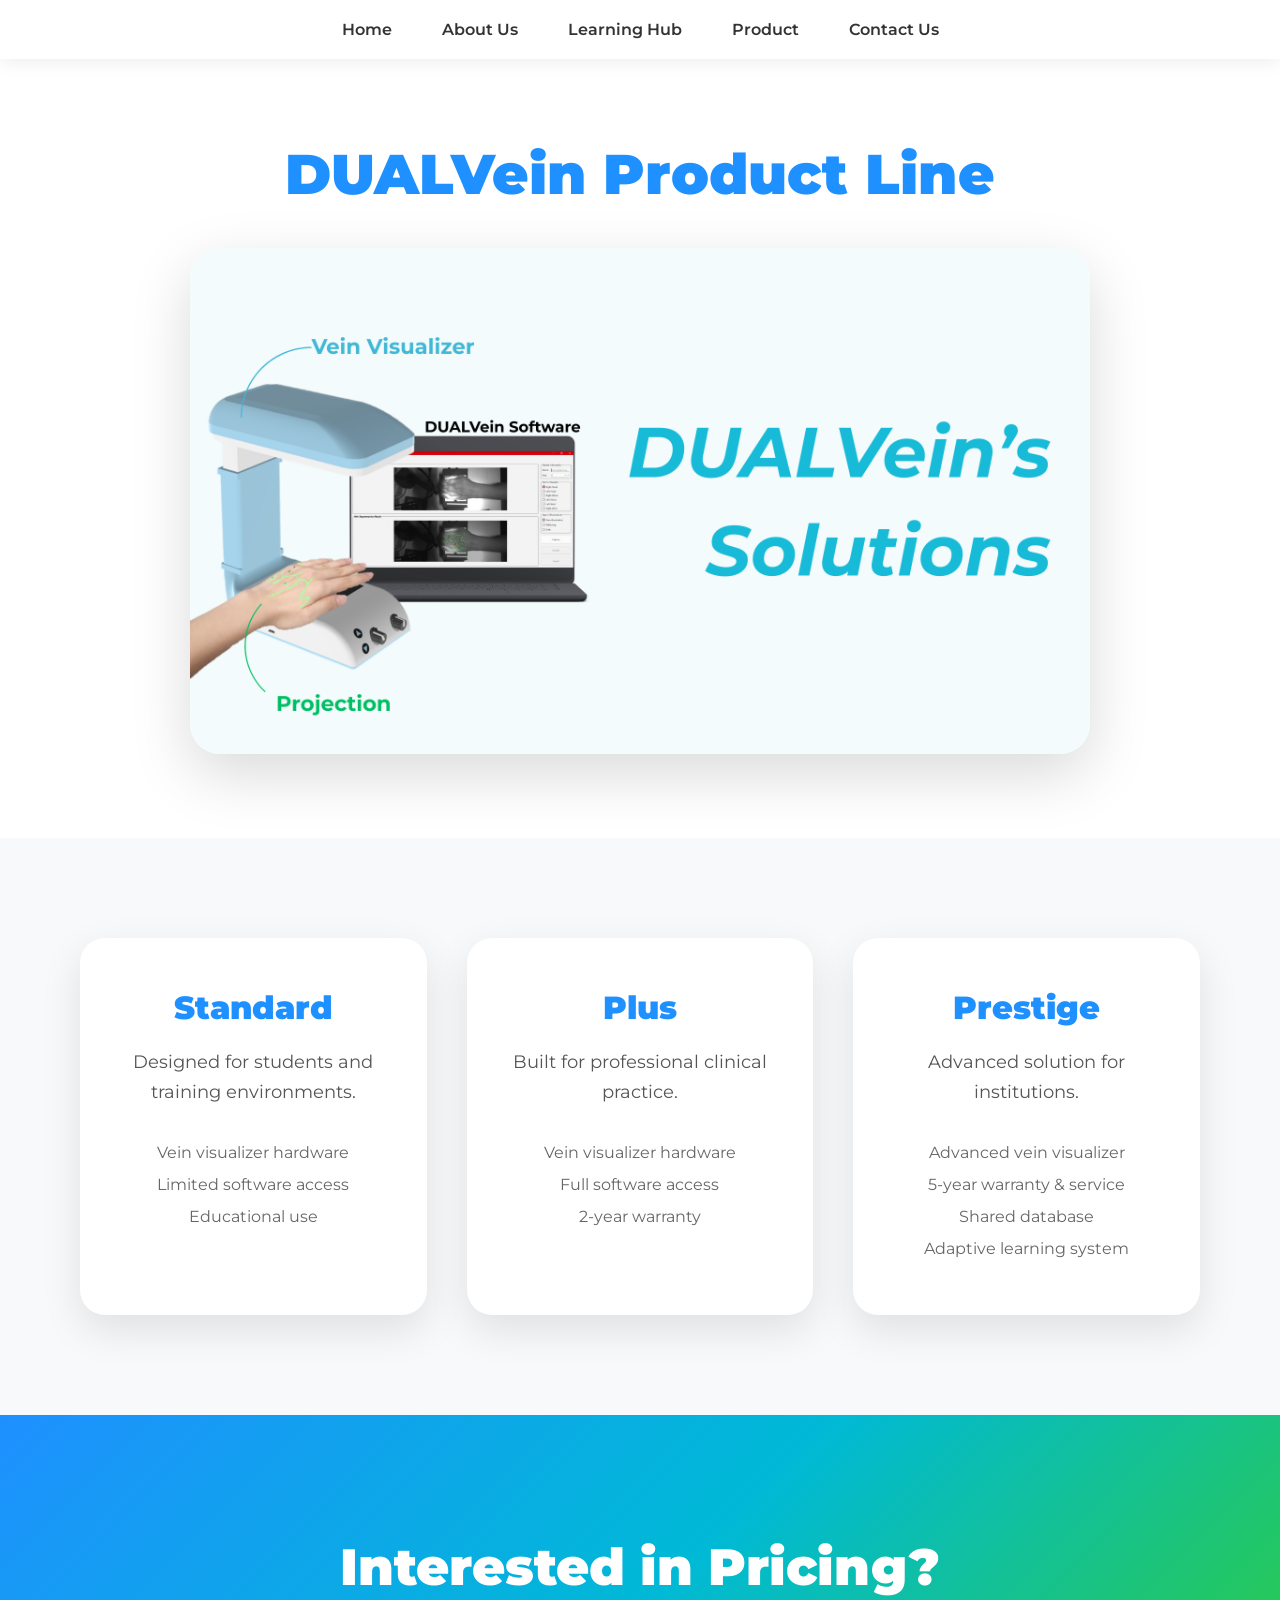
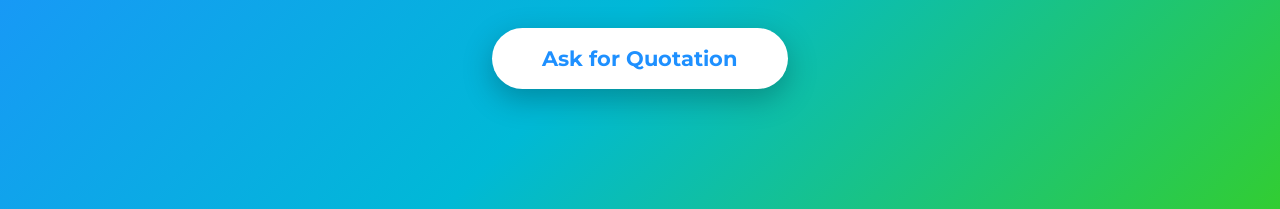
<file: product(2).html>
<!DOCTYPE html>
<html lang="en">
<head>
  <meta charset="UTF-8" />
  <meta name="viewport" content="width=device-width, initial-scale=1.0" />
  <title>Product – DUALVein</title>
  <link href="https://fonts.googleapis.com/css2?family=Montserrat:wght@400;600;700;900&display=swap" rel="stylesheet">
  <style>
    * { margin: 0; padding: 0; box-sizing: border-box; }

    body {
      font-family: 'Montserrat', sans-serif;
      background: #ffffff;
    }

    nav {
      position: fixed;
      top: 0;
      width: 100%;
      background: rgba(255,255,255,0.95);
      backdrop-filter: blur(10px);
      padding: 20px 60px;
      display: flex;
      justify-content: center;
      box-shadow: 0 2px 20px rgba(0,0,0,0.08);
      z-index: 100;
    }

    nav ul {
      display: flex;
      gap: 50px;
      list-style: none;
    }

    nav a {
      text-decoration: none;
      color: #333;
      font-weight: 600;
    }

    nav a:hover { color: #1E90FF; }

    .product-hero {
      padding: 140px 40px 80px;
      text-align: center;
    }

    .product-hero h1 {
      font-size: 3.5rem;
      font-weight: 900;
      color: #1E90FF;
      margin-bottom: 40px;
    }

    .product-image {
      max-width: 900px;
      width: 100%;
      margin: 0 auto;
      border-radius: 30px;
      box-shadow: 0 20px 60px rgba(0,0,0,0.15);
    }

    .tiers-section {
      padding: 100px 80px;
      background: #f8f9fa;
    }

    .tiers-grid {
      display: grid;
      grid-template-columns: repeat(auto-fit, minmax(280px, 1fr));
      gap: 40px;
      max-width: 1200px;
      margin: 0 auto;
    }

    .tier-card {
      background: white;
      padding: 50px 40px;
      border-radius: 25px;
      text-align: center;
      box-shadow: 0 15px 40px rgba(0,0,0,0.1);
      transition: all 0.4s ease;
    }

    .tier-card:hover {
      transform: translateY(-10px);
      box-shadow: 0 25px 60px rgba(30,144,255,0.25);
    }

    .tier-card h2 {
      font-size: 2rem;
      font-weight: 900;
      color: #1E90FF;
      margin-bottom: 20px;
    }

    .tier-card p {
      font-size: 1.1rem;
      color: #555;
      line-height: 1.7;
      margin-bottom: 30px;
    }

    .tier-card ul {
      list-style: none;
      font-size: 1rem;
      color: #666;
      line-height: 2;
    }

    .quote-section {
      padding: 120px 40px;
      text-align: center;
      background: linear-gradient(135deg, #1E90FF, #00B9D6, #32CD32);
      color: white;
    }

    .quote-section h2 {
      font-size: 3.2rem;
      font-weight: 900;
      margin-bottom: 30px;
    }

    .quote-btn {
      display: inline-block;
      background: white;
      color: #1E90FF;
      padding: 18px 50px;
      border-radius: 50px;
      font-size: 1.3rem;
      font-weight: 700;
      text-decoration: none;
      box-shadow: 0 10px 30px rgba(0,0,0,0.25);
      transition: all 0.3s ease;
    }

    .quote-btn:hover {
      transform: translateY(-5px);
      box-shadow: 0 15px 40px rgba(0,0,0,0.35);
    }

    @media (max-width: 768px) {
      .product-hero h1 { font-size: 2.5rem; }
      .tiers-section { padding: 60px 30px; }
    }
  </style>
</head>
<body>

<nav>
  <ul>
    <li><a href="index.html">Home</a></li>
    <li><a href="about.html">About Us</a></li>
    <li><a href="learning.html">Learning Hub</a></li>
    <li><a href="product.html">Product</a></li>
    <li><a href="contact.html">Contact Us</a></li>
  </ul>
</nav>

<section class="product-hero">
  <h1>DUALVein Product Line</h1>
  <img src="assets/Product.png" alt="DUALVein Device" class="product-image">
</section>
<section class="tiers-section">
  <div class="tiers-grid">

    <div class="tier-card">
      <h2>Standard</h2>
      <p>Designed for students and training environments.</p>
      <ul>
        <li>Vein visualizer hardware</li>
        <li>Limited software access</li>
        <li>Educational use</li>
      </ul>
    </div>

    <div class="tier-card">
      <h2>Plus</h2>
      <p>Built for professional clinical practice.</p>
      <ul>
        <li>Vein visualizer hardware</li>
        <li>Full software access</li>
        <li>2-year warranty</li>
      </ul>
    </div>

    <div class="tier-card">
      <h2>Prestige</h2>
      <p>Advanced solution for institutions.</p>
      <ul>
        <li>Advanced vein visualizer</li>
        <li>5-year warranty & service</li>
        <li>Shared database</li>
        <li>Adaptive learning system</li>
      </ul>
    </div>

  </div>
</section>

<section class="quote-section">
  <h2>Interested in Pricing?</h2>
  <a href="contact.html" class="quote-btn">Ask for Quotation</a>
</section>

</body>
</html>
</file>
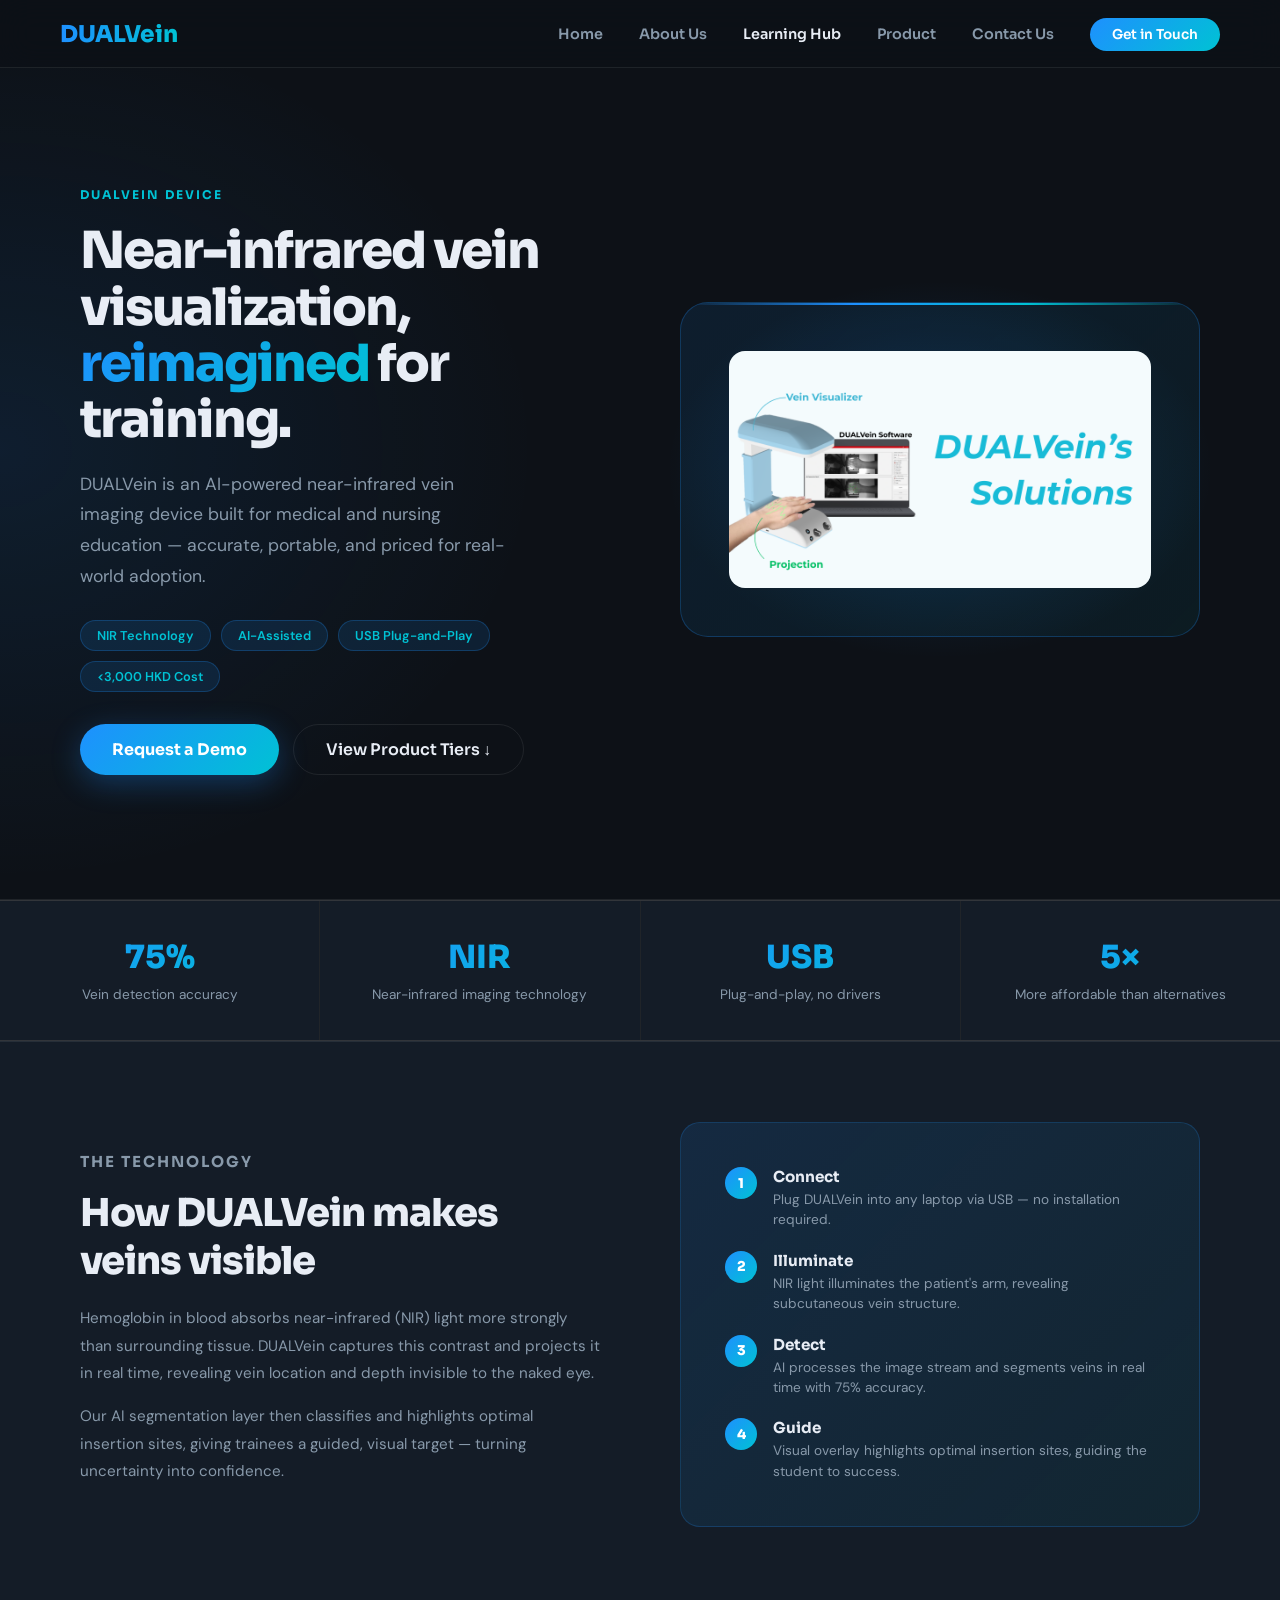
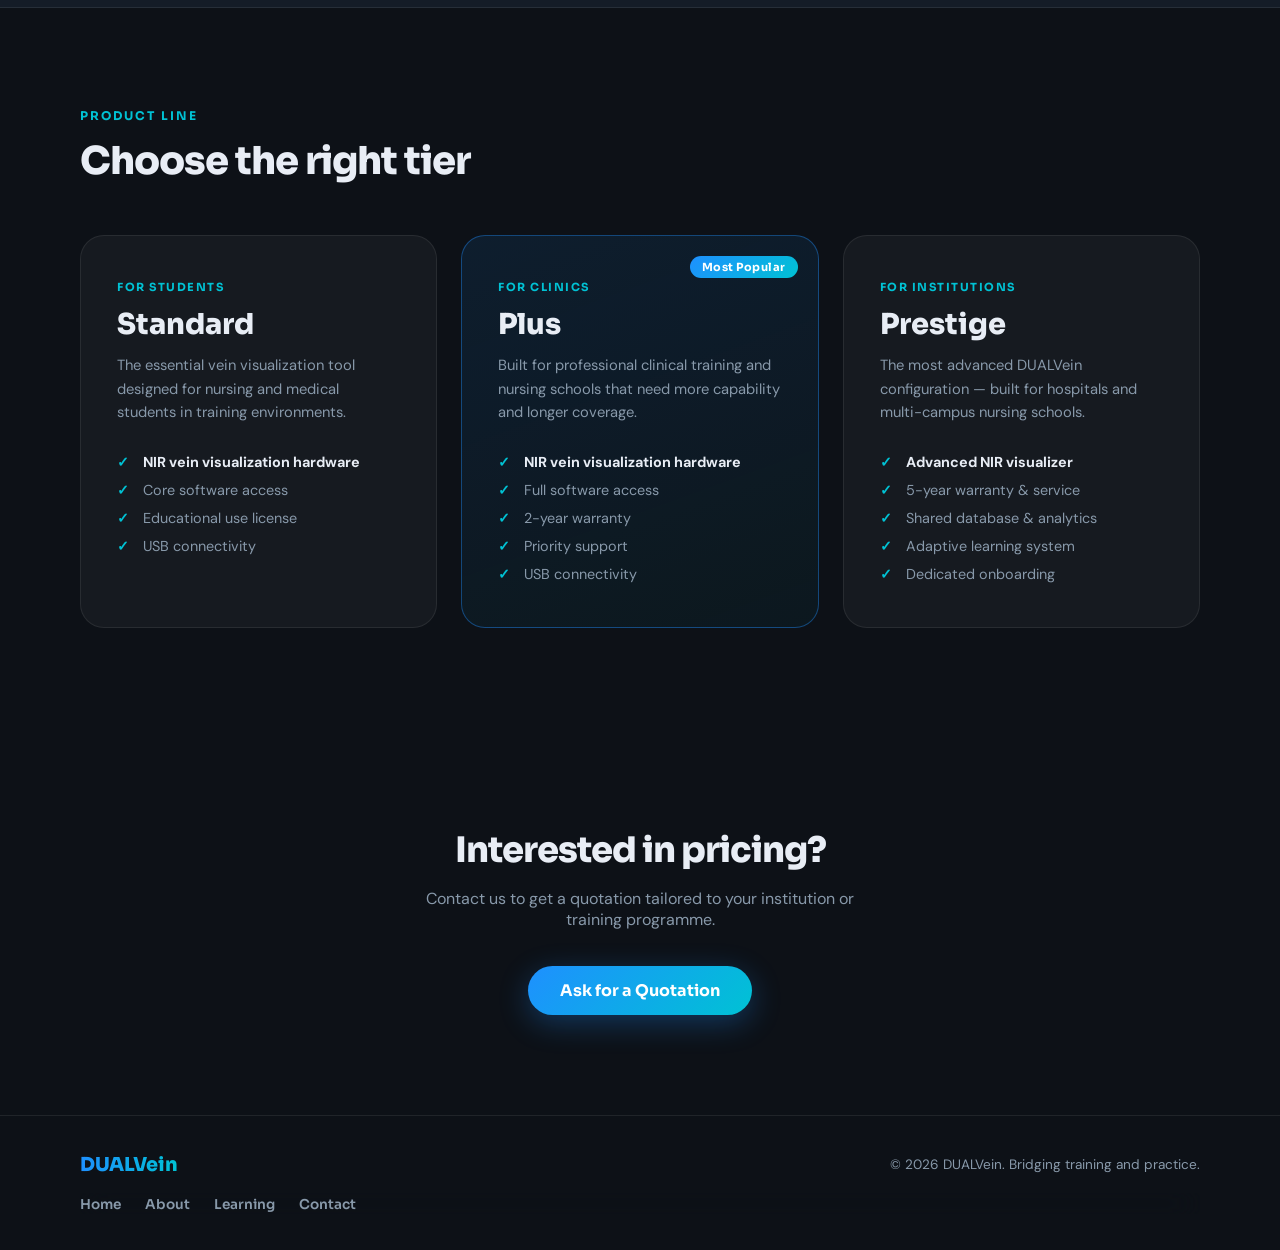
<file: product.html>
<!DOCTYPE html>
<html lang="en">
<head>
<meta charset="UTF-8" />
<meta name="viewport" content="width=device-width, initial-scale=1.0" />
<title>Product – DUALVein</title>
<link href="https://fonts.googleapis.com/css2?family=Sora:wght@300;400;600;700;800&family=DM+Sans:ital,wght@0,400;0,500;1,400&display=swap" rel="stylesheet">
<style>
:root {
  --blue: #1E90FF;
  --cyan: #00C2D4;
  --green: #2ECC71;
  --dark: #0d1117;
  --mid: #141c27;
  --text: #e8edf5;
  --muted: #8899aa;
  --card-bg: rgba(255,255,255,0.04);
  --border: rgba(255,255,255,0.08);
  --radius: 16px;
}
*, *::before, *::after { margin:0; padding:0; box-sizing:border-box; }
html { scroll-behavior:smooth; }
body { font-family:'DM Sans',sans-serif; background:var(--dark); color:var(--text); overflow-x:hidden; }

/* NAV */
nav {
  position:fixed; top:0; left:0; width:100%;
  background:rgba(13,17,23,.92); backdrop-filter:blur(16px);
  border-bottom:1px solid var(--border);
  padding:0 60px; display:flex; align-items:center; justify-content:space-between;
  height:68px; z-index:200;
}
.nav-logo { font-family:'Sora',sans-serif; font-size:1.45rem; font-weight:800; background:linear-gradient(90deg,var(--blue),var(--cyan)); -webkit-background-clip:text; background-clip:text; -webkit-text-fill-color:transparent; text-decoration:none; }
nav ul { display:flex; gap:36px; list-style:none; align-items:center; }
nav a { font-family:'Sora',sans-serif; text-decoration:none; color:var(--muted); font-size:.9rem; font-weight:600; transition:color .2s; }
nav a:hover, nav a.active { color:var(--text); }
.nav-cta { background:linear-gradient(135deg,var(--blue),var(--cyan)); color:white !important; padding:8px 22px; border-radius:50px; font-size:.85rem !important; }

/* HERO */
.product-hero {
  padding: 140px 80px 100px;
  display: grid;
  grid-template-columns: 1fr 1fr;
  gap: 80px;
  align-items: center;
  background: radial-gradient(ellipse 70% 80% at 0% 50%, rgba(30,144,255,.1), transparent 60%),
              var(--dark);
  border-bottom: 1px solid var(--border);
  min-height: 100vh;
}
.product-hero-text .label { font-family:'Sora',sans-serif; font-size:.75rem; font-weight:700; letter-spacing:2px; color:var(--cyan); text-transform:uppercase; margin-bottom:18px; }
.product-hero-text h1 { font-family:'Sora',sans-serif; font-size:clamp(2.5rem,4vw,3.8rem); font-weight:800; letter-spacing:-2px; line-height:1.1; }
.product-hero-text h1 .grad { background:linear-gradient(135deg,var(--blue),var(--cyan)); -webkit-background-clip:text; background-clip:text; -webkit-text-fill-color:transparent; }
.product-hero-text p { color:var(--muted); font-size:1.1rem; line-height:1.75; margin-top:20px; max-width:440px; }
.hero-chips { display:flex; flex-wrap:wrap; gap:10px; margin-top:28px; }
.chip {
  background:rgba(30,144,255,.12); border:1px solid rgba(30,144,255,.25);
  border-radius:50px; padding:6px 16px;
  font-size:.8rem; font-weight:600; color:var(--cyan);
}
.hero-cta { margin-top:32px; display:flex; gap:14px; flex-wrap:wrap; }
.btn-primary { display:inline-flex; align-items:center; gap:8px; padding:14px 32px; background:linear-gradient(135deg,var(--blue),var(--cyan)); color:white; border-radius:50px; font-family:'Sora',sans-serif; font-weight:700; font-size:1rem; text-decoration:none; box-shadow:0 8px 30px rgba(30,144,255,.3); transition:transform .2s,box-shadow .2s; }
.btn-primary:hover { transform:translateY(-2px); box-shadow:0 12px 40px rgba(30,144,255,.4); }
.btn-ghost { display:inline-flex; align-items:center; gap:8px; padding:14px 32px; background:transparent; color:var(--text); border:1.5px solid var(--border); border-radius:50px; font-family:'Sora',sans-serif; font-weight:600; font-size:1rem; text-decoration:none; transition:border-color .2s,background .2s; }
.btn-ghost:hover { border-color:rgba(255,255,255,.25); background:rgba(255,255,255,.05); }

/* PRODUCT VISUAL */
.product-visual {
  position: relative;
}
.product-glow {
  position:absolute; inset:-40px;
  background: radial-gradient(ellipse 70% 70% at 50% 50%, rgba(30,144,255,.2), transparent 65%);
  pointer-events:none;
}
.product-img-wrap {
  position: relative; z-index:1;
  background: linear-gradient(135deg, rgba(30,144,255,.1), rgba(0,194,212,.06));
  border: 1px solid rgba(30,144,255,.25);
  border-radius: 28px;
  padding: 48px;
  text-align: center;
  overflow: hidden;
}
.product-img-wrap::before {
  content:'';
  position:absolute; top:0; left:0; right:0; height:2px;
  background:linear-gradient(90deg,transparent,var(--blue),var(--cyan),transparent);
}
.product-img-wrap img { max-width:100%; border-radius:16px; display:block; margin:0 auto; }
.product-img-wrap .placeholder-device {
  width: 100%; height: 340px;
  background: linear-gradient(135deg, rgba(30,144,255,.15), rgba(0,194,212,.08));
  border-radius: 16px;
  display: flex; align-items: center; justify-content: center;
  flex-direction: column; gap: 16px;
}
.device-icon { font-size: 5rem; opacity: .6; }
.device-label { font-family:'Sora',sans-serif; font-size:1rem; color:var(--muted); font-weight:600; }

/* SPECS STRIP */
.specs-strip {
  display:grid; grid-template-columns:repeat(4,1fr);
  gap:1px; background:var(--border);
  border-top:1px solid var(--border); border-bottom:1px solid var(--border);
}
.spec-cell { background:var(--mid); padding:36px 28px; text-align:center; }
.spec-cell .spec-val { font-family:'Sora',sans-serif; font-size:2rem; font-weight:800; background:linear-gradient(135deg,var(--blue),var(--cyan)); -webkit-background-clip:text; background-clip:text; -webkit-text-fill-color:transparent; }
.spec-cell .spec-label { color:var(--muted); font-size:.85rem; margin-top:8px; line-height:1.4; }

/* TIERS */
.tiers-section { padding:100px 80px; }
.section-label { font-family:'Sora',sans-serif; font-size:.75rem; font-weight:700; letter-spacing:2px; color:var(--cyan); text-transform:uppercase; margin-bottom:14px; }
.section-title { font-family:'Sora',sans-serif; font-size:clamp(1.8rem,3vw,2.5rem); font-weight:800; letter-spacing:-1px; margin-bottom:50px; }
.tiers-grid { display:grid; grid-template-columns:repeat(3,1fr); gap:24px; }

.tier-card {
  background:var(--card-bg); border:1px solid var(--border);
  border-radius:24px; padding:44px 36px;
  position:relative; overflow:hidden;
  transition:border-color .3s, transform .3s;
  opacity:0; transform:translateY(24px); 
}
.tier-card.show { opacity:1; transform:translateY(0); }
.tier-card:hover { border-color:rgba(30,144,255,.4); transform:translateY(-6px); }
.tier-card.featured {
  border-color:rgba(30,144,255,.4);
  background:linear-gradient(160deg,rgba(30,144,255,.1),rgba(0,194,212,.04));
}
.tier-card.featured::before {
  content:'Most Popular';
  position:absolute; top:20px; right:20px;
  background:linear-gradient(135deg,var(--blue),var(--cyan));
  color:white; font-family:'Sora',sans-serif; font-size:.7rem; font-weight:700;
  padding:4px 12px; border-radius:50px; letter-spacing:.5px;
}
.tier-tag { font-family:'Sora',sans-serif; font-size:.7rem; font-weight:700; letter-spacing:1.5px; color:var(--cyan); text-transform:uppercase; margin-bottom:12px; }
.tier-name { font-family:'Sora',sans-serif; font-size:1.8rem; font-weight:800; margin-bottom:12px; }
.tier-desc { color:var(--muted); font-size:.92rem; line-height:1.6; margin-bottom:28px; }
.tier-features { list-style:none; display:flex; flex-direction:column; gap:10px; }
.tier-features li { display:flex; align-items:center; gap:10px; font-size:.9rem; color:var(--muted); }
.tier-features li::before { content:'✓'; color:var(--cyan); font-weight:700; width:16px; flex-shrink:0; }
.tier-features li strong { color:var(--text); }

/* NIR SECTION */
.nir-section {
  padding:80px;
  background:var(--mid);
  border-top:1px solid var(--border); border-bottom:1px solid var(--border);
  display:grid; grid-template-columns:1fr 1fr; gap:80px; align-items:center;
}
.nir-text .section-label { margin-bottom:14px; }
.nir-text h2 { font-family:'Sora',sans-serif; font-size:clamp(1.8rem,3vw,2.4rem); font-weight:800; letter-spacing:-1px; margin-bottom:20px; }
.nir-text p { color:var(--muted); line-height:1.8; font-size:.95rem; margin-bottom:16px; }
.nir-visual {
  background:linear-gradient(135deg,rgba(30,144,255,.12),rgba(0,194,212,.06));
  border:1px solid rgba(30,144,255,.2);
  border-radius:20px; padding:44px;
}
.nir-steps { list-style:none; display:flex; flex-direction:column; gap:20px; }
.nir-step { display:flex; gap:16px; align-items:flex-start; }
.step-num { width:32px; height:32px; background:linear-gradient(135deg,var(--blue),var(--cyan)); border-radius:50%; display:flex; align-items:center; justify-content:center; font-family:'Sora',sans-serif; font-weight:800; font-size:.85rem; color:white; flex-shrink:0; }
.step-body h4 { font-family:'Sora',sans-serif; font-weight:700; margin-bottom:4px; font-size:.95rem; }
.step-body p { color:var(--muted); font-size:.85rem; line-height:1.5; }

/* CTA */
.cta-section { padding:100px 80px; text-align:center; }
.cta-section h2 { font-family:'Sora',sans-serif; font-size:2.2rem; font-weight:800; letter-spacing:-1px; }
.cta-section p { color:var(--muted); margin:16px auto 36px; max-width:460px; }

/* FOOTER */
footer { background:var(--dark); border-top:1px solid var(--border); padding:36px 80px; display:flex; align-items:center; justify-content:space-between; flex-wrap:wrap; gap:16px; }
.footer-logo { font-family:'Sora',sans-serif; font-weight:800; font-size:1.2rem; background:linear-gradient(90deg,var(--blue),var(--cyan)); -webkit-background-clip:text; background-clip:text; -webkit-text-fill-color:transparent; }
footer p { color:var(--muted); font-size:.85rem; }

@media (max-width:1100px) { .product-hero { grid-template-columns:1fr; padding-top:120px; } }
@media (max-width:900px) {
  nav { padding:0 24px; } nav ul { display:none; }
  .tiers-grid { grid-template-columns:1fr; }
  .tiers-section,.nir-section,.cta-section { padding:60px 24px; }
  .specs-strip { grid-template-columns:1fr 1fr; }
  .nir-section { grid-template-columns:1fr; gap:40px; }
  footer { padding:28px 24px; }
}
</style>
</head>
<body>

<nav>
  <a class="nav-logo" href="index.html">DUALVein</a>
  <ul>
    <li><a href="index.html">Home</a></li>
    <li><a href="about.html">About Us</a></li>
    <li><a href="learning.html" class="active">Learning Hub</a></li>
    <li><a href="product.html">Product</a></li>
    <li><a href="contact.html">Contact Us</a></li>
    <li><a href="contact.html" class="nav-cta">Get in Touch</a></li>
  </ul>
</nav>

<!-- HERO -->
<section class="product-hero">
  <div class="product-hero-text">
    <p class="label">DUALVein Device</p>
    <h1>Near-infrared vein visualization, <span class="grad">reimagined</span> for training.</h1>
    <p>DUALVein is an AI-powered near-infrared vein imaging device built for medical and nursing education — accurate, portable, and priced for real-world adoption.</p>
    <div class="hero-chips">
      <span class="chip">NIR Technology</span>
      <span class="chip">AI-Assisted</span>
      <span class="chip">USB Plug-and-Play</span>
      <span class="chip">&lt;3,000 HKD Cost</span>
    </div>
    <div class="hero-cta">
      <a href="contact.html" class="btn-primary">Request a Demo</a>
      <a href="#tiers" class="btn-ghost">View Product Tiers ↓</a>
    </div>
  </div>
  <div class="product-visual">
    <div class="product-glow"></div>
    <div class="product-img-wrap">
      <!-- Replace with real product image: <img src="assets/Product.png" alt="DUALVein Device"> -->
      <img src="assets/Product.png" alt="DUALVein Device" onerror="this.style.display='none'; this.nextElementSibling.style.display='flex'">
      <div class="placeholder-device" style="display:none;">
        <div class="device-icon">🔬</div>
        <div class="device-label">DUALVein Device</div>
      </div>
    </div>
  </div>
</section>

<!-- SPECS -->
<div class="specs-strip">
  <div class="spec-cell">
    <div class="spec-val">75%</div>
    <div class="spec-label">Vein detection accuracy</div>
  </div>
  <div class="spec-cell">
    <div class="spec-val">NIR</div>
    <div class="spec-label">Near-infrared imaging technology</div>
  </div>
  <div class="spec-cell">
    <div class="spec-val">USB</div>
    <div class="spec-label">Plug-and-play, no drivers</div>
  </div>
  <div class="spec-cell">
    <div class="spec-val">5×</div>
    <div class="spec-label">More affordable than alternatives</div>
  </div>
</div>

<!-- HOW IT WORKS -->
<section class="nir-section">
  <div class="nir-text">
    <p class="section-label">The Technology</p>
    <h2>How DUALVein makes veins visible</h2>
    <p>Hemoglobin in blood absorbs near-infrared (NIR) light more strongly than surrounding tissue. DUALVein captures this contrast and projects it in real time, revealing vein location and depth invisible to the naked eye.</p>
    <p>Our AI segmentation layer then classifies and highlights optimal insertion sites, giving trainees a guided, visual target — turning uncertainty into confidence.</p>
  </div>
  <div class="nir-visual">
    <ol class="nir-steps">
      <li class="nir-step">
        <div class="step-num">1</div>
        <div class="step-body">
          <h4>Connect</h4>
          <p>Plug DUALVein into any laptop via USB — no installation required.</p>
        </div>
      </li>
      <li class="nir-step">
        <div class="step-num">2</div>
        <div class="step-body">
          <h4>Illuminate</h4>
          <p>NIR light illuminates the patient's arm, revealing subcutaneous vein structure.</p>
        </div>
      </li>
      <li class="nir-step">
        <div class="step-num">3</div>
        <div class="step-body">
          <h4>Detect</h4>
          <p>AI processes the image stream and segments veins in real time with 75% accuracy.</p>
        </div>
      </li>
      <li class="nir-step">
        <div class="step-num">4</div>
        <div class="step-body">
          <h4>Guide</h4>
          <p>Visual overlay highlights optimal insertion sites, guiding the student to success.</p>
        </div>
      </li>
    </ol>
  </div>
</section>

<!-- TIERS -->
<section class="tiers-section" id="tiers">
  <p class="section-label">Product Line</p>
  <h2 class="section-title">Choose the right tier</h2>
  <div class="tiers-grid">

    <div class="tier-card" id="tc1">
      <div class="tier-tag">For Students</div>
      <div class="tier-name">Standard</div>
      <div class="tier-desc">The essential vein visualization tool designed for nursing and medical students in training environments.</div>
      <ul class="tier-features">
        <li><strong>NIR vein visualization hardware</strong></li>
        <li>Core software access</li>
        <li>Educational use license</li>
        <li>USB connectivity</li>
      </ul>
    </div>

    <div class="tier-card featured" id="tc2" style="transition-delay:.1s;">
      <div class="tier-tag">For Clinics</div>
      <div class="tier-name">Plus</div>
      <div class="tier-desc">Built for professional clinical training and nursing schools that need more capability and longer coverage.</div>
      <ul class="tier-features">
        <li><strong>NIR vein visualization hardware</strong></li>
        <li>Full software access</li>
        <li>2-year warranty</li>
        <li>Priority support</li>
        <li>USB connectivity</li>
      </ul>
    </div>

    <div class="tier-card" id="tc3" style="transition-delay:.2s;">
      <div class="tier-tag">For Institutions</div>
      <div class="tier-name">Prestige</div>
      <div class="tier-desc">The most advanced DUALVein configuration — built for hospitals and multi-campus nursing schools.</div>
      <ul class="tier-features">
        <li><strong>Advanced NIR visualizer</strong></li>
        <li>5-year warranty &amp; service</li>
        <li>Shared database &amp; analytics</li>
        <li>Adaptive learning system</li>
        <li>Dedicated onboarding</li>
      </ul>
    </div>

  </div>
</section>

<!-- CTA -->
<section class="cta-section">
  <h2>Interested in pricing?</h2>
  <p>Contact us to get a quotation tailored to your institution or training programme.</p>
  <a href="contact.html" class="btn-primary">Ask for a Quotation</a>
</section>

<footer>
  <div class="footer-logo">DUALVein</div>
  <p>© 2026 DUALVein. Bridging training and practice.</p>
  <nav style="position:static;background:none;border:none;padding:0;height:auto;opacity:1;transform:none;">
    <ul style="display:flex;gap:24px;list-style:none;">
      <li><a href="index.html" style="color:var(--muted);font-size:.85rem;text-decoration:none;">Home</a></li>
      <li><a href="about.html" style="color:var(--muted);font-size:.85rem;text-decoration:none;">About</a></li>
      <li><a href="learning.html" style="color:var(--muted);font-size:.85rem;text-decoration:none;">Learning</a></li>
      <li><a href="contact.html" style="color:var(--muted);font-size:.85rem;text-decoration:none;">Contact</a></li>
    </ul>
  </nav>
</footer>

<script>
const obs = new IntersectionObserver(entries => {
  entries.forEach(e => { if (e.isIntersecting) e.target.classList.add('show'); });
}, { threshold: 0.15 });
document.querySelectorAll('.tier-card').forEach(el => obs.observe(el));
</script>
</body>
</html>
</file>
